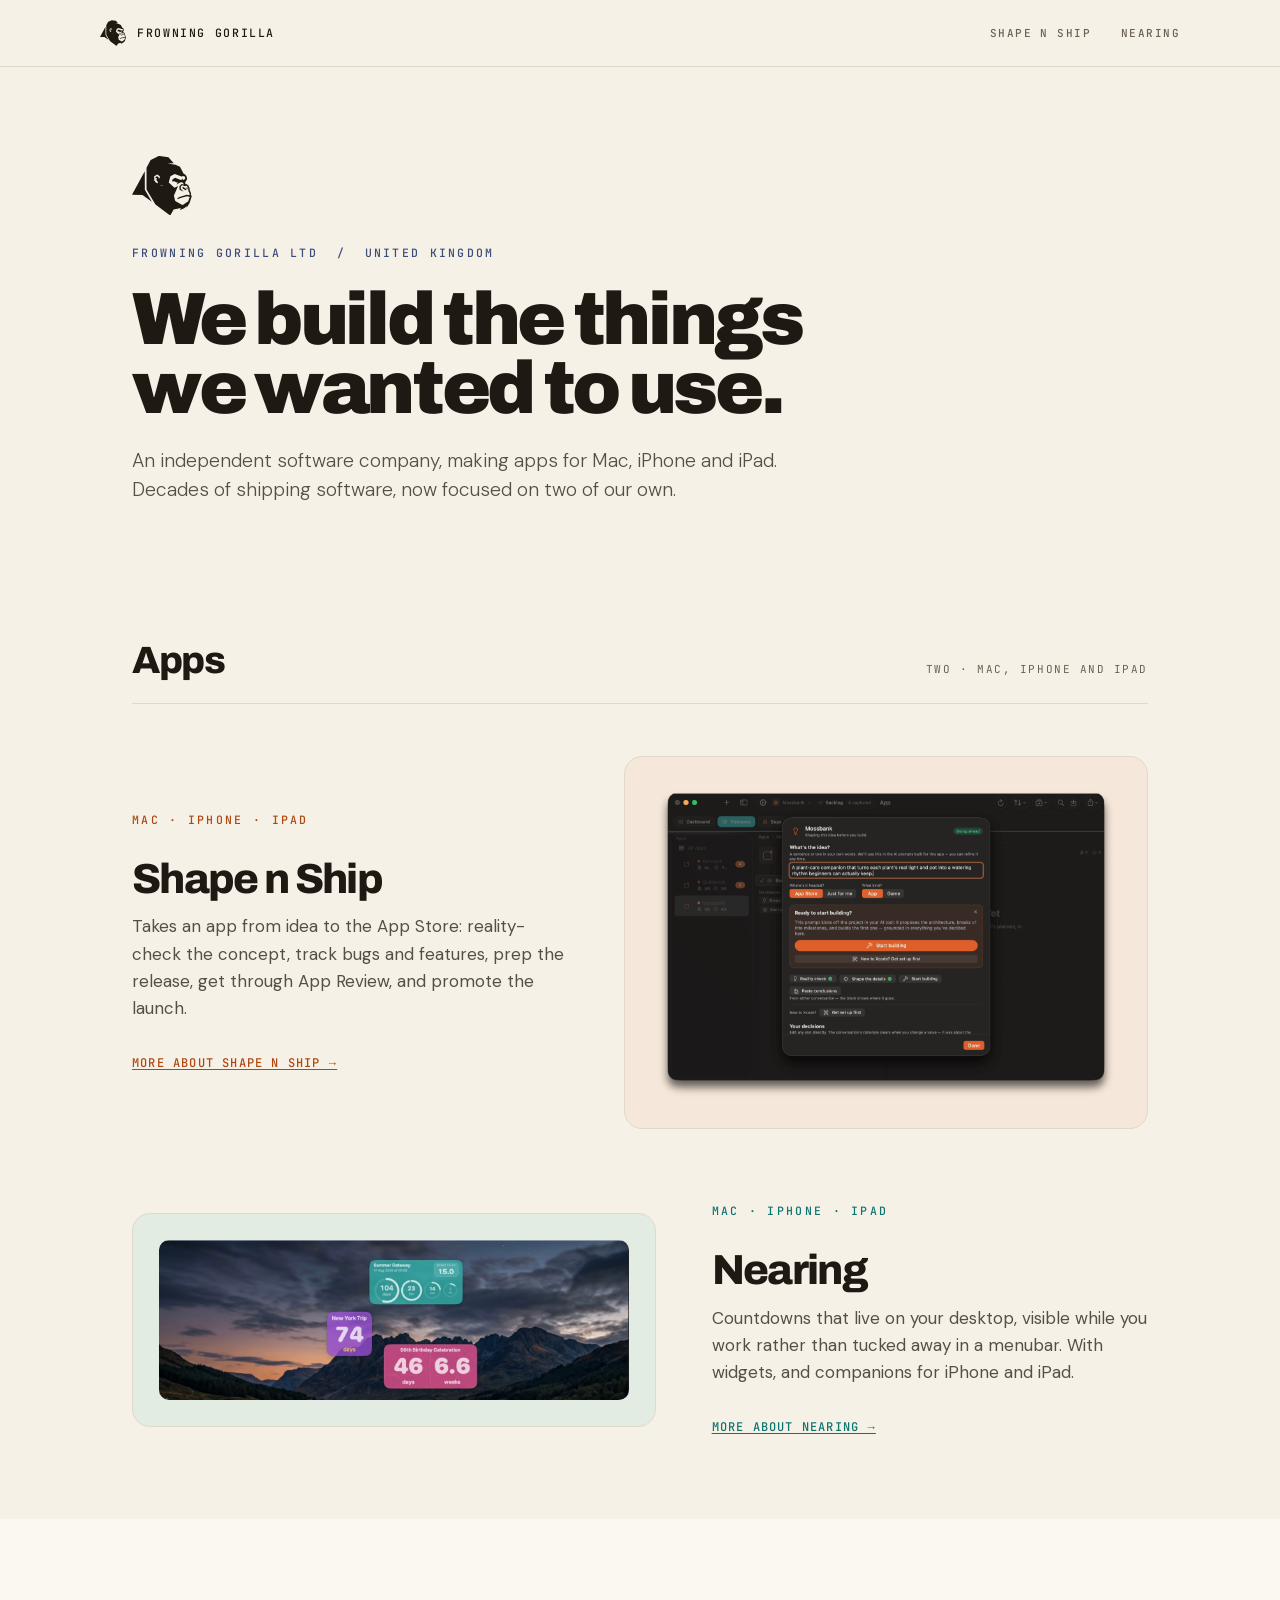
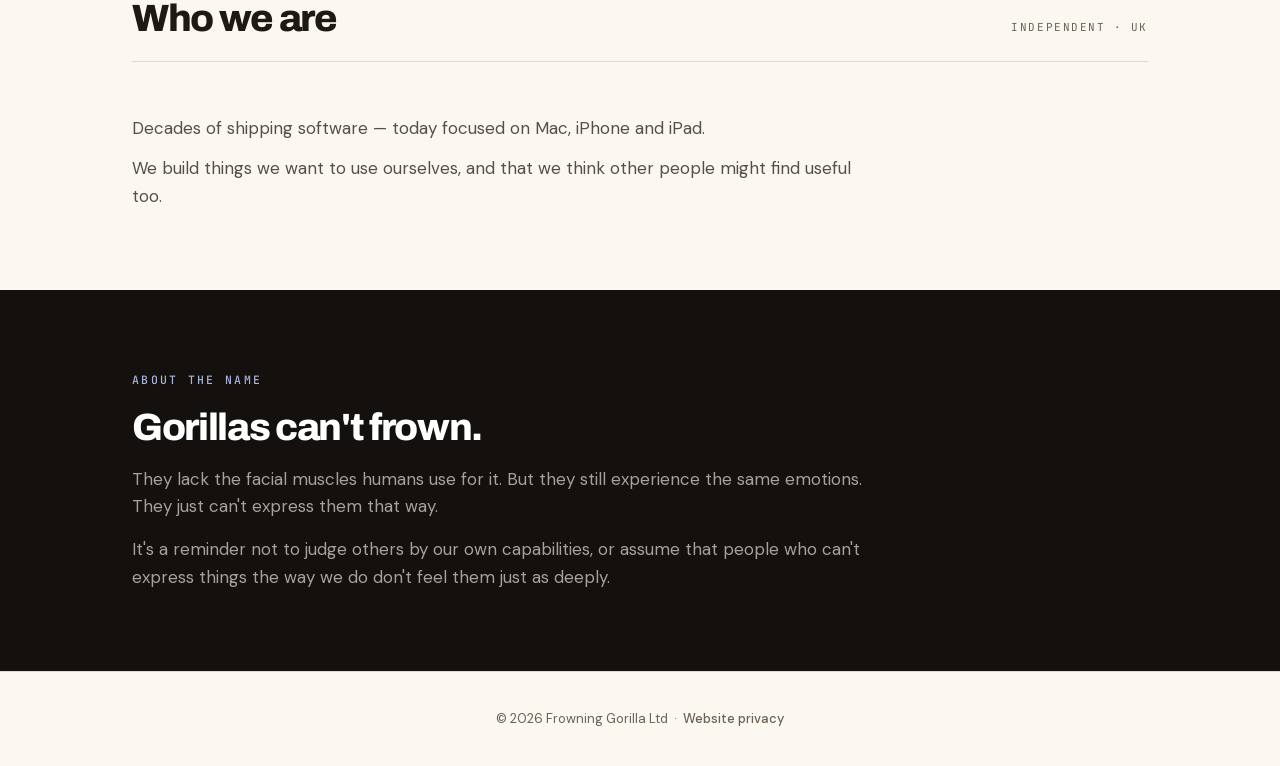
<file: index.html>
<!DOCTYPE html>
<html lang="en-GB">
<head>
  <meta charset="UTF-8">
  <meta name="viewport" content="width=device-width, initial-scale=1.0">
  <title>Frowning Gorilla Ltd — apps for Mac, iPhone and iPad</title>
  <meta name="description" content="Frowning Gorilla Ltd is an independent software company based in the UK, making apps for Mac, iPhone and iPad.">
  <link rel="stylesheet" href="styles.css">
</head>
<!--
  The company front, on the same Dark Studio system as the two landing pages.

  NO <style> BLOCK. This page used to carry one for the logo lockup and the app
  cards; both are now in styles.css under "COMPANY FRONT", because the layout is
  no longer unique to this page — it reuses the .lp-* block that shape-n-ship.html
  and nearing.html share. If a rule is needed here and nowhere else, put it in
  that block and say so; don't restart a local stylesheet.

  NO THEME CLASS on <body> — this is a company page, so it runs on company indigo
  (#3E4C7A). Each app row carries its OWN theme class, which is how the two brand
  accents both appear on one page without either owning it.

  `auto-theme` opts the page into the dark block in styles.css, matching both
  landing pages. The masked logo mark is part of that: the SVG is a navy
  illustration and was invisible on a dark page, so it takes --text now.

  APP STATUS — neither app is on the App Store yet. Availability is expressed
  ONLY by a store badge, never in prose, so publishing is a one-line change.
  When a store link exists, add the badge in the slot marked below and nowhere
  else. If you find yourself editing sentences to announce that an app is
  available, stop — avoiding that is the whole point of this shape.

  Deliberately NOT here: the "Launching soon" status pill the two landing pages
  carry. It would be a third place to edit on launch day, against the one-line
  rule above. The landing pages are where a visitor looking to buy ends up.
-->
<body class="fg auto-theme">

<nav class="site-nav" aria-label="Frowning Gorilla">
  <div class="site-nav-inner">
    <a class="site-nav-home" href="index.html" aria-current="page"><span class="mark" aria-hidden="true"></span>Frowning Gorilla</a>
    <ul>
      <li><a href="shape-n-ship.html">Shape n Ship</a></li>
      <li><a href="nearing.html">Nearing</a></li>
    </ul>
  </div>
</nav>

<header class="lp-hero">
  <div class="lp-wrap">
    <div class="lp-mark" role="img" aria-label="Frowning Gorilla"></div>
    <p class="lp-eyebrow">Frowning Gorilla Ltd &nbsp;/&nbsp; United Kingdom</p>
    <h1>We build the things we wanted to use.</h1>
    <p class="lp-lede">An independent software company, making apps for Mac, iPhone and iPad. Decades of shipping software, now focused on two of our own.</p>
  </div>
</header>

<main class="lp-main">

  <section class="lp-section">
    <div class="lp-wrap">
      <div class="lp-head">
        <h2>Apps</h2>
        <span class="note">Two &middot; Mac, iPhone and iPad</span>
      </div>

      <!--
        Each row carries its own theme class, so its eyebrow, link and the tint
        behind its screenshot come from that app's accent. See FIX 2 in
        styles.css for why a nested theme class needs the descendant selectors.

        The screenshots are the two apps' signature views, and each is framed by
        the stage rather than by itself — one is a transparent window capture,
        the other an opaque JPEG, and on their own pages they use different
        rules. See .lp-app-stage.
      -->
      <article class="lp-app theme-shape-n-ship">
        <div class="lp-app-copy">
          <p class="lp-eyebrow">Mac &middot; iPhone &middot; iPad</p>
          <h3>Shape n Ship</h3>
          <p>Takes an app from idea to the App Store: reality-check the concept, track bugs and features, prep the release, get through App Review, and promote the launch.</p>
          <p class="lp-app-link"><a href="shape-n-ship.html">More about Shape n Ship &rarr;</a></p>
          <!-- STORE BADGE SLOT — add here when a link exists. Nothing else changes. -->
        </div>
        <div class="lp-app-stage">
          <img src="shape-n-ship-concept-wizard.png" width="1474" height="1004" loading="lazy"
               alt="Shape n Ship's concept wizard, scoring an app idea against demand, competition and effort before any code is written">
        </div>
      </article>

      <article class="lp-app flip theme-nearing">
        <div class="lp-app-copy">
          <p class="lp-eyebrow">Mac &middot; iPhone &middot; iPad</p>
          <h3>Nearing</h3>
          <p>Countdowns that live on your desktop, visible while you work rather than tucked away in a menubar. With widgets, and companions for iPhone and iPad.</p>
          <p class="lp-app-link"><a href="nearing.html">More about Nearing &rarr;</a></p>
          <!-- STORE BADGE SLOT — add here when a link exists. Nothing else changes. -->
        </div>
        <div class="lp-app-stage">
          <img src="nearing-countdowns.jpg" width="1320" height="450" loading="lazy"
               alt="Three Nearing countdowns floating on a Mac desktop, in teal, purple and pink, each with rings for days, hours and minutes">
        </div>
      </article>

    </div>
  </section>

  <section class="lp-section alt">
    <div class="lp-wrap">
      <div class="lp-head">
        <h2>Who we are</h2>
        <span class="note">Independent &middot; UK</span>
      </div>
      <div class="lp-prose">
        <p>Decades of shipping software — today focused on Mac, iPhone and iPad.</p>
        <p>We build things we want to use ourselves, and that we think other people might find useful too.</p>
      </div>
    </div>
  </section>

  <!-- The one piece of storytelling on the site, so it gets the band rather
       than a third plain section. One column, no image — see .lp-band-solo. -->
  <section class="lp-band">
    <div class="lp-wrap">
      <div class="lp-band-solo">
        <p class="lp-eyebrow">About the name</p>
        <h2>Gorillas can't frown.</h2>
        <p>They lack the facial muscles humans use for it. But they still experience the same emotions. They just can't express them that way.</p>
        <p>It's a reminder not to judge others by our own capabilities, or assume that people who can't express things the way we do don't feel them just as deeply.</p>
      </div>
    </div>
  </section>

</main>

<footer class="lp-footer">
  <div class="lp-wrap">
    <p>© 2026 Frowning Gorilla Ltd &nbsp;·&nbsp; <a href="site-privacy.html">Website privacy</a></p>
  </div>
</footer>

</body>
</html>
</file>
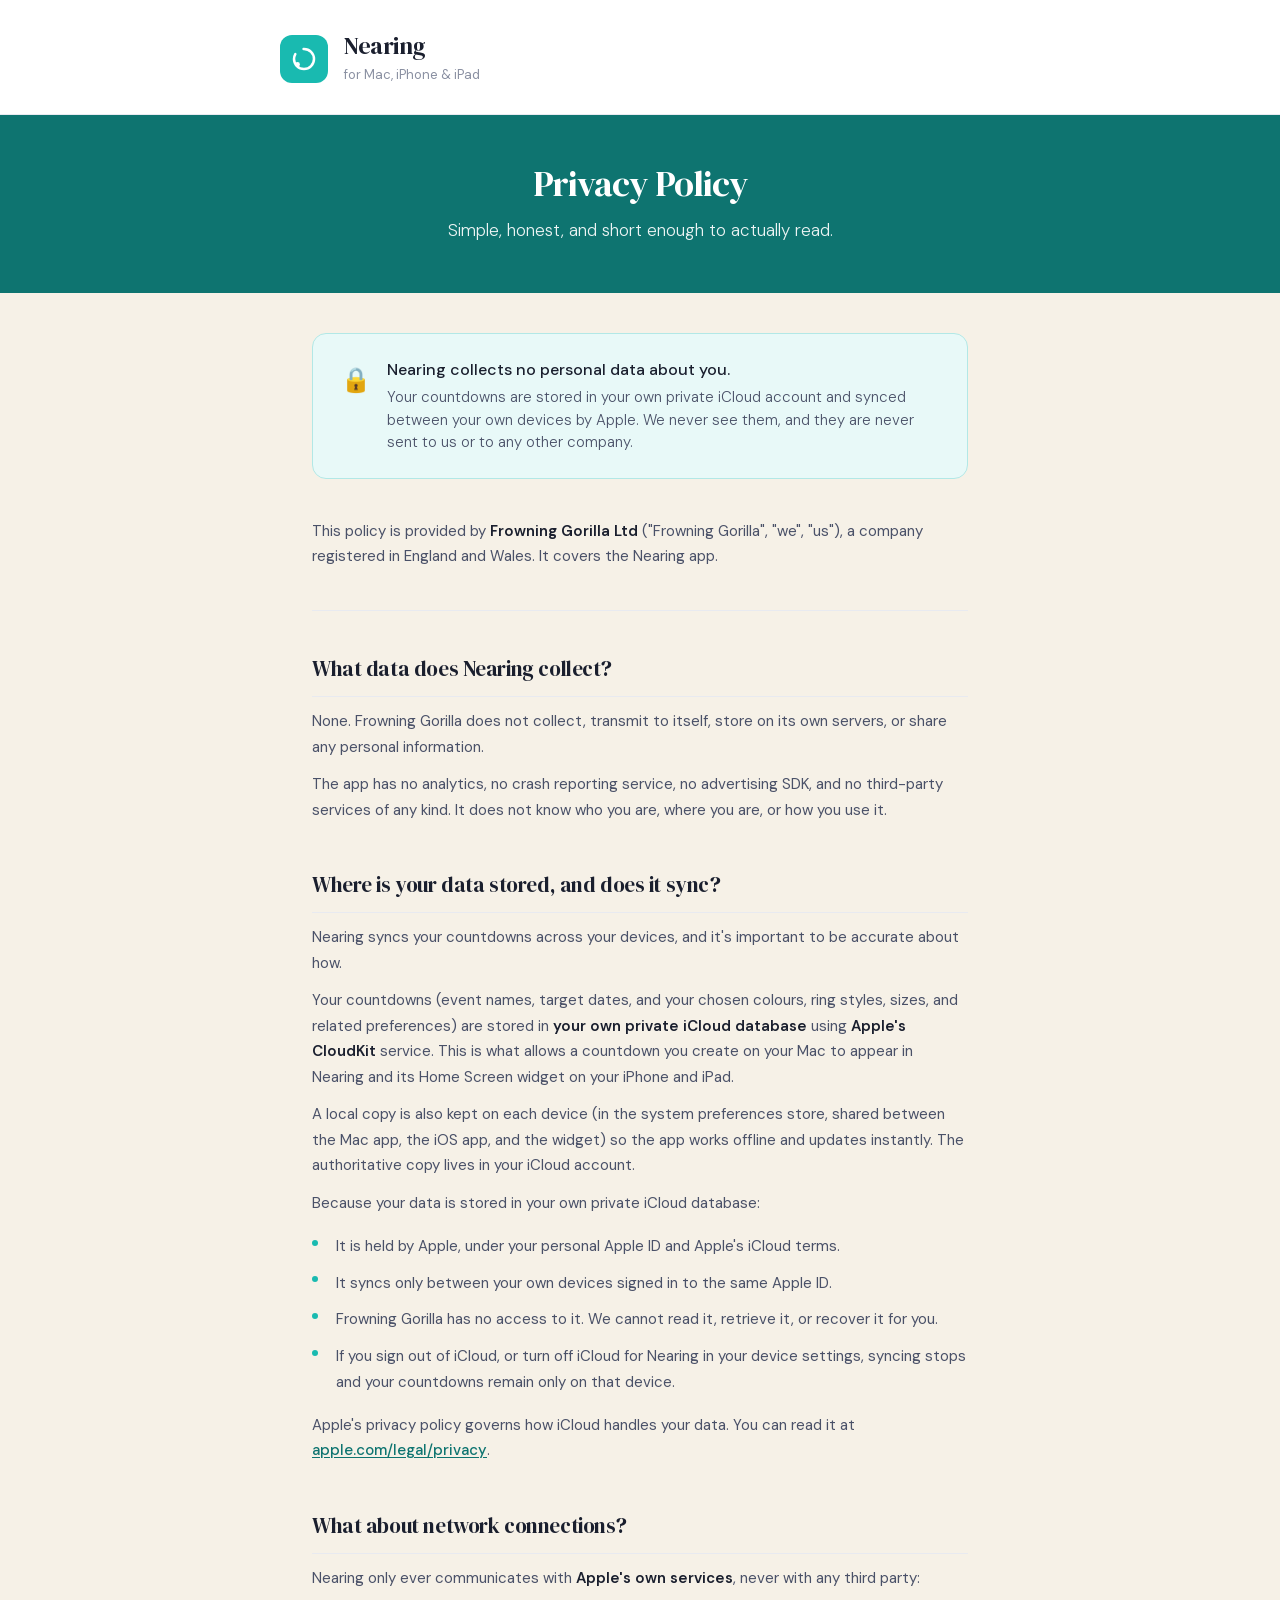
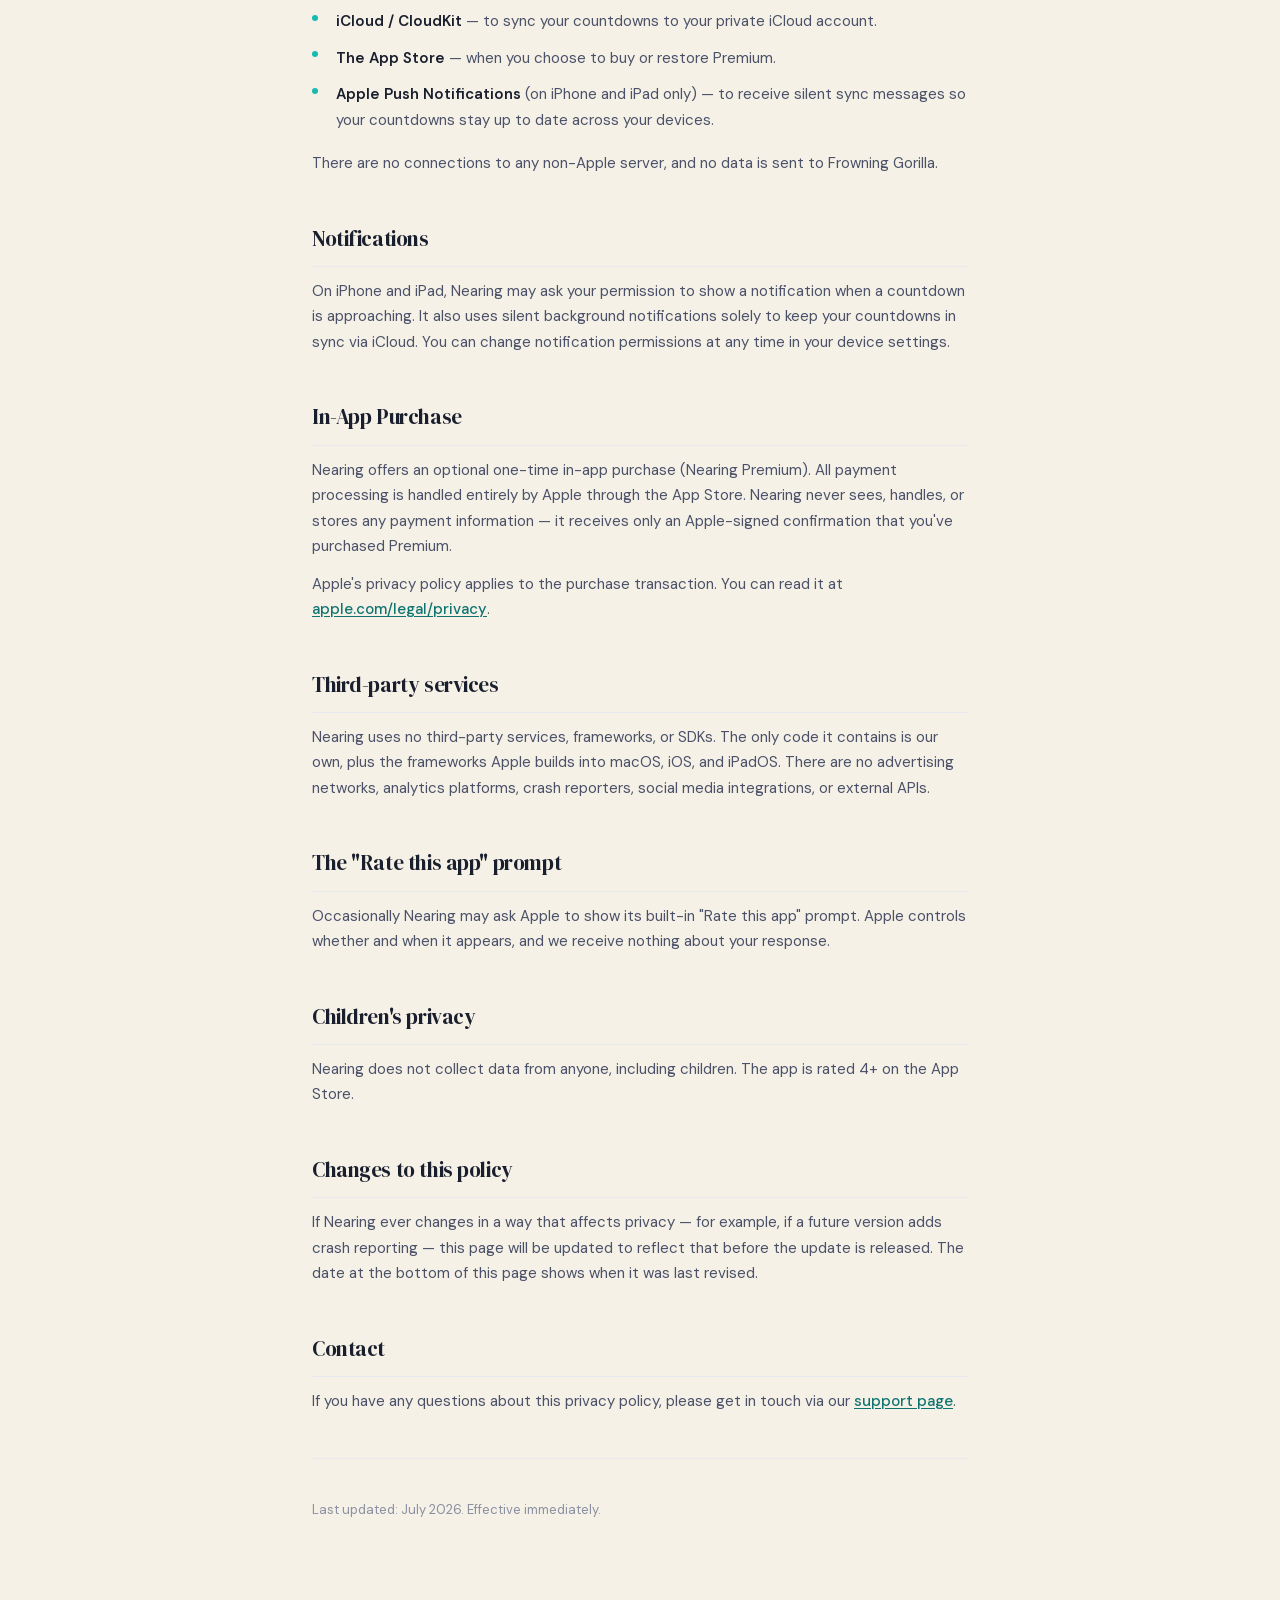
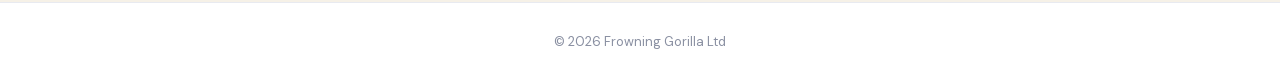
<file: nearing-privacy.html>
<!DOCTYPE html>
<html lang="en">
<head>
  <meta charset="UTF-8">
  <meta name="viewport" content="width=device-width, initial-scale=1.0">
  <title>Privacy Policy — Nearing</title>
  <link rel="stylesheet" href="styles.css">
</head>
<body class="fg theme-nearing">

<header>
  <div class="header-inner">
    <div class="app-icon">
      <!-- Countdown ring mark in SVG -->
      <svg viewBox="0 0 28 28" fill="none" xmlns="http://www.w3.org/2000/svg">
        <circle cx="14" cy="14" r="10" stroke="white" stroke-width="2.5"
                stroke-linecap="round" stroke-dasharray="52 10"
                transform="rotate(-90 14 14)"/>
        <circle cx="7.5" cy="19.5" r="2.4" fill="white"/>
      </svg>
    </div>
    <div class="header-text">
      <h1><a href="nearing.html">Nearing</a></h1>
      <p>for Mac, iPhone &amp; iPad</p>
    </div>
  </div>
</header>

<div class="hero">
  <h2>Privacy Policy</h2>
  <p>Simple, honest, and short enough to actually read.</p>
</div>

<div class="callout">
  <div class="callout-card">
    <div class="icon">🔒</div>
    <p>
      Nearing collects no personal data about you.
      <span>Your countdowns are stored in your own private iCloud account and synced between your own devices by Apple. We never see them, and they are never sent to us or to any other company.</span>
    </p>
  </div>
</div>

<main>

  <div class="intro">
    <p>This policy is provided by <strong>Frowning Gorilla Ltd</strong> ("Frowning Gorilla", "we", "us"), a company registered in England and Wales. It covers the Nearing app.</p>
  </div>

  <hr class="rule">

  <section>
    <h3>What data does Nearing collect?</h3>
    <p>None. Frowning Gorilla does not collect, transmit to itself, store on its own servers, or share any personal information.</p>
    <p>The app has no analytics, no crash reporting service, no advertising SDK, and no third-party services of any kind. It does not know who you are, where you are, or how you use it.</p>
  </section>

  <section>
    <h3>Where is your data stored, and does it sync?</h3>
    <p>Nearing syncs your countdowns across your devices, and it's important to be accurate about how.</p>
    <p>Your countdowns (event names, target dates, and your chosen colours, ring styles, sizes, and related preferences) are stored in <strong>your own private iCloud database</strong> using <strong>Apple's CloudKit</strong> service. This is what allows a countdown you create on your Mac to appear in Nearing and its Home Screen widget on your iPhone and iPad.</p>
    <p>A local copy is also kept on each device (in the system preferences store, shared between the Mac app, the iOS app, and the widget) so the app works offline and updates instantly. The authoritative copy lives in your iCloud account.</p>
    <p>Because your data is stored in your own private iCloud database:</p>
    <ul>
      <li>It is held by Apple, under your personal Apple ID and Apple's iCloud terms.</li>
      <li>It syncs only between your own devices signed in to the same Apple ID.</li>
      <li>Frowning Gorilla has no access to it. We cannot read it, retrieve it, or recover it for you.</li>
      <li>If you sign out of iCloud, or turn off iCloud for Nearing in your device settings, syncing stops and your countdowns remain only on that device.</li>
    </ul>
    <p>Apple's privacy policy governs how iCloud handles your data. You can read it at <a href="https://www.apple.com/legal/privacy/" target="_blank" rel="noopener">apple.com/legal/privacy</a>.</p>
  </section>

  <section>
    <h3>What about network connections?</h3>
    <p>Nearing only ever communicates with <strong>Apple's own services</strong>, never with any third party:</p>
    <ul>
      <li><strong>iCloud / CloudKit</strong> — to sync your countdowns to your private iCloud account.</li>
      <li><strong>The App Store</strong> — when you choose to buy or restore Premium.</li>
      <li><strong>Apple Push Notifications</strong> (on iPhone and iPad only) — to receive silent sync messages so your countdowns stay up to date across your devices.</li>
    </ul>
    <p>There are no connections to any non-Apple server, and no data is sent to Frowning Gorilla.</p>
  </section>

  <section>
    <h3>Notifications</h3>
    <p>On iPhone and iPad, Nearing may ask your permission to show a notification when a countdown is approaching. It also uses silent background notifications solely to keep your countdowns in sync via iCloud. You can change notification permissions at any time in your device settings.</p>
  </section>

  <section>
    <h3>In-App Purchase</h3>
    <p>Nearing offers an optional one-time in-app purchase (Nearing Premium). All payment processing is handled entirely by Apple through the App Store. Nearing never sees, handles, or stores any payment information — it receives only an Apple-signed confirmation that you've purchased Premium.</p>
    <p>Apple's privacy policy applies to the purchase transaction. You can read it at <a href="https://www.apple.com/legal/privacy/" target="_blank" rel="noopener">apple.com/legal/privacy</a>.</p>
  </section>

  <section>
    <h3>Third-party services</h3>
    <p>Nearing uses no third-party services, frameworks, or SDKs. The only code it contains is our own, plus the frameworks Apple builds into macOS, iOS, and iPadOS. There are no advertising networks, analytics platforms, crash reporters, social media integrations, or external APIs.</p>
  </section>

  <section>
    <h3>The "Rate this app" prompt</h3>
    <p>Occasionally Nearing may ask Apple to show its built-in "Rate this app" prompt. Apple controls whether and when it appears, and we receive nothing about your response.</p>
  </section>

  <section>
    <h3>Children's privacy</h3>
    <p>Nearing does not collect data from anyone, including children. The app is rated 4+ on the App Store.</p>
  </section>

  <section>
    <h3>Changes to this policy</h3>
    <p>If Nearing ever changes in a way that affects privacy — for example, if a future version adds crash reporting — this page will be updated to reflect that before the update is released. The date at the bottom of this page shows when it was last revised.</p>
  </section>

  <section>
    <h3>Contact</h3>
    <p>If you have any questions about this privacy policy, please get in touch via our <a href="nearing-support.html">support page</a>.</p>
  </section>

  <hr class="rule">

  <p style="font-size:0.8125rem; color: var(--ink-soft);">
    Last updated: July 2026. Effective immediately.
  </p>

</main>

<footer>
  <p>© 2026 Frowning Gorilla Ltd</p>
</footer>

</body>
</html>
</file>
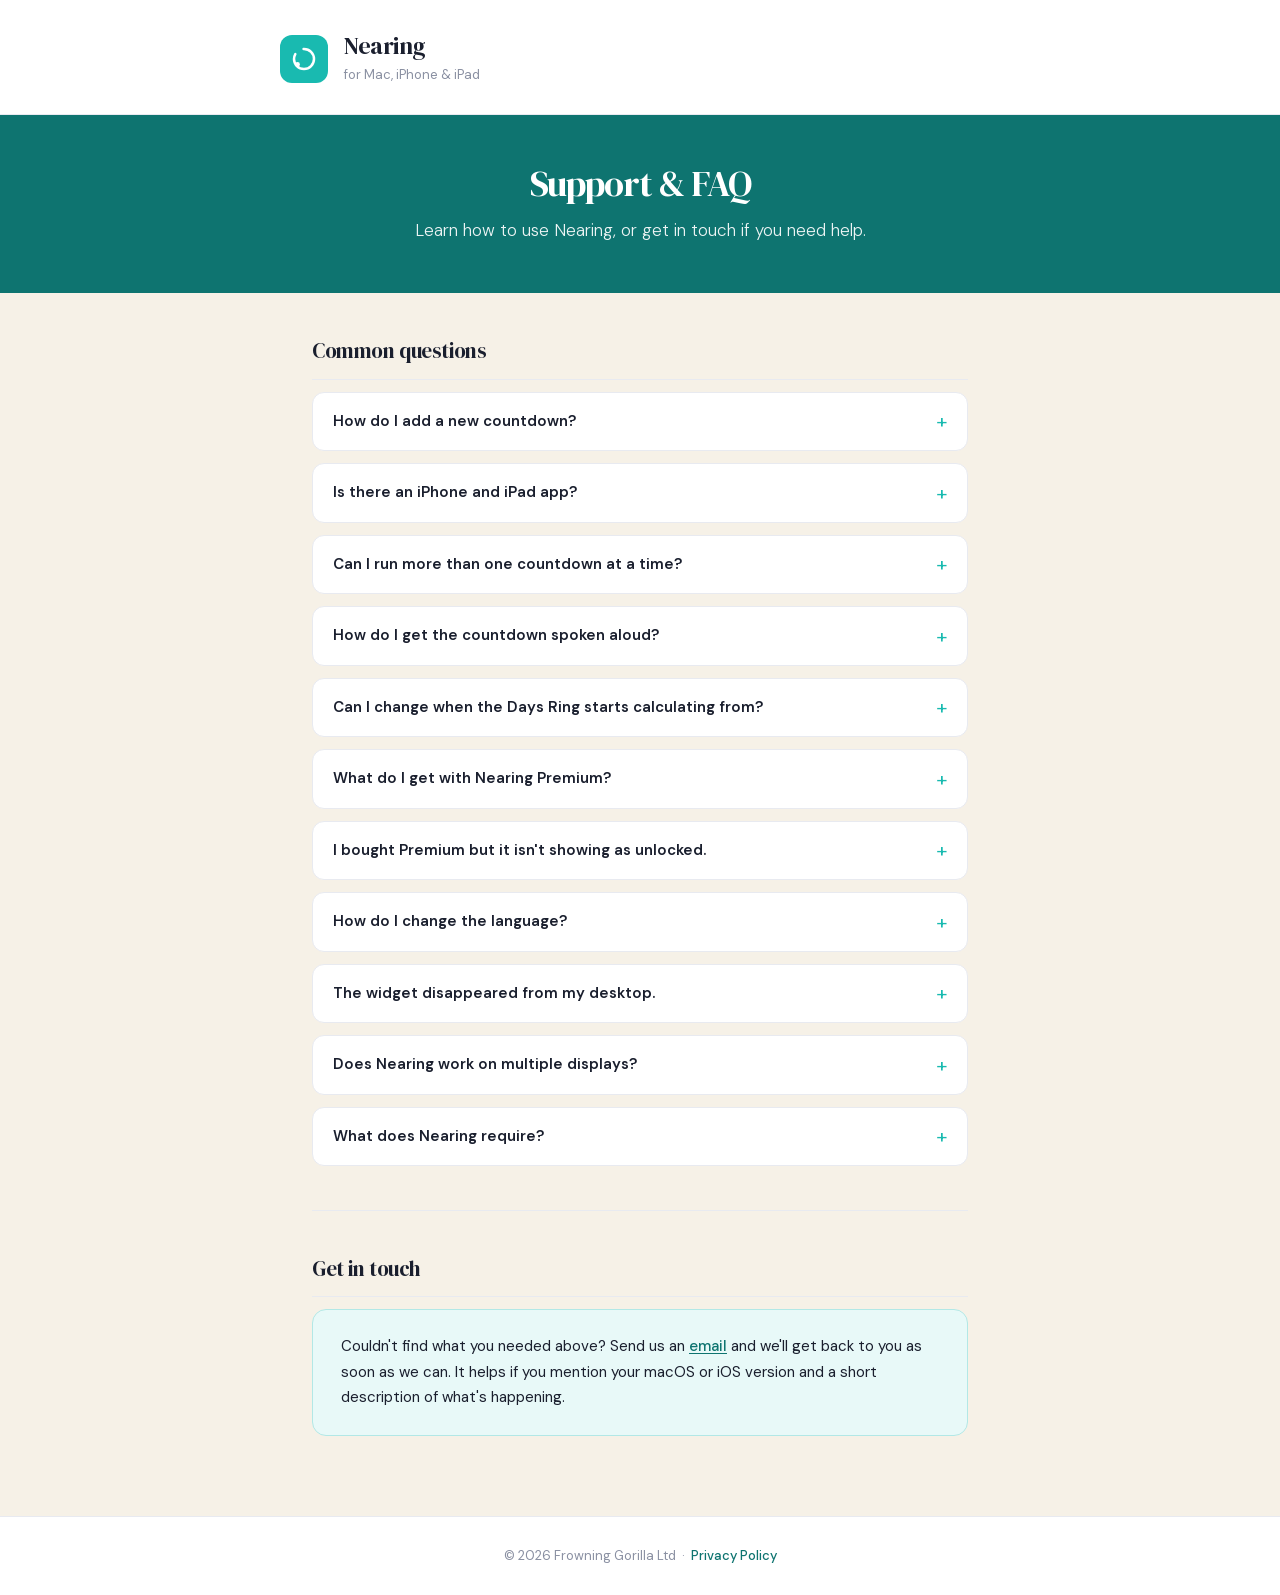
<file: nearing-support.html>
<!DOCTYPE html>
<html lang="en">
<head>
  <meta charset="UTF-8">
  <meta name="viewport" content="width=device-width, initial-scale=1.0">
  <title>Support &amp; FAQ — Nearing</title>
  <link rel="stylesheet" href="styles.css">
</head>
<body class="fg theme-nearing">

<header>
  <div class="header-inner">
    <div class="app-icon">
      <!-- Countdown ring mark in SVG -->
      <svg viewBox="0 0 28 28" fill="none" xmlns="http://www.w3.org/2000/svg">
        <circle cx="14" cy="14" r="10" stroke="white" stroke-width="2.5"
                stroke-linecap="round" stroke-dasharray="52 10"
                transform="rotate(-90 14 14)"/>
        <circle cx="7.5" cy="19.5" r="2.4" fill="white"/>
      </svg>
    </div>
    <div class="header-text">
      <h1><a href="nearing.html">Nearing</a></h1>
      <p>for Mac, iPhone &amp; iPad</p>
    </div>
  </div>
</header>

<div class="hero">
  <h2>Support &amp; FAQ</h2>
  <p>Learn how to use Nearing, or get in touch if you need help.</p>
</div>

<main>

  <section>
    <h3>Common questions</h3>

    <details>
      <summary>How do I add a new countdown?</summary>
      <div class="answer">
        <p>On your Mac, click the gear icon on any floating widget, or use the menu bar (⌘,) to open the Manage Countdowns panel. Click the + button to add a new countdown.</p>
      </div>
    </details>

    <details>
      <summary>Is there an iPhone and iPad app?</summary>
      <div class="answer">
        <p>Yes — Nearing is a single app for Mac, iPhone, and iPad. Install it on your iPhone or iPad, sign in to the same iCloud account as your Mac, and your countdowns appear automatically. You can view them in the app and pin them to your Home Screen as widgets.</p>
        <p>Countdowns are created and edited on your Mac — the iPhone and iPad app is for keeping them in view wherever you are.</p>
      </div>
    </details>

    <details>
      <summary>Can I run more than one countdown at a time?</summary>
      <div class="answer">
        <p>Yes — free users can run up to three simultaneous countdowns. Nearing Premium removes that limit entirely.</p>
      </div>
    </details>

    <details>
      <summary>How do I get the countdown spoken aloud?</summary>
      <div class="answer">
        <p>Nearing can read your remaining time aloud using text-to-speech, adapting what it says based on the time left: reading weeks and days when the event is far off, down to hours, minutes, and seconds on the final day.</p>
        <img src="nearing-announce-countdown.png" alt="Announce countdown settings">
        <p>In the countdown settings, you have two scheduling modes:</p>
        <ul>
          <li><strong>Auto Mode (Default):</strong> Announcements intelligently become more frequent as your event approaches (shifting from weekly, to daily, to hourly, right down to every minute in the final stretch). It also guarantees announcements on major milestones (1 week, 1 day, 1 hour to go).</li>
          <li><strong>Manual Mode:</strong> Turn off "Auto" to set a fixed interval (e.g. Every day, Every hour). If you select "Every day", you can pick the exact time of day you want the announcement.</li>
        </ul>
        <p><strong>Quiet Hours:</strong> When using Manual Mode, you can enable Quiet Hours to prevent announcements during the night or while you are working.</p>
      </div>
    </details>

    <details>
      <summary>Can I change when the Days Ring starts calculating from?</summary>
      <div class="answer">
        <p>Yes. The large outer "Days" ring visually tracks the entire duration of your wait, depleting as your event gets closer. By default, this ring begins calculating from the moment you create the countdown.</p>
        <img src="nearing-days-ring-start-date.png" alt="Days ring custom start date setting">
        <p class="caption">Set any past date to anchor the start of your countdown.</p>
        <img src="nearing-days-ring-in-use.png" alt="Days ring in use on the widget">
        <p class="caption">The days ring depletes based on the total time between the start date and the event date.</p>
        <p>If you've already been waiting a while before adding the event to Nearing, you can set a <strong>custom start date in the past</strong>. This ensures the visual progress of the Days Ring accurately reflects the true length of your wait. To do this, open your countdown settings and adjust the date under the "Days Ring" section.</p>
      </div>
    </details>

    <details>
      <summary>What do I get with Nearing Premium?</summary>
      <div class="answer">
        <p>Nearing Premium is a one-time, lifetime purchase that unlocks the full set of customisation options and removes the free-tier limits. Here is what is included:</p>
        <ul>
          <li><strong>Unlimited countdowns:</strong> Free users can create up to 3 countdowns. Premium removes the limit, so you can track as many events as you like — birthdays, holidays, deadlines, launches, anniversaries — side by side.</li>
          <li><strong>Every background colour:</strong> The free version comes in teal. Premium unlocks the full palette of 11 background colours, so you can match each countdown to the mood of the event — warm yellow for a holiday, deep indigo for a launch, classic black for a formal occasion.</li>
          <li><strong>Rainbow and single-colour rings:</strong> By default, ring colours adjust automatically to suit the background. Premium adds two extra ring styles: a vibrant rainbow palette and a single-colour override, letting you fine-tune the look of each widget.</li>
          <li><strong>Compact widget size:</strong> The standard widget shows four rings side by side. Premium adds a compact size — a smaller, square widget that highlights the headline number, ideal for tucking into the corner of your screen.</li>
          <li><strong>Adjustable opacity:</strong> Free widgets are fully opaque. With Premium you can dial each widget's transparency up or down, so it blends gently into your desktop instead of dominating it.</li>
          <li><strong>A cleaner interface:</strong> Upgrade prompts and reminders disappear once you're on Premium, leaving a tidier Manage Countdowns window.</li>
        </ul>
        <p><strong>A few other things worth knowing:</strong></p>
        <ul>
          <li>It's a one-time purchase. No subscription, no renewals — buy it once and it's yours for good.</li>
          <li>One purchase covers everything. Nearing is a single app across Mac, iPhone, and iPad — buy Premium once and it applies everywhere.</li>
          <li>Family Sharing is supported. Anyone in your Family Sharing group gets Premium too.</li>
          <li>Restore on any device. Signed in with the same Apple Account? Just open the upgrade screen and tap Restore to bring your purchase across.</li>
        </ul>
        <p><em>Note: Spoken countdown announcements, large-text mode, always-on-top, and the celebration animation when a countdown completes remain free and unchanged for everyone.</em></p>
      </div>
    </details>

    <details>
      <summary>I bought Premium but it isn't showing as unlocked.</summary>
      <div class="answer">
        <p>Open the Manage Countdowns panel and tap <strong>Restore Purchase</strong> at the bottom of the window. This syncs your purchase with the App Store and should unlock Premium immediately. If the problem persists, please get in touch below.</p>
      </div>
    </details>

    <details>
      <summary>How do I change the language?</summary>
      <div class="answer">
        <p>Open the Manage Countdowns panel (⌘,). At the bottom of the window there's a language picker. Changing the language requires a relaunch — Nearing will prompt you to restart automatically.</p>
      </div>
    </details>

    <details>
      <summary>The widget disappeared from my desktop.</summary>
      <div class="answer">
        <p>Nearing's Mac widgets are floating windows — they can sometimes end up off-screen if your display configuration changes. Open the Manage Countdowns panel, delete the affected countdown, and add it again. Your settings will need to be re-entered but the countdown will reappear.</p>
      </div>
    </details>

    <details>
      <summary>Does Nearing work on multiple displays?</summary>
      <div class="answer">
        <p>Yes — you can drag Nearing's widgets to any connected display. Their position is saved per-display when possible.</p>
      </div>
    </details>

    <details>
      <summary>What does Nearing require?</summary>
      <div class="answer">
        <p>Nearing requires macOS 13 Ventura or later on the Mac, and iOS 17 or later on iPhone and iPad.</p>
      </div>
    </details>

  </section>

  <hr class="rule">

  <section>
    <h3>Get in touch</h3>
    <div class="contact-card">
      <p>Couldn't find what you needed above? Send us an <a id="contact-email" href="#">email</a> and we'll get back to you as soon as we can. It helps if you mention your macOS or iOS version and a short description of what's happening.</p>
    </div>
    <!-- Contact is an email link, obfuscated by the script at the foot of the page.
         The site has no forms and no form service — see site-privacy.html. -->
  </section>

</main>

<footer>
  <p>© 2026 Frowning Gorilla Ltd &nbsp;·&nbsp; <a href="nearing-privacy.html">Privacy Policy</a></p>
</footer>

<script>
  (function () {
    var user = 'support';
    var domain = 'frowning-gorilla.com';
    var link = document.getElementById('contact-email');
    if (link) {
      link.href = 'mailto:' + user + '@' + domain;
    }
  })();
</script>

</body>
</html>
</file>
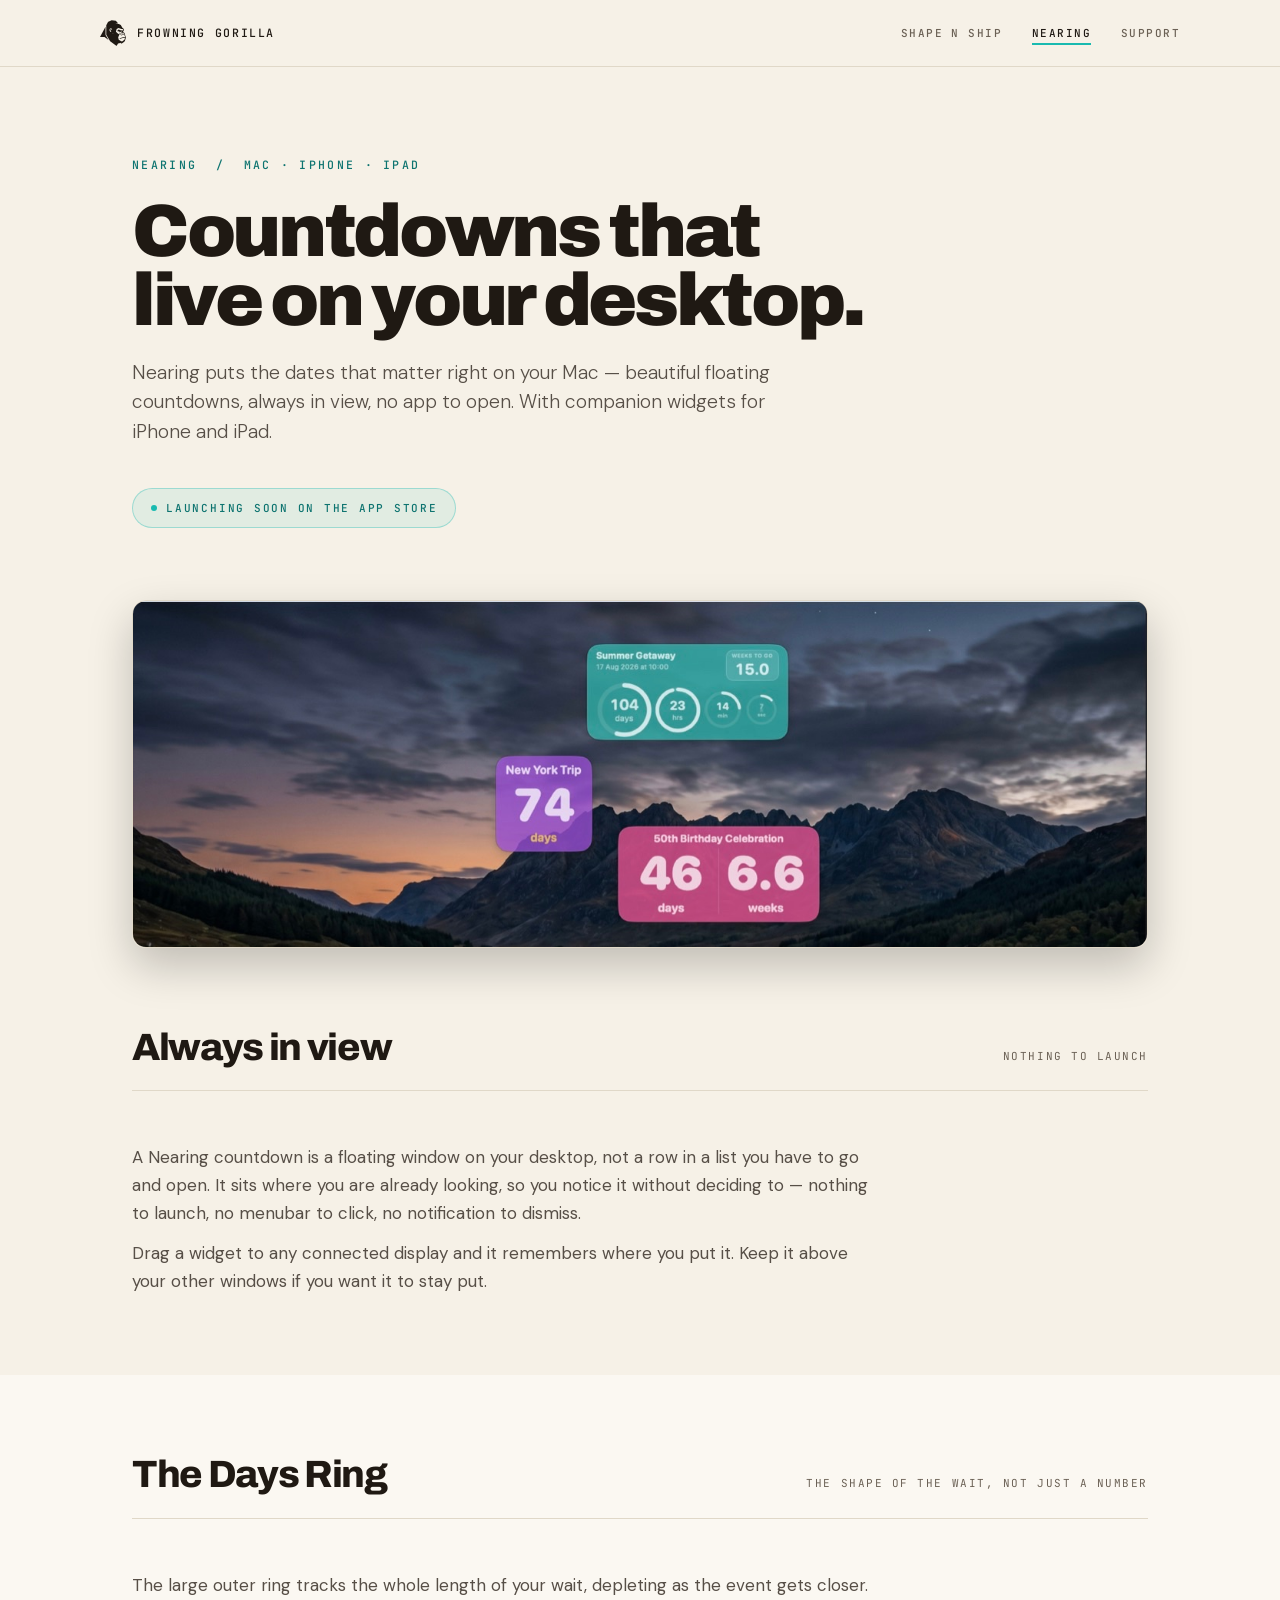
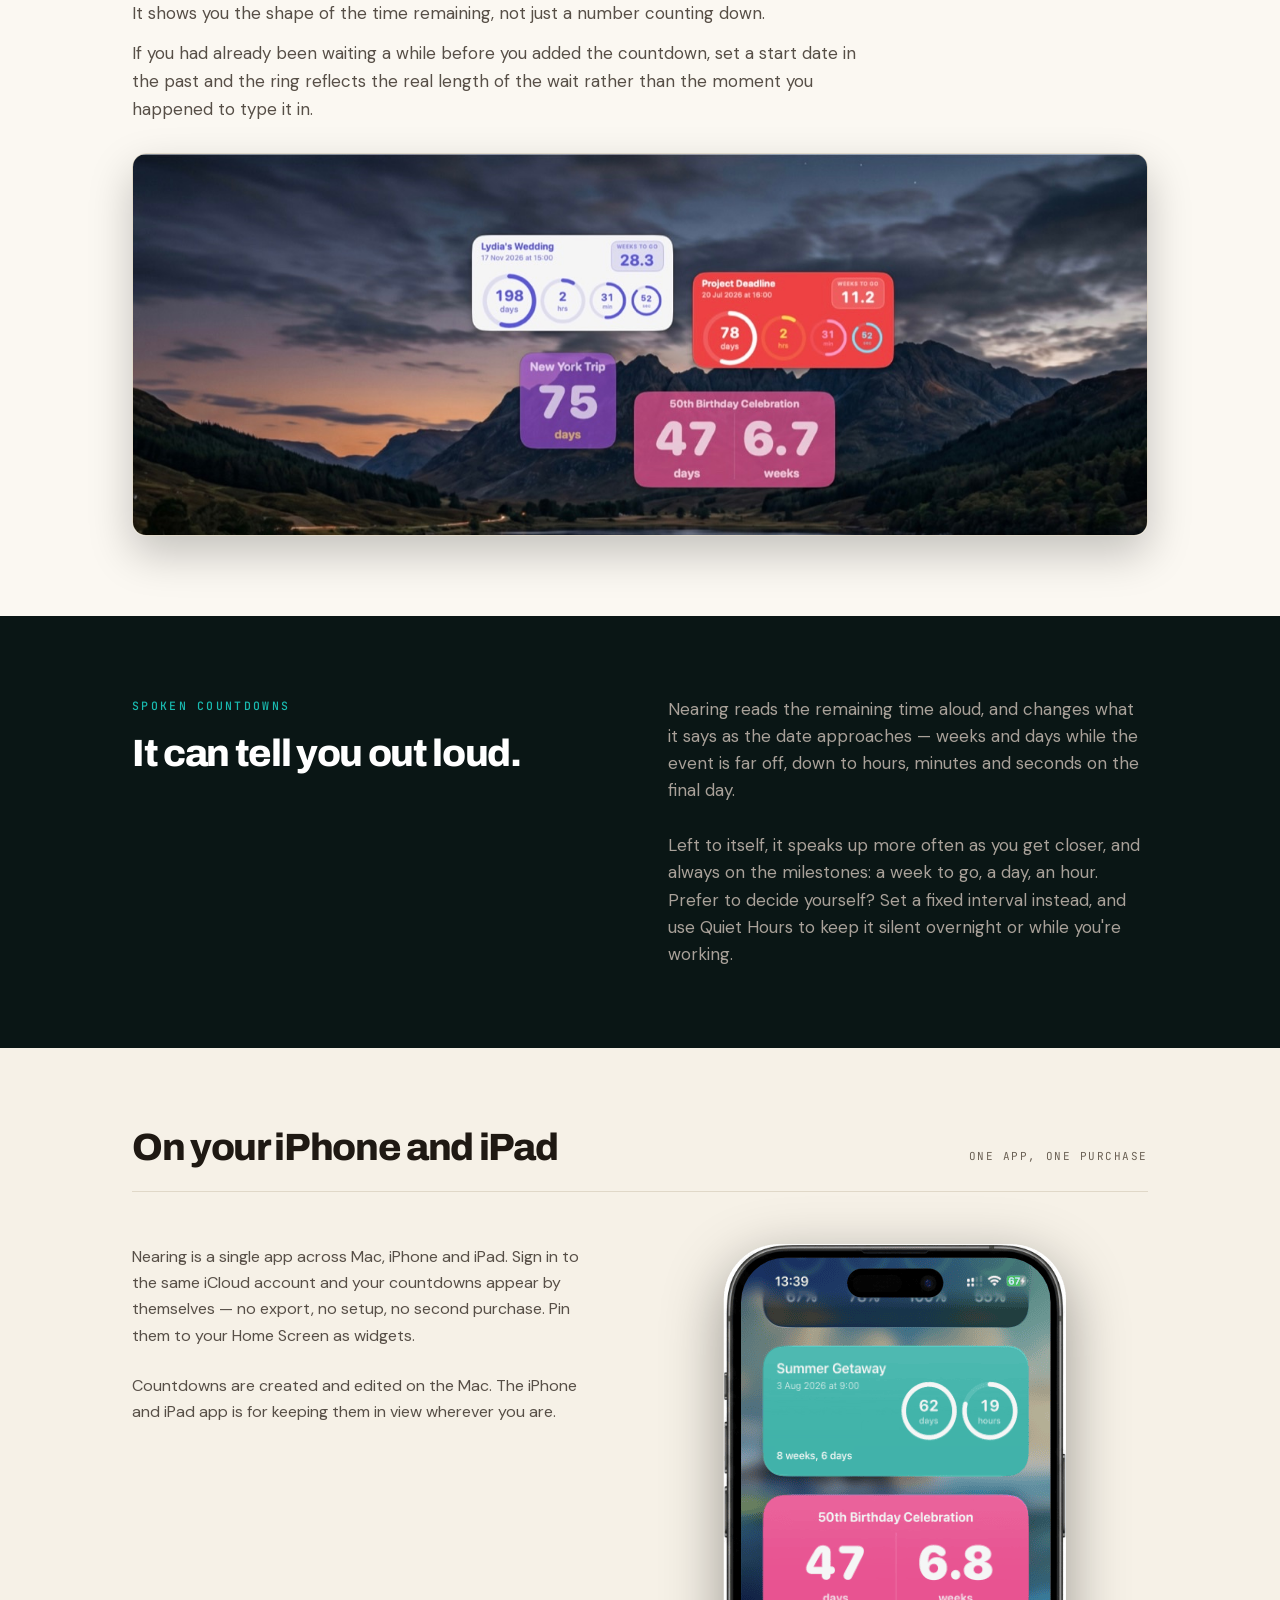
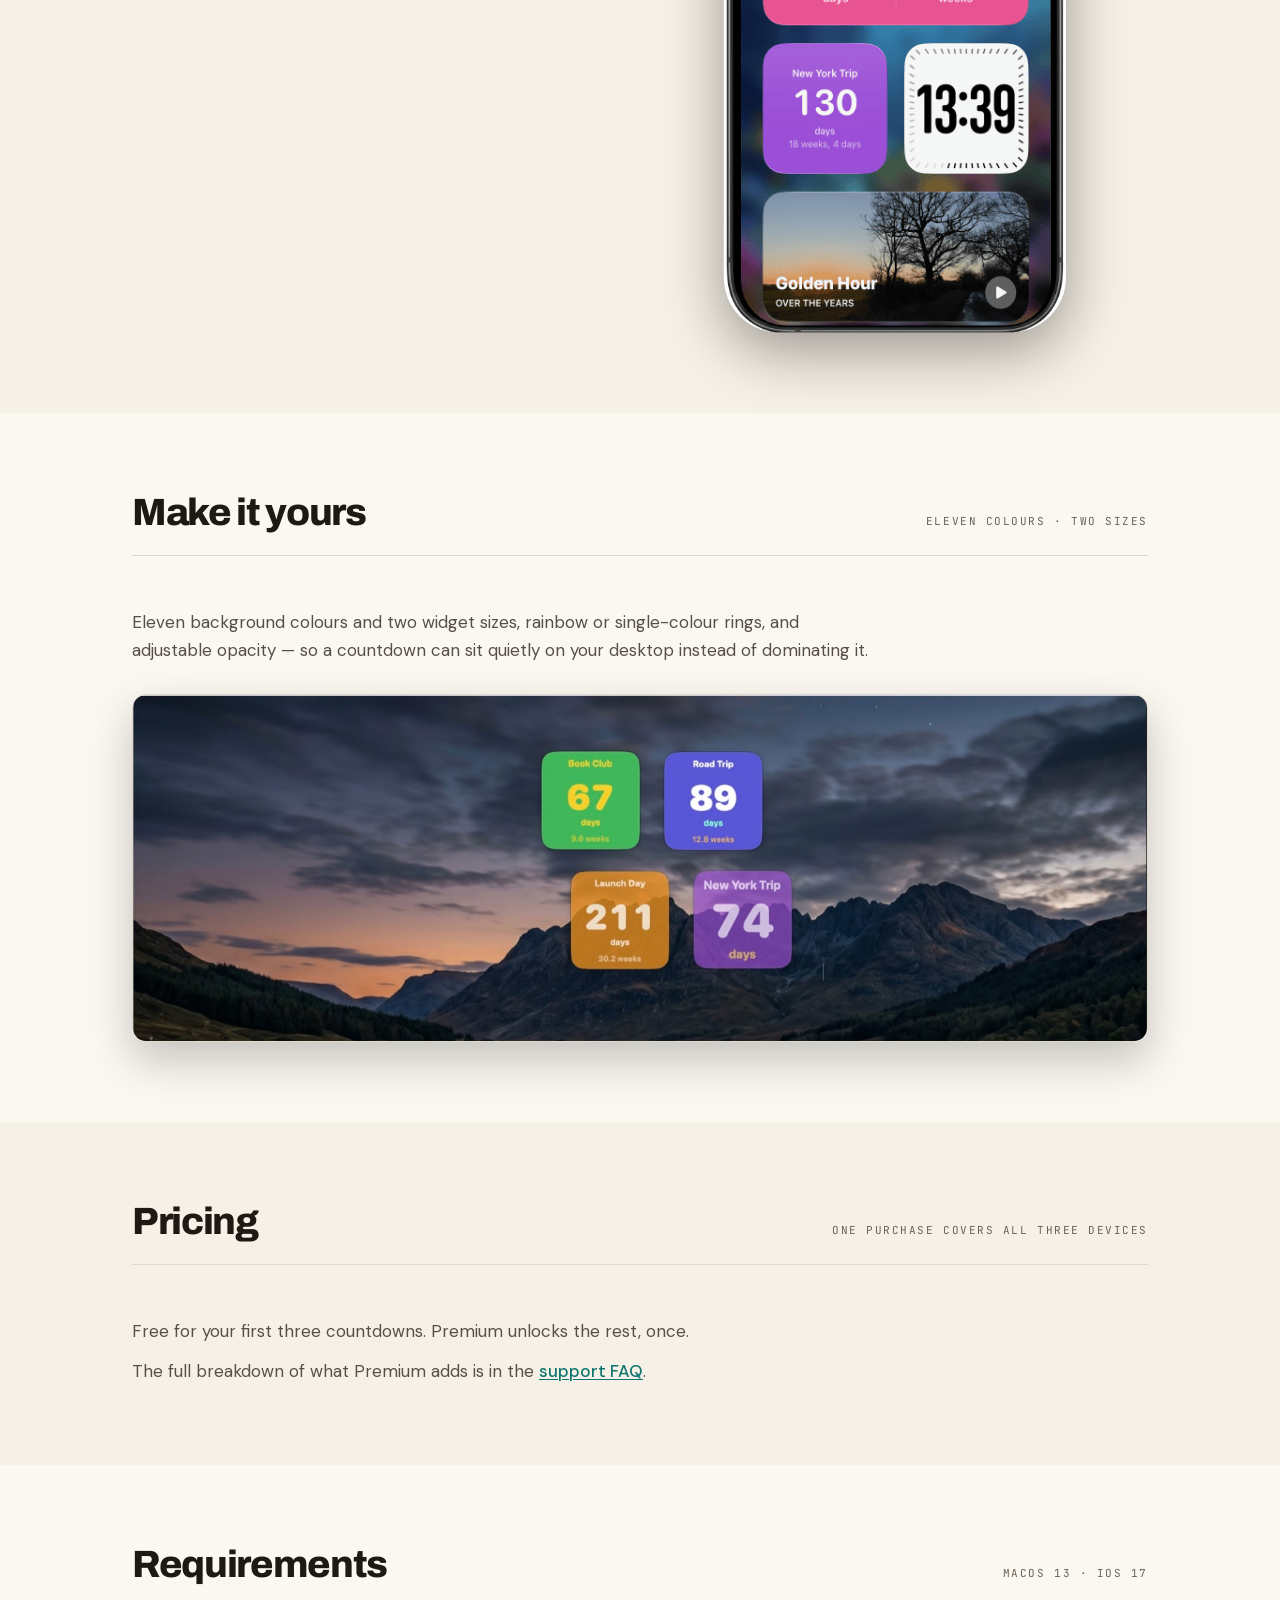
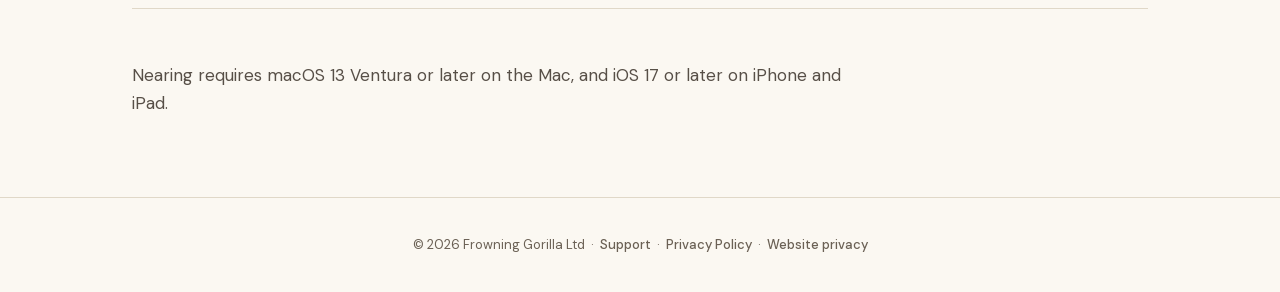
<file: nearing.html>
<!DOCTYPE html>
<html lang="en-GB">
<head>
  <meta charset="UTF-8">
  <meta name="viewport" content="width=device-width, initial-scale=1.0">
  <title>Nearing — countdowns that live on your desktop</title>
  <meta name="description" content="Nearing puts the dates that matter right on your Mac — floating countdowns, always in view, no app to open. With companion widgets for iPhone and iPad.">
  <link rel="stylesheet" href="styles.css">
</head>
<!--
  Every claim below is grounded in nearing-support.html or nearing-privacy.html.
  Nothing is carried over from the predecessor's old marketing — its stated
  requirements differed (macOS 14 vs Nearing's macOS 13), which is exactly the
  trap. If you add a feature claim here, it must be true of Nearing specifically.

  The page leads on persistent desktop presence throughout. That is the product's
  actual differentiator and it is the line the site should hold consistently.

  Pricing here is a deliberate SUBSET of the canonical formula, which lives in
  the support FAQ. A subset cannot contradict its source; a parallel copy can.
  Don't expand it into a full free/Premium breakdown. See CLAUDE.md.

  LAYOUT — this page carries no <style> block of its own. The .lp-* rules are in
  styles.css under "LANDING PAGES", shared with shape-n-ship.html. If a rule is
  needed here and nowhere else, prove that before adding it locally: the two
  landing pages drifting apart is the thing that shared block exists to prevent.

  `auto-theme` opts the page into the prefers-color-scheme block in styles.css.
  Both apps support light and dark, so the site follows the visitor's setting
  rather than picking for them. Remove the word and the page is light-only.

  SCREENSHOTS — three of them are JPEGs and use .lp-figure, which frames them.
  The iPhone shot is a transparent device cutout and uses .lp-device, which must
  NOT be framed — a border would trace a rectangle the device doesn't have. A
  third rule, .shot, is for the self-framed window captures on shape-n-ship.html.
  Which one applies depends on how the file was exported, not on which page it
  sits on. See the notes in styles.css.

  The three JPEGs were cropped from the App Store screenshots to remove the
  marketing headline baked into each one — on the store that headline is the
  whole point, but on a page it competes with the h2 directly above it. If you
  re-export from the store versions, crop them again.

  nearing-iphone.jpg is now unused and can be deleted from the repo.
-->
<body class="fg theme-nearing auto-theme">

<nav class="site-nav" aria-label="Frowning Gorilla">
  <div class="site-nav-inner">
    <a class="site-nav-home" href="index.html"><span class="mark" aria-hidden="true"></span>Frowning Gorilla</a>
    <ul>
      <li><a href="shape-n-ship.html">Shape n Ship</a></li>
      <li><a href="nearing.html" aria-current="page">Nearing</a></li>
      <li><a href="nearing-support.html">Support</a></li>
    </ul>
  </div>
</nav>

<header class="lp-hero">
  <div class="lp-wrap">
    <p class="lp-eyebrow">Nearing &nbsp;/&nbsp; Mac &middot; iPhone &middot; iPad</p>
    <h1>Countdowns that live on your desktop.</h1>
    <p class="lp-lede">Nearing puts the dates that matter right on your Mac — beautiful floating countdowns, always in view, no app to open. With companion widgets for iPhone and iPad.</p>

    <!-- STORE BADGE SLOT — add the App Store badge here when a link exists.
         PRE-LAUNCH ONLY: delete the "Launching soon" line below in the SAME
         commit that adds the badge. Those two must never both be present, and the
         page must never claim availability in prose. See CLAUDE.md. -->
    <p class="lp-status"><span class="dot"></span>Launching soon on the App Store</p>
  </div>
</header>

<div class="lp-wrap">
  <img class="lp-figure lead" src="nearing-countdowns.jpg" width="1320" height="450"
       alt="Three Nearing countdowns floating on a Mac desktop — a teal 'Summer Getaway' with rings for days, hours and minutes, a purple 'New York Trip' showing 74 days, and a pink '50th Birthday Celebration' showing 46 days">
</div>

<main class="lp-main">

  <section class="lp-section">
    <div class="lp-wrap">
      <div class="lp-head">
        <h2>Always in view</h2>
        <span class="note">Nothing to launch</span>
      </div>
      <div class="lp-prose">
        <p>A Nearing countdown is a floating window on your desktop, not a row in a list you have to go and open. It sits where you are already looking, so you notice it without deciding to — nothing to launch, no menubar to click, no notification to dismiss.</p>
        <p>Drag a widget to any connected display and it remembers where you put it. Keep it above your other windows if you want it to stay put.</p>
      </div>
    </div>
  </section>

  <section class="lp-section alt">
    <div class="lp-wrap">
      <div class="lp-head">
        <h2>The Days Ring</h2>
        <span class="note">The shape of the wait, not just a number</span>
      </div>
      <div class="lp-prose">
        <p>The large outer ring tracks the whole length of your wait, depleting as the event gets closer. It shows you the shape of the time remaining, not just a number counting down.</p>
        <p>If you had already been waiting a while before you added the countdown, set a start date in the past and the ring reflects the real length of the wait rather than the moment you happened to type it in.</p>
      </div>
      <img class="lp-figure" src="nearing-progress-rings.jpg" width="1320" height="495" loading="lazy"
           alt="Five Nearing countdowns open at once on the desktop, in white, red, purple and pink, each with rings for days, hours, minutes and seconds">
    </div>
  </section>

  <section class="lp-band">
    <div class="lp-wrap">
      <div class="lp-quote-grid">
        <div>
          <p class="lp-eyebrow">Spoken countdowns</p>
          <h2>It can tell you out loud.</h2>
        </div>
        <div class="lp-band-copy">
          <p>Nearing reads the remaining time aloud, and changes what it says as the date approaches — weeks and days while the event is far off, down to hours, minutes and seconds on the final day.</p>
          <p>Left to itself, it speaks up more often as you get closer, and always on the milestones: a week to go, a day, an hour. Prefer to decide yourself? Set a fixed interval instead, and use Quiet Hours to keep it silent overnight or while you're working.</p>
        </div>
      </div>
    </div>
  </section>

  <section class="lp-section">
    <div class="lp-wrap">
      <div class="lp-head">
        <h2>On your iPhone and iPad</h2>
        <span class="note">One app, one purchase</span>
      </div>
      <div class="lp-split">
        <div class="lp-split-copy">
          <p>Nearing is a single app across Mac, iPhone and iPad. Sign in to the same iCloud account and your countdowns appear by themselves — no export, no setup, no second purchase. Pin them to your Home Screen as widgets.</p>
          <p>Countdowns are created and edited on the Mac. The iPhone and iPad app is for keeping them in view wherever you are.</p>
        </div>
        <img class="lp-device" src="nearing-iphone-2.png" width="343" height="689" loading="lazy"
             alt="An iPhone Home Screen carrying Nearing widgets — a teal 'Summer Getaway' counting 62 days, a pink '50th Birthday Celebration' at 47 days, and a small purple 'New York Trip' beside a clock widget">
      </div>
    </div>
  </section>

  <section class="lp-section alt">
    <div class="lp-wrap">
      <div class="lp-head">
        <h2>Make it yours</h2>
        <span class="note">Eleven colours &middot; two sizes</span>
      </div>
      <div class="lp-prose">
        <p>Eleven background colours and two widget sizes, rainbow or single-colour rings, and adjustable opacity — so a countdown can sit quietly on your desktop instead of dominating it.</p>
      </div>
      <img class="lp-figure" src="nearing-colours.jpg" width="1320" height="450" loading="lazy"
           alt="Four Nearing countdowns in green, blue, amber and purple, shown in both the standard and the compact widget size">
    </div>
  </section>

  <section class="lp-section">
    <div class="lp-wrap">
      <div class="lp-head">
        <h2>Pricing</h2>
        <span class="note">One purchase covers all three devices</span>
      </div>
      <!--
        SUBSET of the canonical formula in nearing-support.html. Two sentences, no
        figures — Nearing names no price anywhere on the site, and adding one here
        would make this the first place to keep in sync with App Store Connect.
        Don't expand this into a free/Premium feature breakdown; link instead.
      -->
      <div class="lp-prose">
        <p>Free for your first three countdowns. Premium unlocks the rest, once.</p>
        <p>The full breakdown of what Premium adds is in the <a href="nearing-support.html">support FAQ</a>.</p>
      </div>
    </div>
  </section>

  <section class="lp-section alt">
    <div class="lp-wrap">
      <div class="lp-head">
        <h2>Requirements</h2>
        <span class="note">macOS 13 &middot; iOS 17</span>
      </div>
      <div class="lp-prose">
        <p>Nearing requires macOS 13 Ventura or later on the Mac, and iOS 17 or later on iPhone and iPad.</p>
      </div>
    </div>
  </section>

</main>

<footer class="lp-footer">
  <div class="lp-wrap">
    <p>© 2026 Frowning Gorilla Ltd &nbsp;·&nbsp; <a href="nearing-support.html">Support</a> &nbsp;·&nbsp; <a href="nearing-privacy.html">Privacy Policy</a> &nbsp;·&nbsp; <a href="site-privacy.html">Website privacy</a></p>
  </div>
</footer>

</body>
</html>
</file>
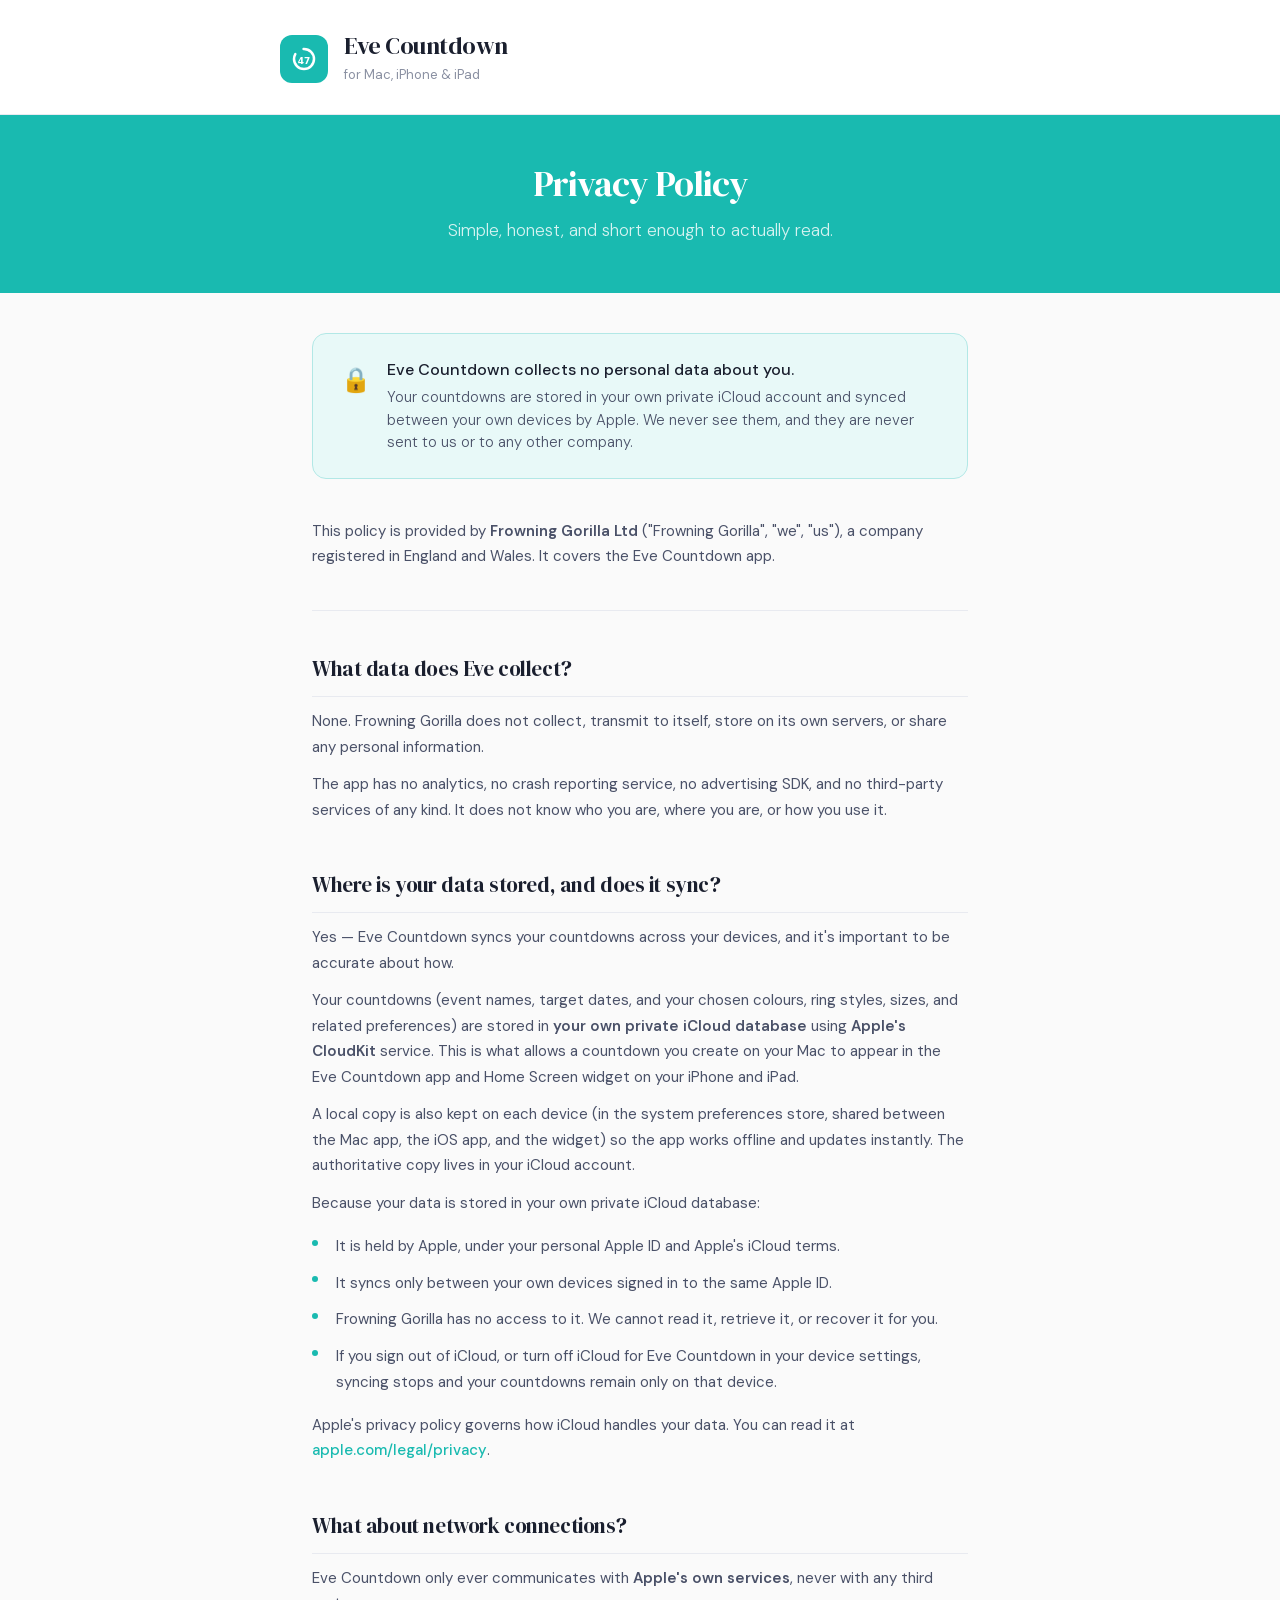
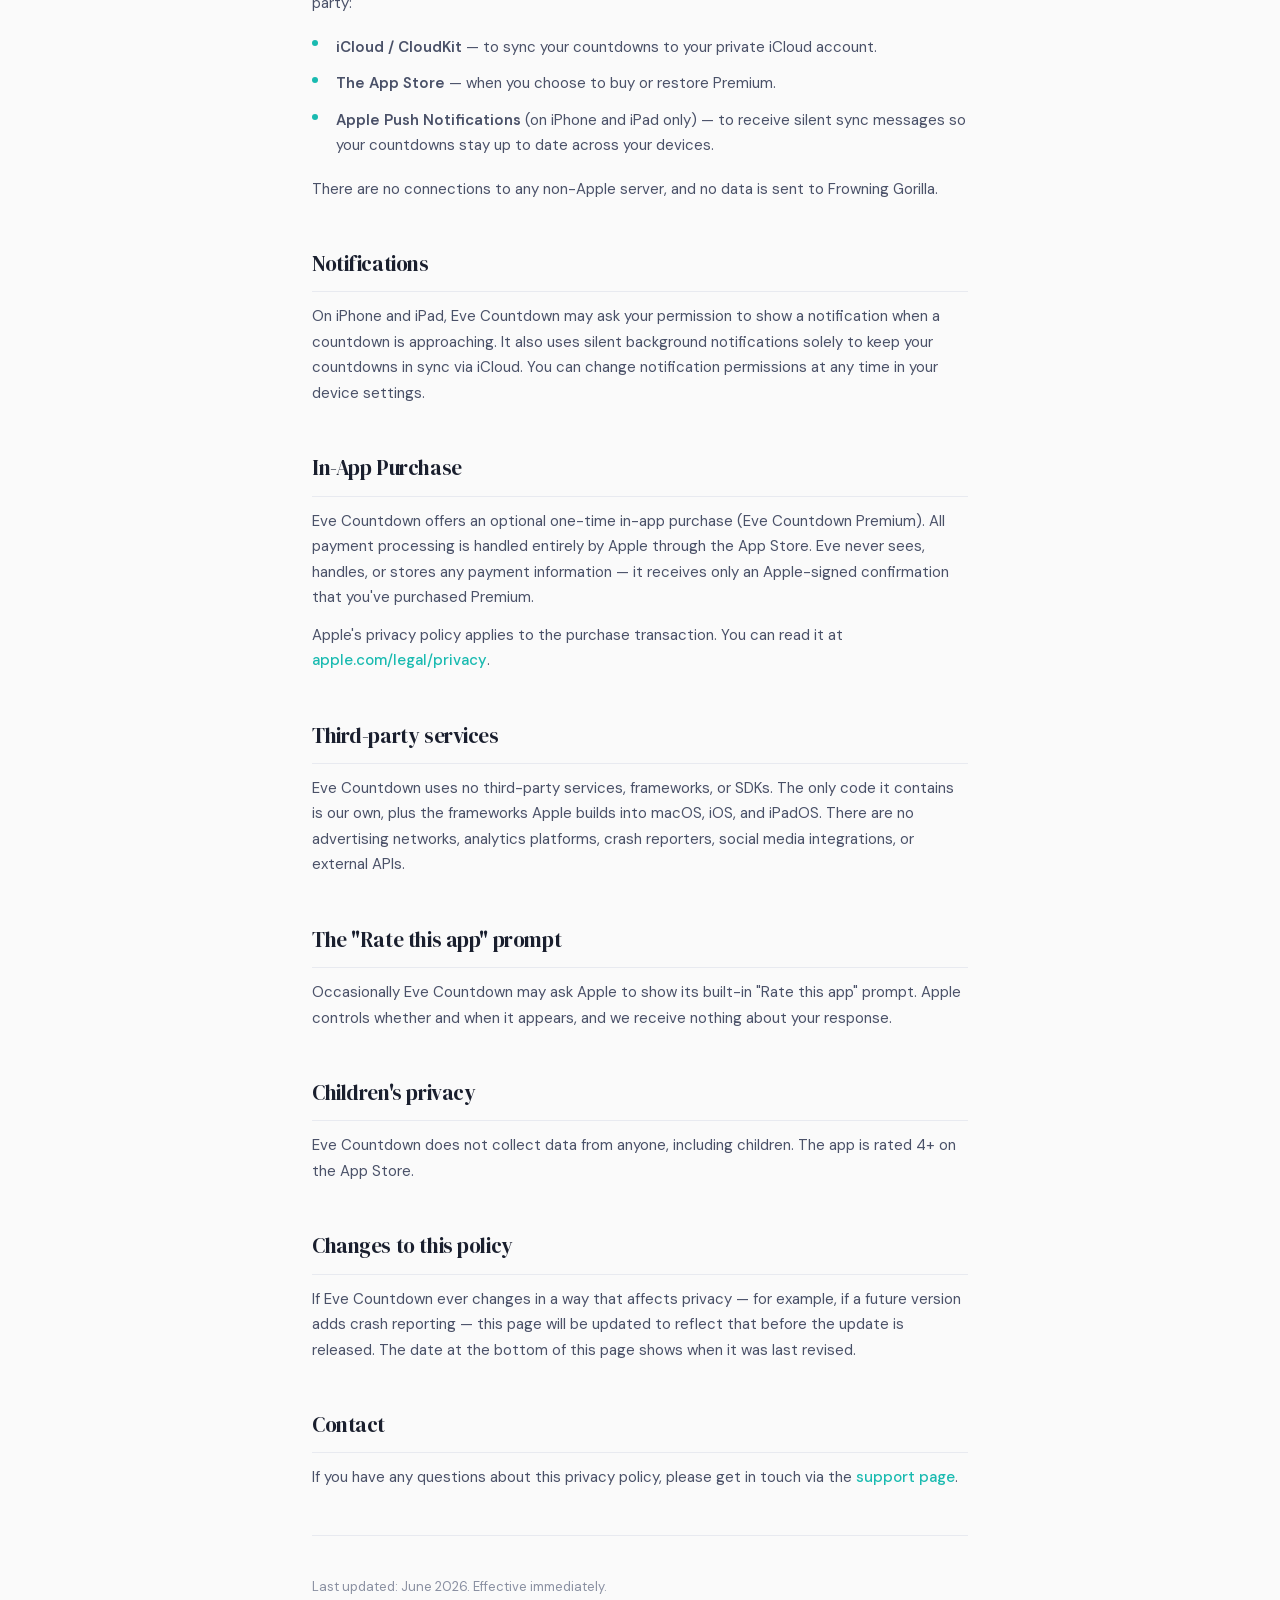
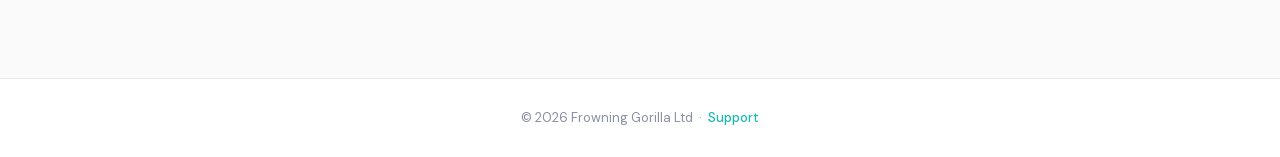
<file: privacy-policy.html>
<!DOCTYPE html>
<html lang="en">
<head>
  <meta charset="UTF-8">
  <meta name="viewport" content="width=device-width, initial-scale=1.0">
  <title>Privacy Policy — Eve Countdown</title>
  <link rel="stylesheet" href="styles.css">
  <style>
    *, *::before, *::after { box-sizing: border-box; margin: 0; padding: 0; }

    :root {
      --teal:       #19BAB0;
      --teal-light: #e8f9f8;
      --teal-mid:   #b2e8e6;
      --ink:        #1a1f2e;
      --ink-mid:    #4a5168;
      --ink-soft:   #8a90a2;
      --rule:       #e8eaf0;
      --bg:         #fafafa;
      --white:      #ffffff;
    }

    html { font-size: 16px; }

    body {
      font-family: 'DM Sans', system-ui, sans-serif;
      background: var(--bg);
      color: var(--ink);
      line-height: 1.7;
      -webkit-font-smoothing: antialiased;
    }

    /* ── Header ── */
    header {
      background: var(--white);
      border-bottom: 1px solid var(--rule);
      padding: 0 2rem;
    }

    .header-inner {
      max-width: 720px;
      margin: 0 auto;
      padding: 2rem 0 1.75rem;
      display: flex;
      align-items: center;
      gap: 1rem;
    }

    .app-icon {
      width: 48px;
      height: 48px;
      background: var(--teal);
      border-radius: 12px;
      display: flex;
      align-items: center;
      justify-content: center;
      flex-shrink: 0;
    }

    .app-icon svg {
      width: 28px;
      height: 28px;
    }

    .header-text h1 {
      font-family: 'DM Serif Display', Georgia, serif;
      font-size: 1.5rem;
      font-weight: 400;
      color: var(--ink);
      letter-spacing: -0.02em;
      line-height: 1.2;
    }

    .header-text p {
      font-size: 0.8125rem;
      color: var(--ink-soft);
      margin-top: 0.2rem;
      font-weight: 400;
    }

    /* ── Hero band ── */
    .hero {
      background: var(--teal);
      padding: 3rem 2rem;
      text-align: center;
    }

    .hero h2 {
      font-family: 'DM Serif Display', Georgia, serif;
      font-size: 2.25rem;
      font-weight: 400;
      color: var(--white);
      letter-spacing: -0.03em;
      line-height: 1.15;
    }

    .hero p {
      color: rgba(255,255,255,0.82);
      font-size: 1.0625rem;
      margin-top: 0.75rem;
      font-weight: 300;
    }

    /* ── Callout card ── */
    .callout {
      max-width: 720px;
      margin: 2.5rem auto 0;
      padding: 0 2rem;
    }

    .callout-card {
      background: var(--teal-light);
      border: 1.5px solid var(--teal-mid);
      border-radius: 14px;
      padding: 1.5rem 1.75rem;
      display: flex;
      gap: 1rem;
      align-items: flex-start;
    }

    .callout-card .icon {
      font-size: 1.5rem;
      flex-shrink: 0;
      margin-top: 0.1rem;
    }

    .callout-card p {
      font-size: 1rem;
      color: var(--ink);
      font-weight: 500;
      line-height: 1.5;
    }

    .callout-card p span {
      font-weight: 300;
      color: var(--ink-mid);
      display: block;
      margin-top: 0.25rem;
      font-size: 0.9375rem;
    }

    /* ── Main content ── */
    main {
      max-width: 720px;
      margin: 0 auto;
      padding: 2.5rem 2rem 5rem;
    }

    section {
      margin-bottom: 2.75rem;
    }

    section:last-child {
      margin-bottom: 0;
    }

    h3 {
      font-family: 'DM Serif Display', Georgia, serif;
      font-size: 1.3125rem;
      font-weight: 400;
      color: var(--ink);
      letter-spacing: -0.02em;
      margin-bottom: 0.75rem;
      padding-bottom: 0.6rem;
      border-bottom: 1px solid var(--rule);
    }

    p {
      font-size: 0.9375rem;
      color: var(--ink-mid);
      margin-bottom: 0.75rem;
      font-weight: 400;
    }

    p:last-child { margin-bottom: 0; }

    ul {
      list-style: none;
      margin: 0.5rem 0 0.75rem;
      padding: 0;
    }

    ul li {
      font-size: 0.9375rem;
      color: var(--ink-mid);
      padding: 0.35rem 0 0.35rem 1.5rem;
      position: relative;
    }

    ul li::before {
      content: '';
      position: absolute;
      left: 0;
      top: 0.7rem;
      width: 6px;
      height: 6px;
      border-radius: 50%;
      background: var(--teal);
    }

    a {
      color: var(--teal);
      text-decoration: none;
      font-weight: 500;
    }

    a:hover { text-decoration: underline; }

    .rule { border: none; border-top: 1px solid var(--rule); margin: 2.5rem 0; }

    /* ── Footer ── */
    footer {
      background: var(--white);
      border-top: 1px solid var(--rule);
      padding: 1.75rem 2rem;
      text-align: center;
    }

    footer p {
      font-size: 0.8125rem;
      color: var(--ink-soft);
      margin: 0;
    }

    footer a { font-size: 0.8125rem; }

    @media (max-width: 600px) {
      .hero h2 { font-size: 1.75rem; }
      .callout-card { flex-direction: column; gap: 0.5rem; }
    }
  </style>
</head>
<body>

<header>
  <div class="header-inner">
    <div class="app-icon">
      <!-- Simple ring + number icon in SVG -->
      <svg viewBox="0 0 28 28" fill="none" xmlns="http://www.w3.org/2000/svg">
        <circle cx="14" cy="14" r="10" stroke="white" stroke-width="2.5"
                stroke-linecap="round" stroke-dasharray="52 10"
                transform="rotate(-90 14 14)"/>
        <text x="14" y="18.5" text-anchor="middle"
              font-family="system-ui" font-size="9" font-weight="700"
              fill="white">47</text>
      </svg>
    </div>
    <div class="header-text">
      <h1>Eve Countdown</h1>
      <p>for Mac, iPhone &amp; iPad</p>
    </div>
  </div>
</header>

<div class="hero">
  <h2>Privacy Policy</h2>
  <p>Simple, honest, and short enough to actually read.</p>
</div>

<div class="callout">
  <div class="callout-card">
    <div class="icon">🔒</div>
    <p>
      Eve Countdown collects no personal data about you.
      <span>Your countdowns are stored in your own private iCloud account and synced between your own devices by Apple. We never see them, and they are never sent to us or to any other company.</span>
    </p>
  </div>
</div>

<main>

  <p>This policy is provided by <strong>Frowning Gorilla Ltd</strong> ("Frowning Gorilla", "we", "us"), a company registered in England and Wales. It covers the Eve Countdown app.</p>

  <hr class="rule">

  <section>
    <h3>What data does Eve collect?</h3>
    <p>None. Frowning Gorilla does not collect, transmit to itself, store on its own servers, or share any personal information.</p>
    <p>The app has no analytics, no crash reporting service, no advertising SDK, and no third-party services of any kind. It does not know who you are, where you are, or how you use it.</p>
  </section>

  <section>
    <h3>Where is your data stored, and does it sync?</h3>
    <p>Yes — Eve Countdown syncs your countdowns across your devices, and it's important to be accurate about how.</p>
    <p>Your countdowns (event names, target dates, and your chosen colours, ring styles, sizes, and related preferences) are stored in <strong>your own private iCloud database</strong> using <strong>Apple's CloudKit</strong> service. This is what allows a countdown you create on your Mac to appear in the Eve Countdown app and Home Screen widget on your iPhone and iPad.</p>
    <p>A local copy is also kept on each device (in the system preferences store, shared between the Mac app, the iOS app, and the widget) so the app works offline and updates instantly. The authoritative copy lives in your iCloud account.</p>
    <p>Because your data is stored in your own private iCloud database:</p>
    <ul>
      <li>It is held by Apple, under your personal Apple ID and Apple's iCloud terms.</li>
      <li>It syncs only between your own devices signed in to the same Apple ID.</li>
      <li>Frowning Gorilla has no access to it. We cannot read it, retrieve it, or recover it for you.</li>
      <li>If you sign out of iCloud, or turn off iCloud for Eve Countdown in your device settings, syncing stops and your countdowns remain only on that device.</li>
    </ul>
    <p>Apple's privacy policy governs how iCloud handles your data. You can read it at <a href="https://www.apple.com/legal/privacy/" target="_blank" rel="noopener">apple.com/legal/privacy</a>.</p>
  </section>

  <section>
    <h3>What about network connections?</h3>
    <p>Eve Countdown only ever communicates with <strong>Apple's own services</strong>, never with any third party:</p>
    <ul>
      <li><strong>iCloud / CloudKit</strong> — to sync your countdowns to your private iCloud account.</li>
      <li><strong>The App Store</strong> — when you choose to buy or restore Premium.</li>
      <li><strong>Apple Push Notifications</strong> (on iPhone and iPad only) — to receive silent sync messages so your countdowns stay up to date across your devices.</li>
    </ul>
    <p>There are no connections to any non-Apple server, and no data is sent to Frowning Gorilla.</p>
  </section>

  <section>
    <h3>Notifications</h3>
    <p>On iPhone and iPad, Eve Countdown may ask your permission to show a notification when a countdown is approaching. It also uses silent background notifications solely to keep your countdowns in sync via iCloud. You can change notification permissions at any time in your device settings.</p>
  </section>

  <section>
    <h3>In-App Purchase</h3>
    <p>Eve Countdown offers an optional one-time in-app purchase (Eve Countdown Premium). All payment processing is handled entirely by Apple through the App Store. Eve never sees, handles, or stores any payment information — it receives only an Apple-signed confirmation that you've purchased Premium.</p>
    <p>Apple's privacy policy applies to the purchase transaction. You can read it at <a href="https://www.apple.com/legal/privacy/" target="_blank" rel="noopener">apple.com/legal/privacy</a>.</p>
  </section>

  <section>
    <h3>Third-party services</h3>
    <p>Eve Countdown uses no third-party services, frameworks, or SDKs. The only code it contains is our own, plus the frameworks Apple builds into macOS, iOS, and iPadOS. There are no advertising networks, analytics platforms, crash reporters, social media integrations, or external APIs.</p>
  </section>

  <section>
    <h3>The "Rate this app" prompt</h3>
    <p>Occasionally Eve Countdown may ask Apple to show its built-in "Rate this app" prompt. Apple controls whether and when it appears, and we receive nothing about your response.</p>
  </section>

  <section>
    <h3>Children's privacy</h3>
    <p>Eve Countdown does not collect data from anyone, including children. The app is rated 4+ on the App Store.</p>
  </section>

  <section>
    <h3>Changes to this policy</h3>
    <p>If Eve Countdown ever changes in a way that affects privacy — for example, if a future version adds crash reporting — this page will be updated to reflect that before the update is released. The date at the bottom of this page shows when it was last revised.</p>
  </section>

  <section>
    <h3>Contact</h3>
    <p>If you have any questions about this privacy policy, please get in touch via the <a href="support.html">support page</a>.</p>
  </section>

  <hr class="rule">

  <p style="font-size:0.8125rem; color: var(--ink-soft);">
    Last updated: June 2026. Effective immediately.
  </p>

</main>

<footer>
  <p>© 2026 Frowning Gorilla Ltd &nbsp;·&nbsp; <a href="support.html">Support</a></p>
</footer>

</body>
</html>
</file>
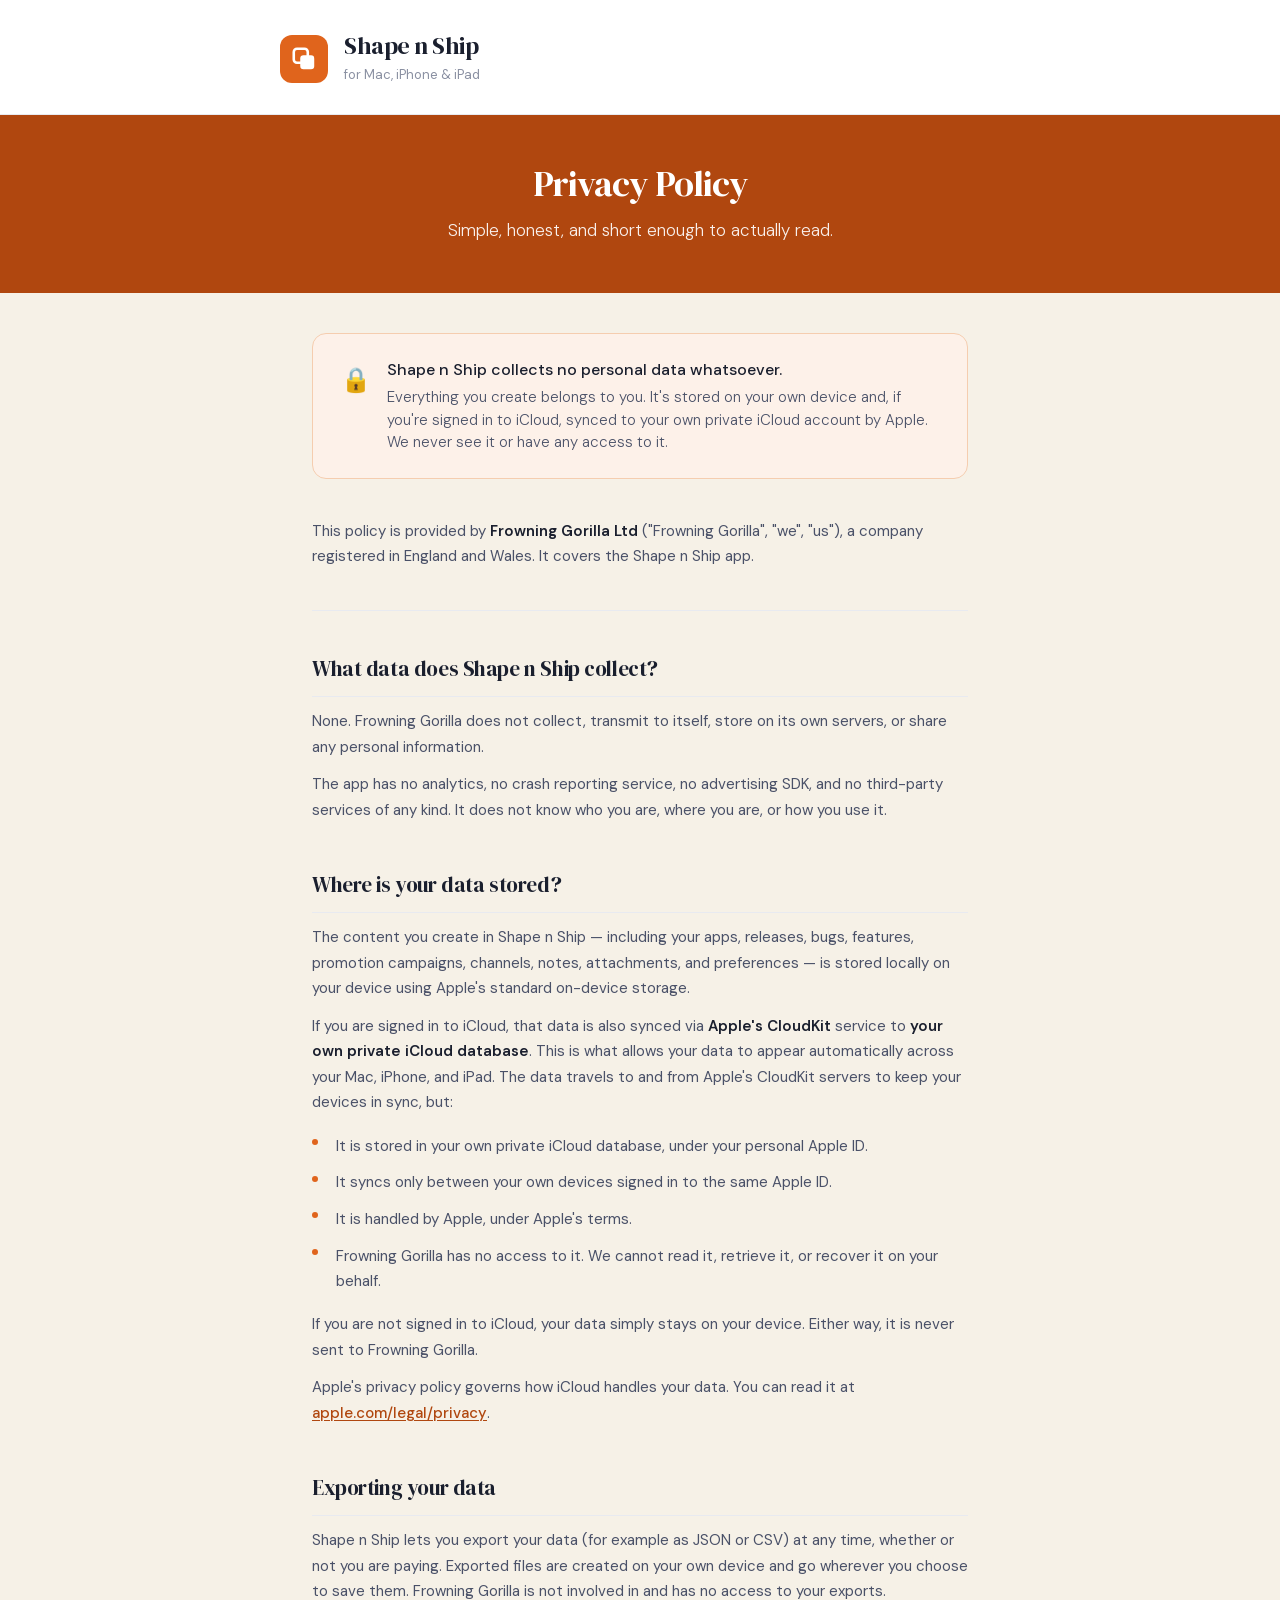
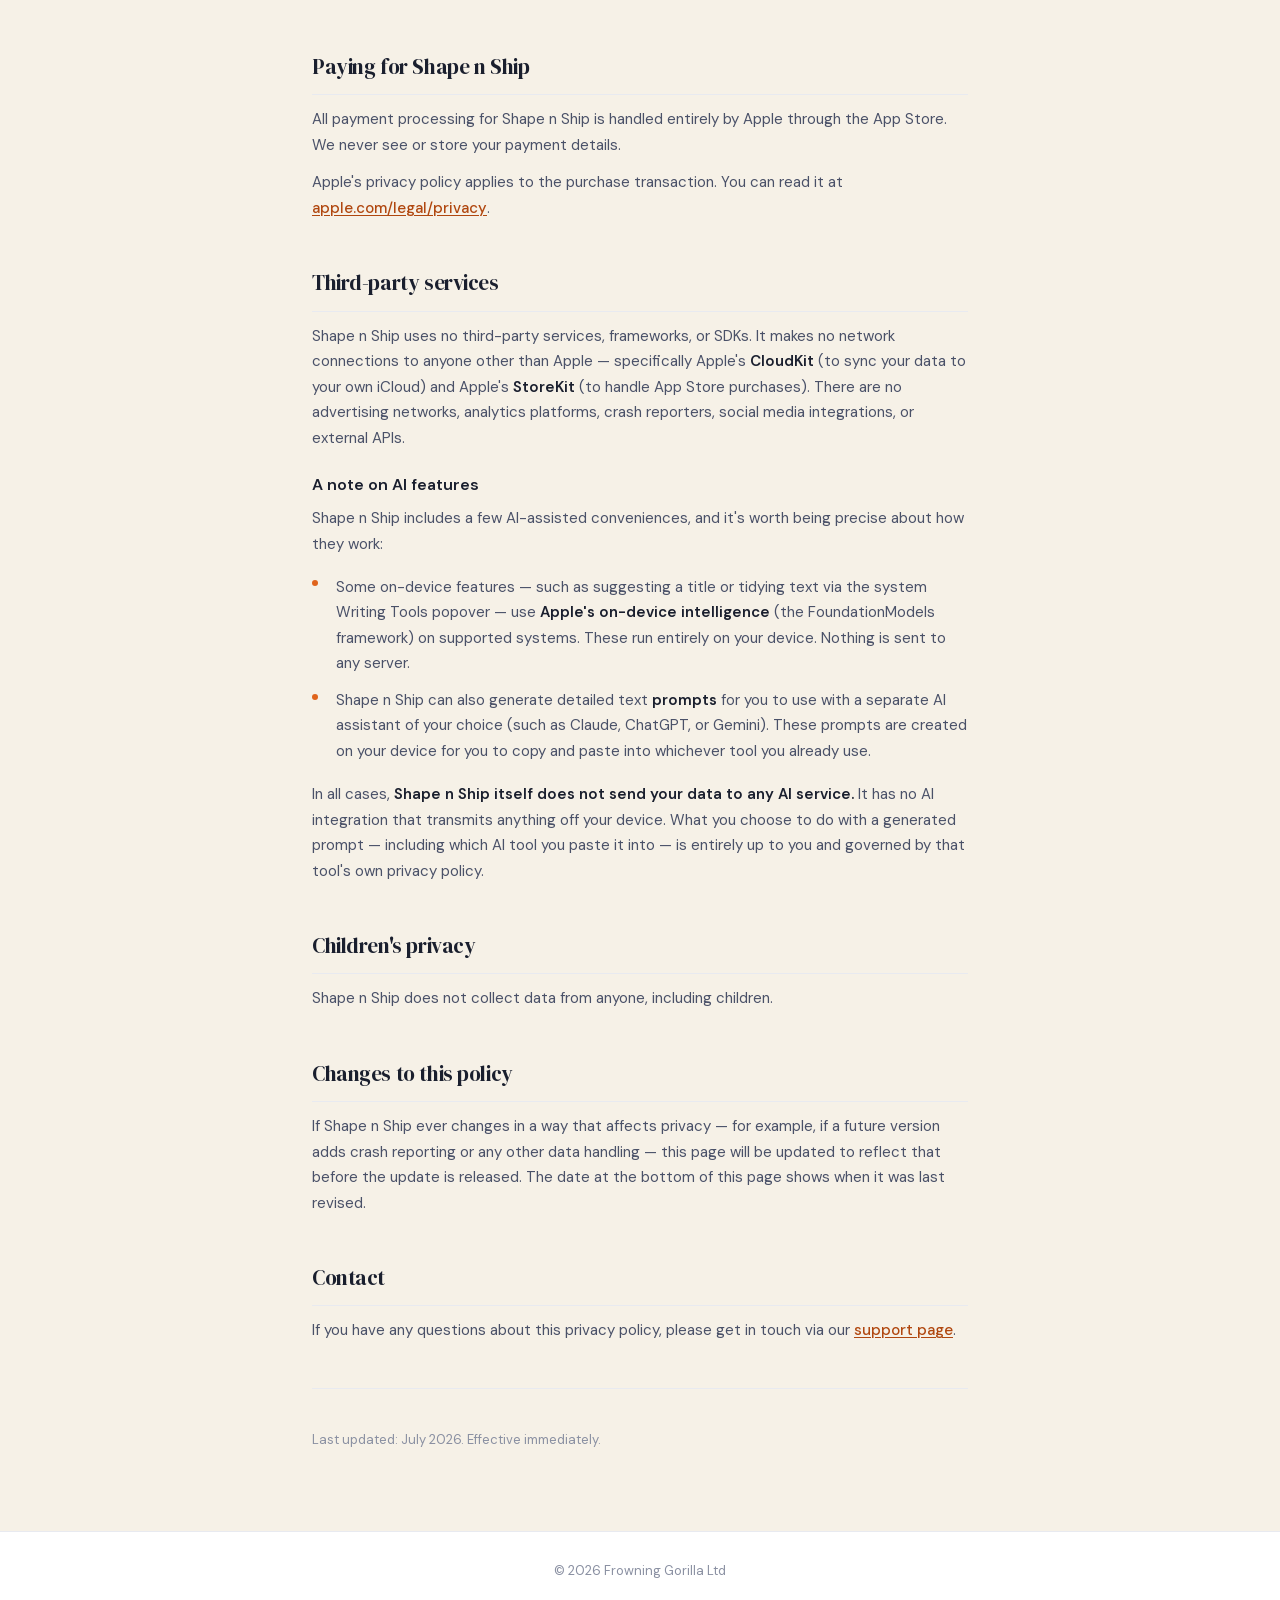
<file: shape-n-ship-privacy.html>
<!DOCTYPE html>
<html lang="en">
<head>
  <meta charset="UTF-8">
  <meta name="viewport" content="width=device-width, initial-scale=1.0">
  <title>Privacy Policy — Shape n Ship</title>
  <link rel="stylesheet" href="styles.css">
</head>
<body class="fg theme-shape-n-ship">

<header>
  <div class="header-inner">
    <div class="app-icon">
      <!-- Simple offset-squares mark in SVG -->
      <svg viewBox="0 0 26 26" fill="none" xmlns="http://www.w3.org/2000/svg">
        <rect x="3.5" y="3.5" width="13" height="13" rx="3" stroke="white" stroke-width="2.4"/>
        <rect x="9.5" y="9.5" width="13" height="13" rx="3" fill="white"/>
      </svg>
    </div>
    <div class="header-text">
      <h1><a href="shape-n-ship.html">Shape n Ship</a></h1>
      <p>for Mac, iPhone &amp; iPad</p>
    </div>
  </div>
</header>

<div class="hero">
  <h2>Privacy Policy</h2>
  <p>Simple, honest, and short enough to actually read.</p>
</div>

<div class="callout">
  <div class="callout-card">
    <div class="icon">🔒</div>
    <p>
      Shape n Ship collects no personal data whatsoever.
      <span>Everything you create belongs to you. It's stored on your own device and, if you're signed in to iCloud, synced to your own private iCloud account by Apple. We never see it or have any access to it.</span>
    </p>
  </div>
</div>

<main>

  <div class="intro">
    <p>This policy is provided by <strong>Frowning Gorilla Ltd</strong> ("Frowning Gorilla", "we", "us"), a company registered in England and Wales. It covers the Shape n Ship app.</p>
  </div>

  <hr class="rule">

  <section>
    <h3>What data does Shape n Ship collect?</h3>
    <p>None. Frowning Gorilla does not collect, transmit to itself, store on its own servers, or share any personal information.</p>
    <p>The app has no analytics, no crash reporting service, no advertising SDK, and no third-party services of any kind. It does not know who you are, where you are, or how you use it.</p>
  </section>

  <section>
    <h3>Where is your data stored?</h3>
    <p>The content you create in Shape n Ship — including your apps, releases, bugs, features, promotion campaigns, channels, notes, attachments, and preferences — is stored locally on your device using Apple's standard on-device storage.</p>
    <p>If you are signed in to iCloud, that data is also synced via <strong>Apple's CloudKit</strong> service to <strong>your own private iCloud database</strong>. This is what allows your data to appear automatically across your Mac, iPhone, and iPad. The data travels to and from Apple's CloudKit servers to keep your devices in sync, but:</p>
    <ul>
      <li>It is stored in your own private iCloud database, under your personal Apple ID.</li>
      <li>It syncs only between your own devices signed in to the same Apple ID.</li>
      <li>It is handled by Apple, under Apple's terms.</li>
      <li>Frowning Gorilla has no access to it. We cannot read it, retrieve it, or recover it on your behalf.</li>
    </ul>
    <p>If you are not signed in to iCloud, your data simply stays on your device. Either way, it is never sent to Frowning Gorilla.</p>
    <p>Apple's privacy policy governs how iCloud handles your data. You can read it at <a href="https://www.apple.com/legal/privacy/" target="_blank" rel="noopener">apple.com/legal/privacy</a>.</p>
  </section>

  <section>
    <h3>Exporting your data</h3>
    <p>Shape n Ship lets you export your data (for example as JSON or CSV) at any time, whether or not you are paying. Exported files are created on your own device and go wherever you choose to save them. Frowning Gorilla is not involved in and has no access to your exports.</p>
  </section>

  <section>
    <h3>Paying for Shape n Ship</h3>
    <!--
      Payment HANDLING only — never tiers, prices, or trials. The commercial
      model is enumerated in exactly three places (landing page, terms, support
      FAQ) so it can't drift. This page must not join that list. See CLAUDE.md.
    -->
    <p>All payment processing for Shape n Ship is handled entirely by Apple through the App Store. We never see or store your payment details.</p>
    <p>Apple's privacy policy applies to the purchase transaction. You can read it at <a href="https://www.apple.com/legal/privacy/" target="_blank" rel="noopener">apple.com/legal/privacy</a>.</p>
  </section>

  <section>
    <h3>Third-party services</h3>
    <p>Shape n Ship uses no third-party services, frameworks, or SDKs. It makes no network connections to anyone other than Apple — specifically Apple's <strong>CloudKit</strong> (to sync your data to your own iCloud) and Apple's <strong>StoreKit</strong> (to handle App Store purchases). There are no advertising networks, analytics platforms, crash reporters, social media integrations, or external APIs.</p>

    <h4>A note on AI features</h4>
    <p>Shape n Ship includes a few AI-assisted conveniences, and it's worth being precise about how they work:</p>
    <ul>
      <li>Some on-device features — such as suggesting a title or tidying text via the system Writing Tools popover — use <strong>Apple's on-device intelligence</strong> (the FoundationModels framework) on supported systems. These run entirely on your device. Nothing is sent to any server.</li>
      <li>Shape n Ship can also generate detailed text <strong>prompts</strong> for you to use with a separate AI assistant of your choice (such as Claude, ChatGPT, or Gemini). These prompts are created on your device for you to copy and paste into whichever tool you already use.</li>
    </ul>
    <p>In all cases, <strong>Shape n Ship itself does not send your data to any AI service.</strong> It has no AI integration that transmits anything off your device. What you choose to do with a generated prompt — including which AI tool you paste it into — is entirely up to you and governed by that tool's own privacy policy.</p>
  </section>

  <section>
    <h3>Children's privacy</h3>
    <p>Shape n Ship does not collect data from anyone, including children.</p>
  </section>

  <section>
    <h3>Changes to this policy</h3>
    <p>If Shape n Ship ever changes in a way that affects privacy — for example, if a future version adds crash reporting or any other data handling — this page will be updated to reflect that before the update is released. The date at the bottom of this page shows when it was last revised.</p>
  </section>

  <section>
    <h3>Contact</h3>
    <p>If you have any questions about this privacy policy, please get in touch via our <a href="shape-n-ship-support.html">support page</a>.</p>
  </section>

  <hr class="rule">

  <p style="font-size:0.8125rem; color: var(--ink-soft);">
    Last updated: July 2026. Effective immediately.
  </p>

</main>

<footer>
  <p>© 2026 Frowning Gorilla Ltd</p>
</footer>

</body>
</html>
</file>
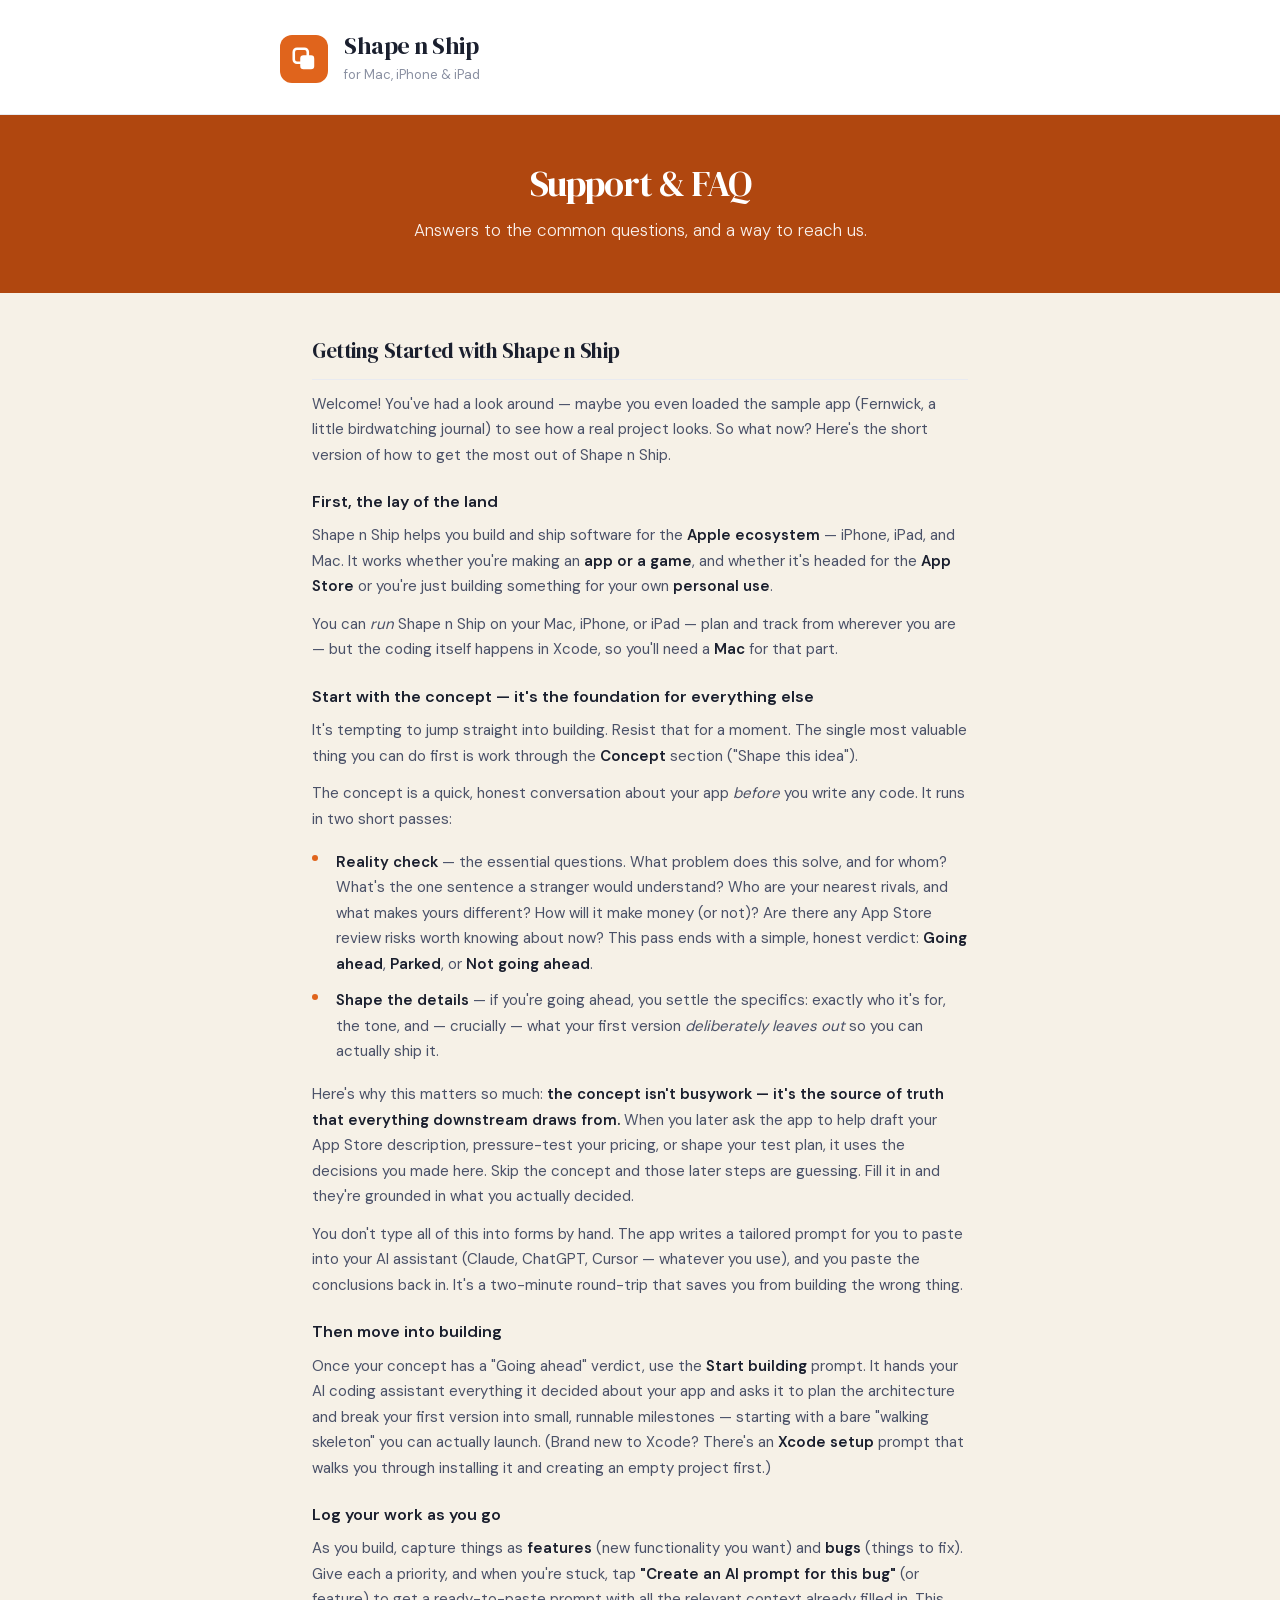
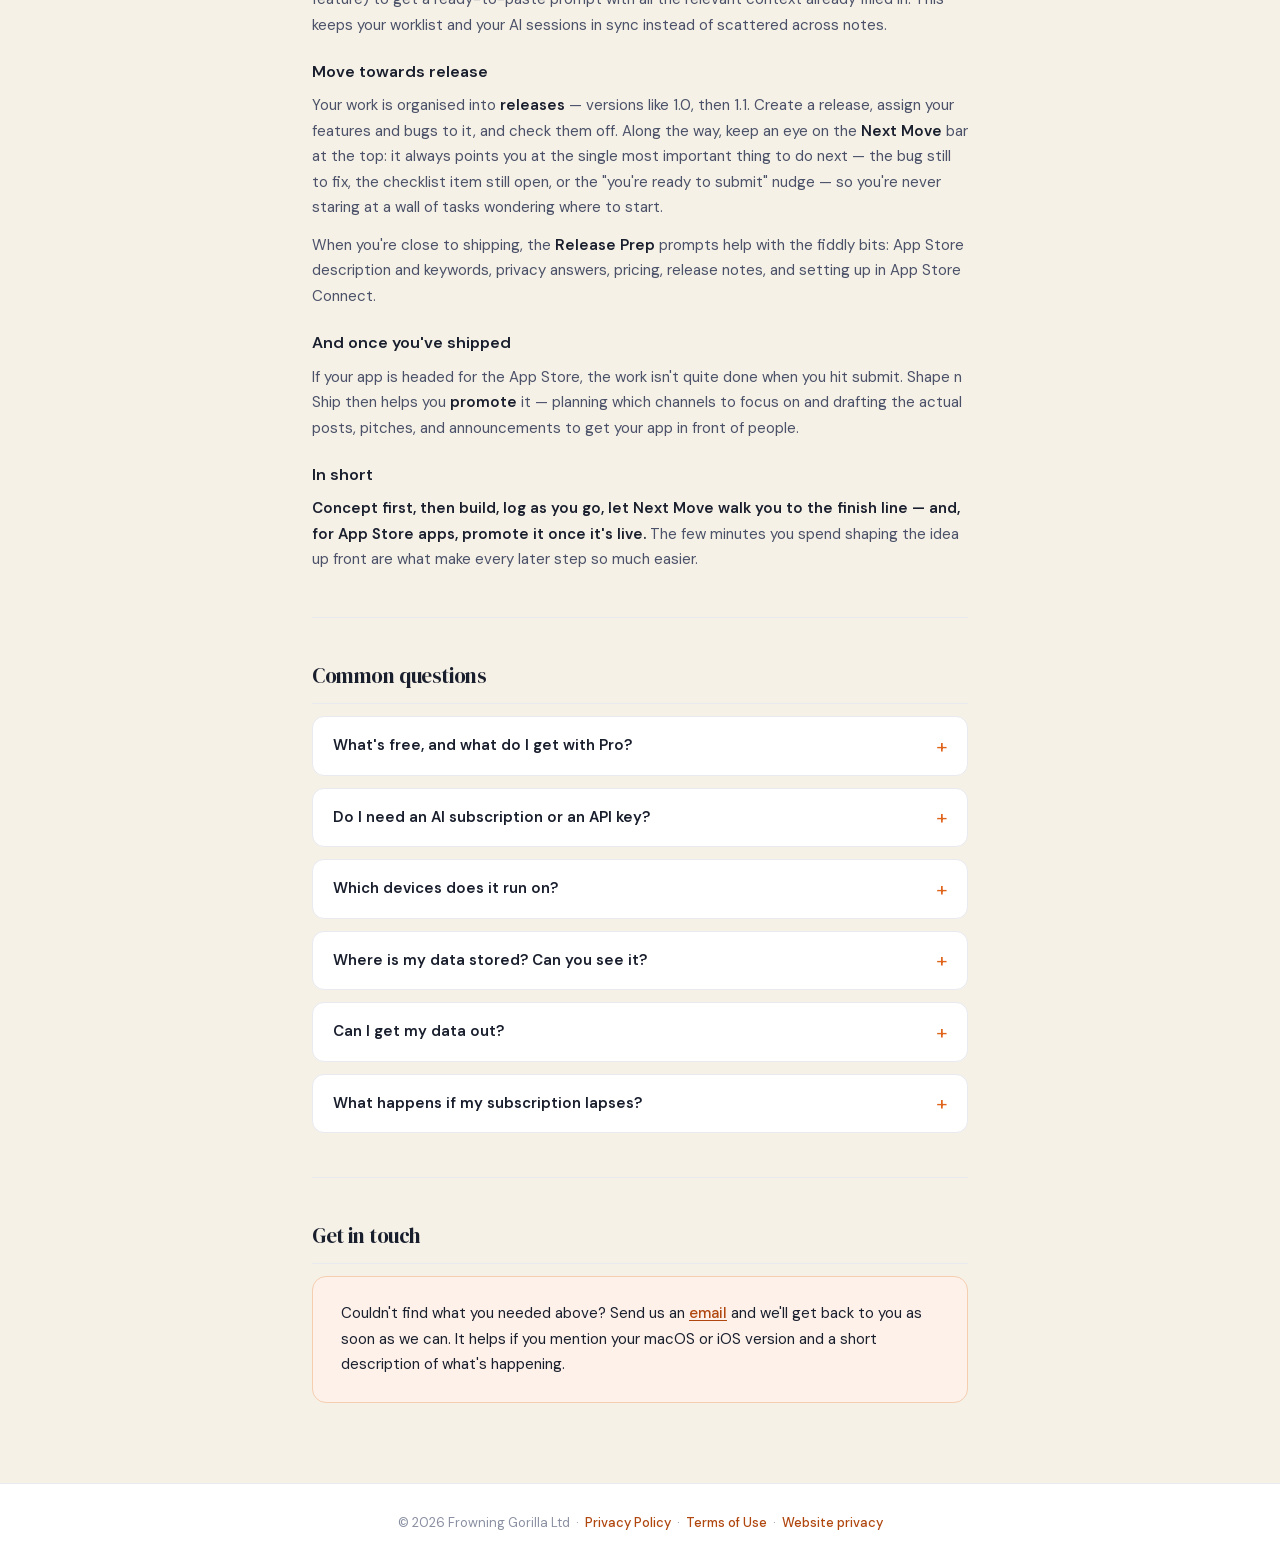
<file: shape-n-ship-support.html>
<!DOCTYPE html>
<html lang="en-GB">
<head>
  <meta charset="UTF-8">
  <meta name="viewport" content="width=device-width, initial-scale=1.0">
  <title>Support &amp; FAQ — Shape n Ship</title>
  <meta name="description" content="Support and frequently asked questions for Shape n Ship, from Frowning Gorilla Ltd.">
  <link rel="stylesheet" href="styles.css">
</head>
<body class="fg theme-shape-n-ship">

<!--
  FAQ SKELETON — awaiting real content.

  Every answer below is grounded in a fact already stated on shape-n-ship-terms
  .html or shape-n-ship-privacy.html. Nothing here is invented. What's missing is
  the how-to material only you can write — where things live in the UI, what
  people actually get stuck on. Add those as further <details> blocks.

  This page is one of exactly THREE places allowed to enumerate the commercial
  model (with the landing page and the terms). Its answer states the same
  substance in a support register. If you change the model, this page is on the
  list. See CLAUDE.md.
-->

<header>
  <div class="header-inner">
    <div class="app-icon">
      <svg viewBox="0 0 26 26" fill="none" xmlns="http://www.w3.org/2000/svg">
        <rect x="3.5" y="3.5" width="13" height="13" rx="3" stroke="white" stroke-width="2.4"/>
        <rect x="9.5" y="9.5" width="13" height="13" rx="3" fill="white"/>
      </svg>
    </div>
    <div class="header-text">
      <h1><a href="shape-n-ship.html">Shape n Ship</a></h1>
      <p>for Mac, iPhone &amp; iPad</p>
    </div>
  </div>
</header>

<div class="hero">
  <h2>Support &amp; FAQ</h2>
  <p>Answers to the common questions, and a way to reach us.</p>
</div>

<main>

  <section>
    <h3>Getting Started with Shape n Ship</h3>
    <p>Welcome! You've had a look around — maybe you even loaded the sample app (Fernwick, a little birdwatching journal) to see how a real project looks. So what now? Here's the short version of how to get the most out of Shape n Ship.</p>

    <h4>First, the lay of the land</h4>
    <p>Shape n Ship helps you build and ship software for the <strong>Apple ecosystem</strong> — iPhone, iPad, and Mac. It works whether you're making an <strong>app or a game</strong>, and whether it's headed for the <strong>App Store</strong> or you're just building something for your own <strong>personal use</strong>.</p>
    <p>You can <em>run</em> Shape n Ship on your Mac, iPhone, or iPad — plan and track from wherever you are — but the coding itself happens in Xcode, so you'll need a <strong>Mac</strong> for that part.</p>

    <h4>Start with the concept — it's the foundation for everything else</h4>
    <p>It's tempting to jump straight into building. Resist that for a moment. The single most valuable thing you can do first is work through the <strong>Concept</strong> section ("Shape this idea").</p>
    <p>The concept is a quick, honest conversation about your app <em>before</em> you write any code. It runs in two short passes:</p>
    <ul>
      <li><strong>Reality check</strong> — the essential questions. What problem does this solve, and for whom? What's the one sentence a stranger would understand? Who are your nearest rivals, and what makes yours different? How will it make money (or not)? Are there any App Store review risks worth knowing about now? This pass ends with a simple, honest verdict: <strong>Going ahead</strong>, <strong>Parked</strong>, or <strong>Not going ahead</strong>.</li>
      <li><strong>Shape the details</strong> — if you're going ahead, you settle the specifics: exactly who it's for, the tone, and — crucially — what your first version <em>deliberately leaves out</em> so you can actually ship it.</li>
    </ul>
    <p>Here's why this matters so much: <strong>the concept isn't busywork — it's the source of truth that everything downstream draws from.</strong> When you later ask the app to help draft your App Store description, pressure-test your pricing, or shape your test plan, it uses the decisions you made here. Skip the concept and those later steps are guessing. Fill it in and they're grounded in what you actually decided.</p>
    <p>You don't type all of this into forms by hand. The app writes a tailored prompt for you to paste into your AI assistant (Claude, ChatGPT, Cursor — whatever you use), and you paste the conclusions back in. It's a two-minute round-trip that saves you from building the wrong thing.</p>

    <h4>Then move into building</h4>
    <p>Once your concept has a "Going ahead" verdict, use the <strong>Start building</strong> prompt. It hands your AI coding assistant everything it decided about your app and asks it to plan the architecture and break your first version into small, runnable milestones — starting with a bare "walking skeleton" you can actually launch. (Brand new to Xcode? There's an <strong>Xcode setup</strong> prompt that walks you through installing it and creating an empty project first.)</p>

    <h4>Log your work as you go</h4>
    <p>As you build, capture things as <strong>features</strong> (new functionality you want) and <strong>bugs</strong> (things to fix). Give each a priority, and when you're stuck, tap <strong>"Create an AI prompt for this bug"</strong> (or feature) to get a ready-to-paste prompt with all the relevant context already filled in. This keeps your worklist and your AI sessions in sync instead of scattered across notes.</p>

    <h4>Move towards release</h4>
    <p>Your work is organised into <strong>releases</strong> — versions like 1.0, then 1.1. Create a release, assign your features and bugs to it, and check them off. Along the way, keep an eye on the <strong>Next Move</strong> bar at the top: it always points you at the single most important thing to do next — the bug still to fix, the checklist item still open, or the "you're ready to submit" nudge — so you're never staring at a wall of tasks wondering where to start.</p>
    <p>When you're close to shipping, the <strong>Release Prep</strong> prompts help with the fiddly bits: App Store description and keywords, privacy answers, pricing, release notes, and setting up in App Store Connect.</p>

    <h4>And once you've shipped</h4>
    <p>If your app is headed for the App Store, the work isn't quite done when you hit submit. Shape n Ship then helps you <strong>promote</strong> it — planning which channels to focus on and drafting the actual posts, pitches, and announcements to get your app in front of people.</p>

    <h4>In short</h4>
    <p><strong>Concept first, then build, log as you go, let Next Move walk you to the finish line — and, for App Store apps, promote it once it's live.</strong> The few minutes you spend shaping the idea up front are what make every later step so much easier.</p>
  </section>

  <hr class="rule">

  <section>
    <h3>Common questions</h3>

    <details>
      <summary>What's free, and what do I get with Pro?</summary>
      <div class="answer">
        <p>Shape n Ship is free for your first three projects. Each one covers idea through building and testing — up to 15 tracked items (bugs and features combined) and one release per project — with no trial and no time limit, and the free tier never turns itself into a paid plan.</p>
        <p>Pro removes those limits — unlimited projects, bugs, features and releases — and unlocks shipping and promotion. You can buy it once and keep it, or subscribe yearly; both give you exactly the same thing.</p>
      </div>
    </details>

    <details>
      <summary>Do I need an AI subscription or an API key?</summary>
      <div class="answer">
        <p>No. Shape n Ship writes the prompts; you run them wherever you already work — Claude, ChatGPT, Gemini, or anything else. There are no API keys to paste in and no AI fees on top of the app.</p>
        <p>The app doesn't send anything to an AI service itself. Prompts are built on your device for you to copy and paste, so what you do with one is entirely your choice, governed by that tool's own terms.</p>
      </div>
    </details>

    <details>
      <summary>Which devices does it run on?</summary>
      <div class="answer">
        <p>Mac, iPhone and iPad.</p>
      </div>
    </details>

    <details>
      <summary>Where is my data stored? Can you see it?</summary>
      <div class="answer">
        <p>On your own device, and — if you're signed in to iCloud — synced to your own private iCloud database by Apple, which is what makes it appear across your Mac, iPhone and iPad. If you're not signed in, it simply stays on your device.</p>
        <p>We can't see it. Not "we don't look" — we have no access to it at all, and we can't retrieve or recover it on your behalf. The <a href="shape-n-ship-privacy.html">Privacy Policy</a> spells this out.</p>
      </div>
    </details>

    <details>
      <summary>Can I get my data out?</summary>
      <div class="answer">
        <p>Yes, at any time, whether or not you're paying. Shape n Ship exports your data as JSON or CSV. The files are written on your device and go wherever you choose to put them.</p>
      </div>
    </details>

    <details>
      <summary>What happens if my subscription lapses?</summary>
      <div class="answer">
        <p>Nothing becomes read-only. Every project stays fully visible and editable, and nothing is deleted. What comes back are the free-tier limits on anything <em>new</em> — more than three projects, more than 15 tracked items (bugs and features combined) in a project, or a second release — and shipping and promotion lock until you restore Pro.</p>
        <p>So you keep working on everything you already have; you just can't ship or promote, or grow past the free limits, until you're back on Pro. The <a href="shape-n-ship-terms.html">Terms of Use</a> set this out in full.</p>
      </div>
    </details>

    <!-- ADD HOW-TO QUESTIONS HERE — the UI-specific things people get stuck on. -->

  </section>

  <hr class="rule">

  <section>
    <h3>Get in touch</h3>
    <div class="contact-card">
      <p>Couldn't find what you needed above? Send us an <a id="contact-email" href="#">email</a> and we'll get back to you as soon as we can. It helps if you mention your macOS or iOS version and a short description of what's happening.</p>
    </div>
    <!-- Contact is an email link, obfuscated by the script at the foot of the page.
         The site has no forms and no form service — see site-privacy.html. -->
  </section>

</main>

<footer>
  <p>© 2026 Frowning Gorilla Ltd &nbsp;·&nbsp; <a href="shape-n-ship-privacy.html">Privacy Policy</a> &nbsp;·&nbsp; <a href="shape-n-ship-terms.html">Terms of Use</a> &nbsp;·&nbsp; <a href="site-privacy.html">Website privacy</a></p>
</footer>

<script>
  // Keeps the address out of the page source. Same pattern as the other pages.
  (function () {
    var user = 'support';
    var domain = 'frowning-gorilla.com';
    var link = document.getElementById('contact-email');
    if (link) {
      link.href = 'mailto:' + user + '@' + domain;
    }
  })();
</script>

</body>
</html>
</file>
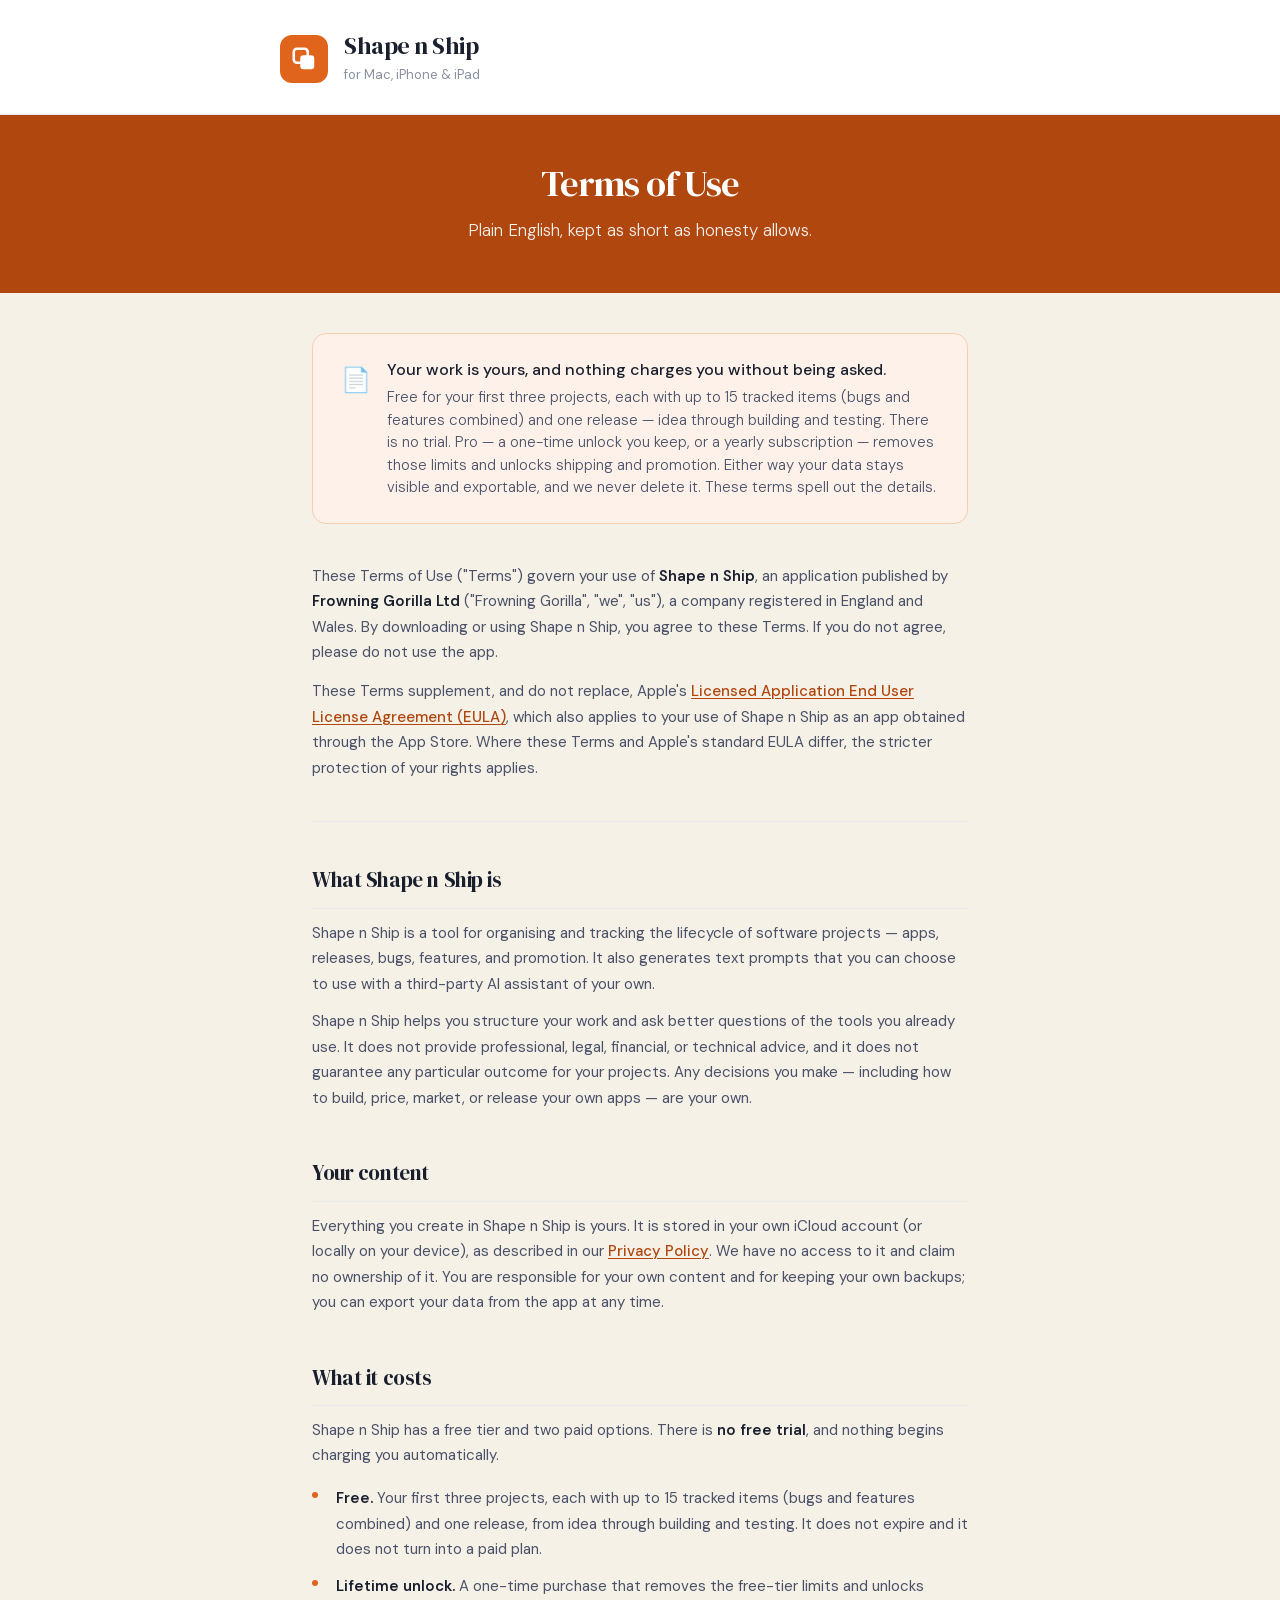
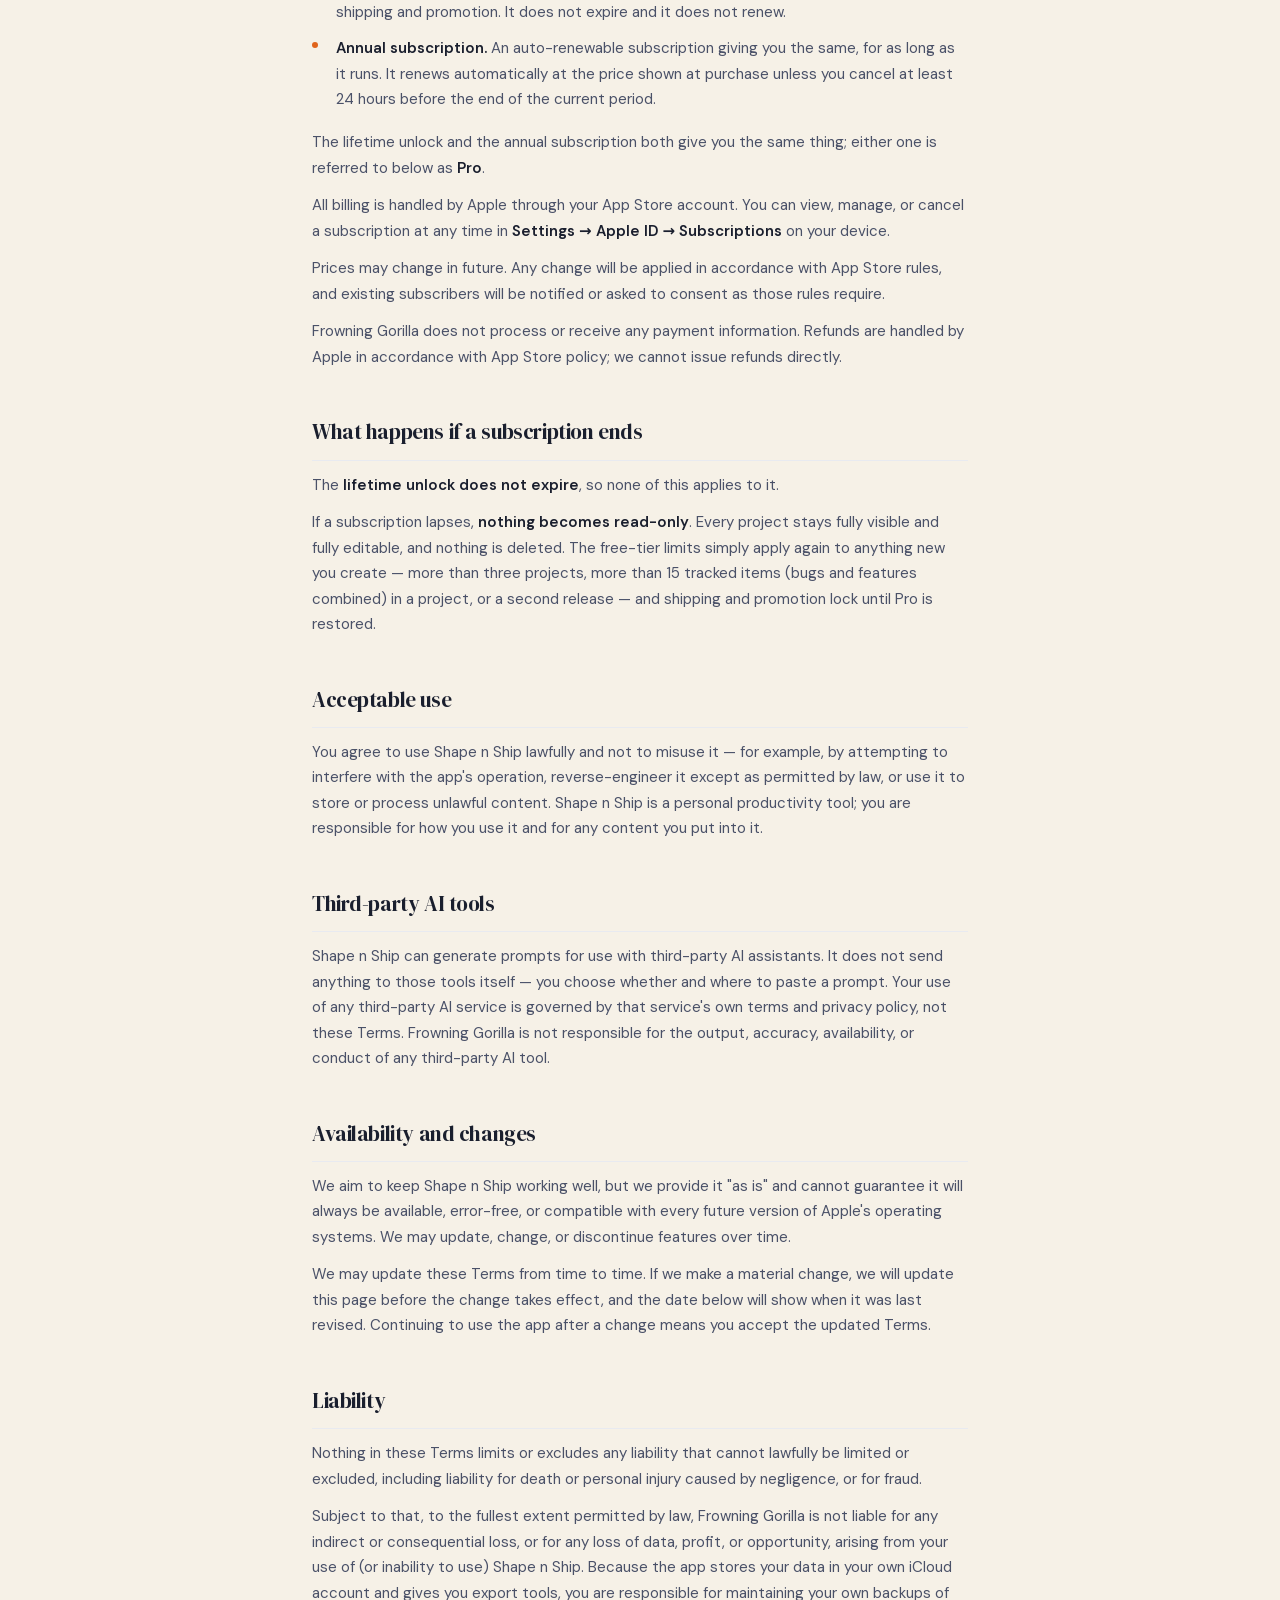
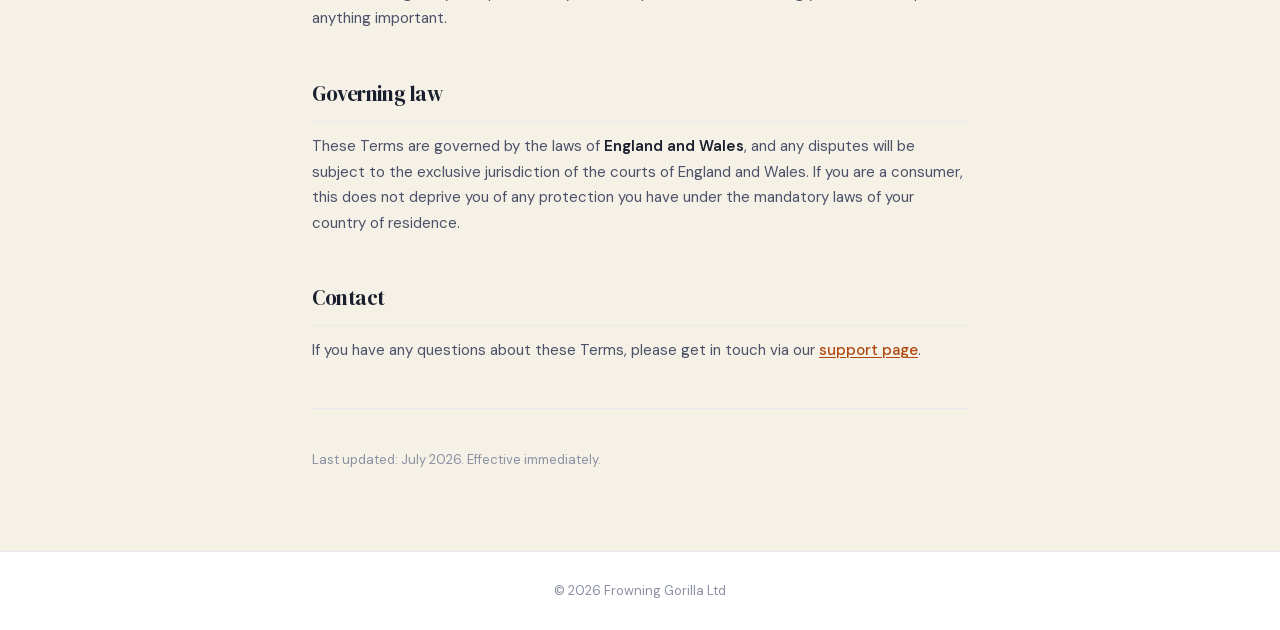
<file: shape-n-ship-terms.html>
<!DOCTYPE html>
<html lang="en">
<head>
  <meta charset="UTF-8">
  <meta name="viewport" content="width=device-width, initial-scale=1.0">
  <title>Terms of Use — Shape n Ship</title>
  <link rel="stylesheet" href="styles.css">
</head>
<body class="fg theme-shape-n-ship">

<header>
  <div class="header-inner">
    <div class="app-icon">
      <svg viewBox="0 0 26 26" fill="none" xmlns="http://www.w3.org/2000/svg">
        <rect x="3.5" y="3.5" width="13" height="13" rx="3" stroke="white" stroke-width="2.4"/>
        <rect x="9.5" y="9.5" width="13" height="13" rx="3" fill="white"/>
      </svg>
    </div>
    <div class="header-text">
      <h1><a href="shape-n-ship.html">Shape n Ship</a></h1>
      <p>for Mac, iPhone &amp; iPad</p>
    </div>
  </div>
</header>

<div class="hero">
  <h2>Terms of Use</h2>
  <p>Plain English, kept as short as honesty allows.</p>
</div>

<div class="callout">
  <div class="callout-card">
    <div class="icon">📄</div>
    <p>
      Your work is yours, and nothing charges you without being asked.
      <span>Free for your first three projects, each with up to 15 tracked items (bugs and features combined) and one release — idea through building and testing. There is no trial. Pro — a one-time unlock you keep, or a yearly subscription — removes those limits and unlocks shipping and promotion. Either way your data stays visible and exportable, and we never delete it. These terms spell out the details.</span>
    </p>
  </div>
</div>

<main>

  <div class="intro">
    <p>These Terms of Use ("Terms") govern your use of <strong>Shape n Ship</strong>, an application published by <strong>Frowning Gorilla Ltd</strong> ("Frowning Gorilla", "we", "us"), a company registered in England and Wales. By downloading or using Shape n Ship, you agree to these Terms. If you do not agree, please do not use the app.</p>
    <p>These Terms supplement, and do not replace, Apple's <a href="https://www.apple.com/legal/internet-services/itunes/dev/stdeula/" target="_blank" rel="noopener">Licensed Application End User License Agreement (EULA)</a>, which also applies to your use of Shape n Ship as an app obtained through the App Store. Where these Terms and Apple's standard EULA differ, the stricter protection of your rights applies.</p>
  </div>

  <hr class="rule">

  <section>
    <h3>What Shape n Ship is</h3>
    <p>Shape n Ship is a tool for organising and tracking the lifecycle of software projects — apps, releases, bugs, features, and promotion. It also generates text prompts that you can choose to use with a third-party AI assistant of your own.</p>
    <p>Shape n Ship helps you structure your work and ask better questions of the tools you already use. It does not provide professional, legal, financial, or technical advice, and it does not guarantee any particular outcome for your projects. Any decisions you make — including how to build, price, market, or release your own apps — are your own.</p>
  </section>

  <section>
    <h3>Your content</h3>
    <p>Everything you create in Shape n Ship is yours. It is stored in your own iCloud account (or locally on your device), as described in our <a href="shape-n-ship-privacy.html">Privacy Policy</a>. We have no access to it and claim no ownership of it. You are responsible for your own content and for keeping your own backups; you can export your data from the app at any time.</p>
  </section>

  <section>
    <h3>What it costs</h3>
    <!--
      Deliberately no figures here. Prices live on shape-n-ship.html and in App
      Store Connect only; naming them here would add a third place to keep in
      sync. Describe the model, not the numbers. See CLAUDE.md.
    -->
    <p>Shape n Ship has a free tier and two paid options. There is <strong>no free trial</strong>, and nothing begins charging you automatically.</p>
    <ul>
      <li><strong>Free.</strong> Your first three projects, each with up to 15 tracked items (bugs and features combined) and one release, from idea through building and testing. It does not expire and it does not turn into a paid plan.</li>
      <li><strong>Lifetime unlock.</strong> A one-time purchase that removes the free-tier limits and unlocks shipping and promotion. It does not expire and it does not renew.</li>
      <li><strong>Annual subscription.</strong> An auto-renewable subscription giving you the same, for as long as it runs. It renews automatically at the price shown at purchase unless you cancel at least 24 hours before the end of the current period.</li>
    </ul>
    <!--
      "Pro" is defined here because the lapse clause below relies on it. Without
      this line it is an undefined term in operative text. If the app doesn't
      actually call the paid state Pro, fix this and the lapse clause together.
    -->
    <p>The lifetime unlock and the annual subscription both give you the same thing; either one is referred to below as <strong>Pro</strong>.</p>
    <p>All billing is handled by Apple through your App Store account. You can view, manage, or cancel a subscription at any time in <strong>Settings → Apple ID → Subscriptions</strong> on your device.</p>
    <p>Prices may change in future. Any change will be applied in accordance with App Store rules, and existing subscribers will be notified or asked to consent as those rules require.</p>
    <p>Frowning Gorilla does not process or receive any payment information. Refunds are handled by Apple in accordance with App Store policy; we cannot issue refunds directly.</p>
  </section>

  <section>
    <h3>What happens if a subscription ends</h3>
    <p>The <strong>lifetime unlock does not expire</strong>, so none of this applies to it.</p>
    <p>If a subscription lapses, <strong>nothing becomes read-only</strong>. Every project stays fully visible and fully editable, and nothing is deleted. The free-tier limits simply apply again to anything new you create — more than three projects, more than 15 tracked items (bugs and features combined) in a project, or a second release — and shipping and promotion lock until Pro is restored.</p>
  </section>

  <section>
    <h3>Acceptable use</h3>
    <p>You agree to use Shape n Ship lawfully and not to misuse it — for example, by attempting to interfere with the app's operation, reverse-engineer it except as permitted by law, or use it to store or process unlawful content. Shape n Ship is a personal productivity tool; you are responsible for how you use it and for any content you put into it.</p>
  </section>

  <section>
    <h3>Third-party AI tools</h3>
    <p>Shape n Ship can generate prompts for use with third-party AI assistants. It does not send anything to those tools itself — you choose whether and where to paste a prompt. Your use of any third-party AI service is governed by that service's own terms and privacy policy, not these Terms. Frowning Gorilla is not responsible for the output, accuracy, availability, or conduct of any third-party AI tool.</p>
  </section>

  <section>
    <h3>Availability and changes</h3>
    <p>We aim to keep Shape n Ship working well, but we provide it "as is" and cannot guarantee it will always be available, error-free, or compatible with every future version of Apple's operating systems. We may update, change, or discontinue features over time.</p>
    <p>We may update these Terms from time to time. If we make a material change, we will update this page before the change takes effect, and the date below will show when it was last revised. Continuing to use the app after a change means you accept the updated Terms.</p>
  </section>

  <section>
    <h3>Liability</h3>
    <p>Nothing in these Terms limits or excludes any liability that cannot lawfully be limited or excluded, including liability for death or personal injury caused by negligence, or for fraud.</p>
    <p>Subject to that, to the fullest extent permitted by law, Frowning Gorilla is not liable for any indirect or consequential loss, or for any loss of data, profit, or opportunity, arising from your use of (or inability to use) Shape n Ship. Because the app stores your data in your own iCloud account and gives you export tools, you are responsible for maintaining your own backups of anything important.</p>
  </section>

  <section>
    <h3>Governing law</h3>
    <p>These Terms are governed by the laws of <strong>England and Wales</strong>, and any disputes will be subject to the exclusive jurisdiction of the courts of England and Wales. If you are a consumer, this does not deprive you of any protection you have under the mandatory laws of your country of residence.</p>
  </section>

  <section>
    <h3>Contact</h3>
    <p>If you have any questions about these Terms, please get in touch via our <a href="shape-n-ship-support.html">support page</a>.</p>
  </section>

  <hr class="rule">

  <p style="font-size:0.8125rem; color: var(--ink-soft);">
    Last updated: July 2026. Effective immediately.
  </p>

</main>

<footer>
  <p>© 2026 Frowning Gorilla Ltd</p>
</footer>

</body>
</html>
</file>
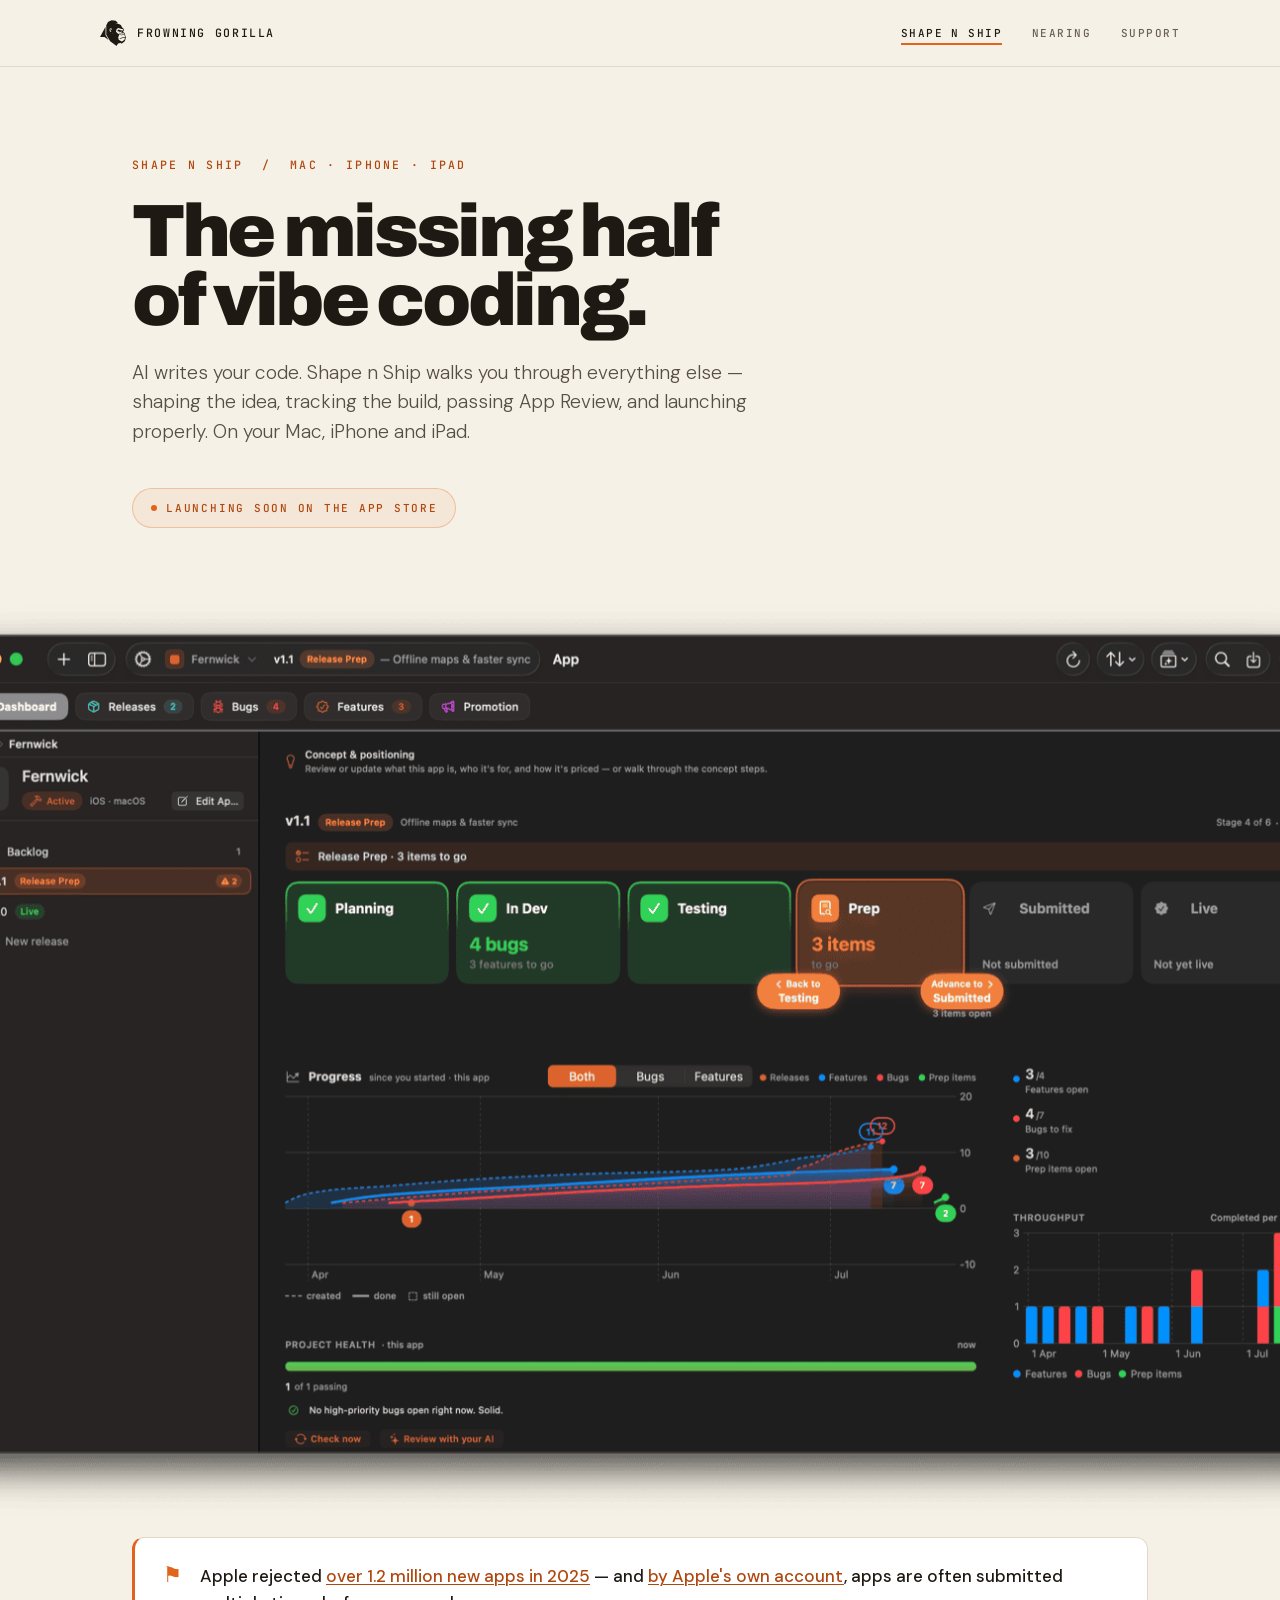
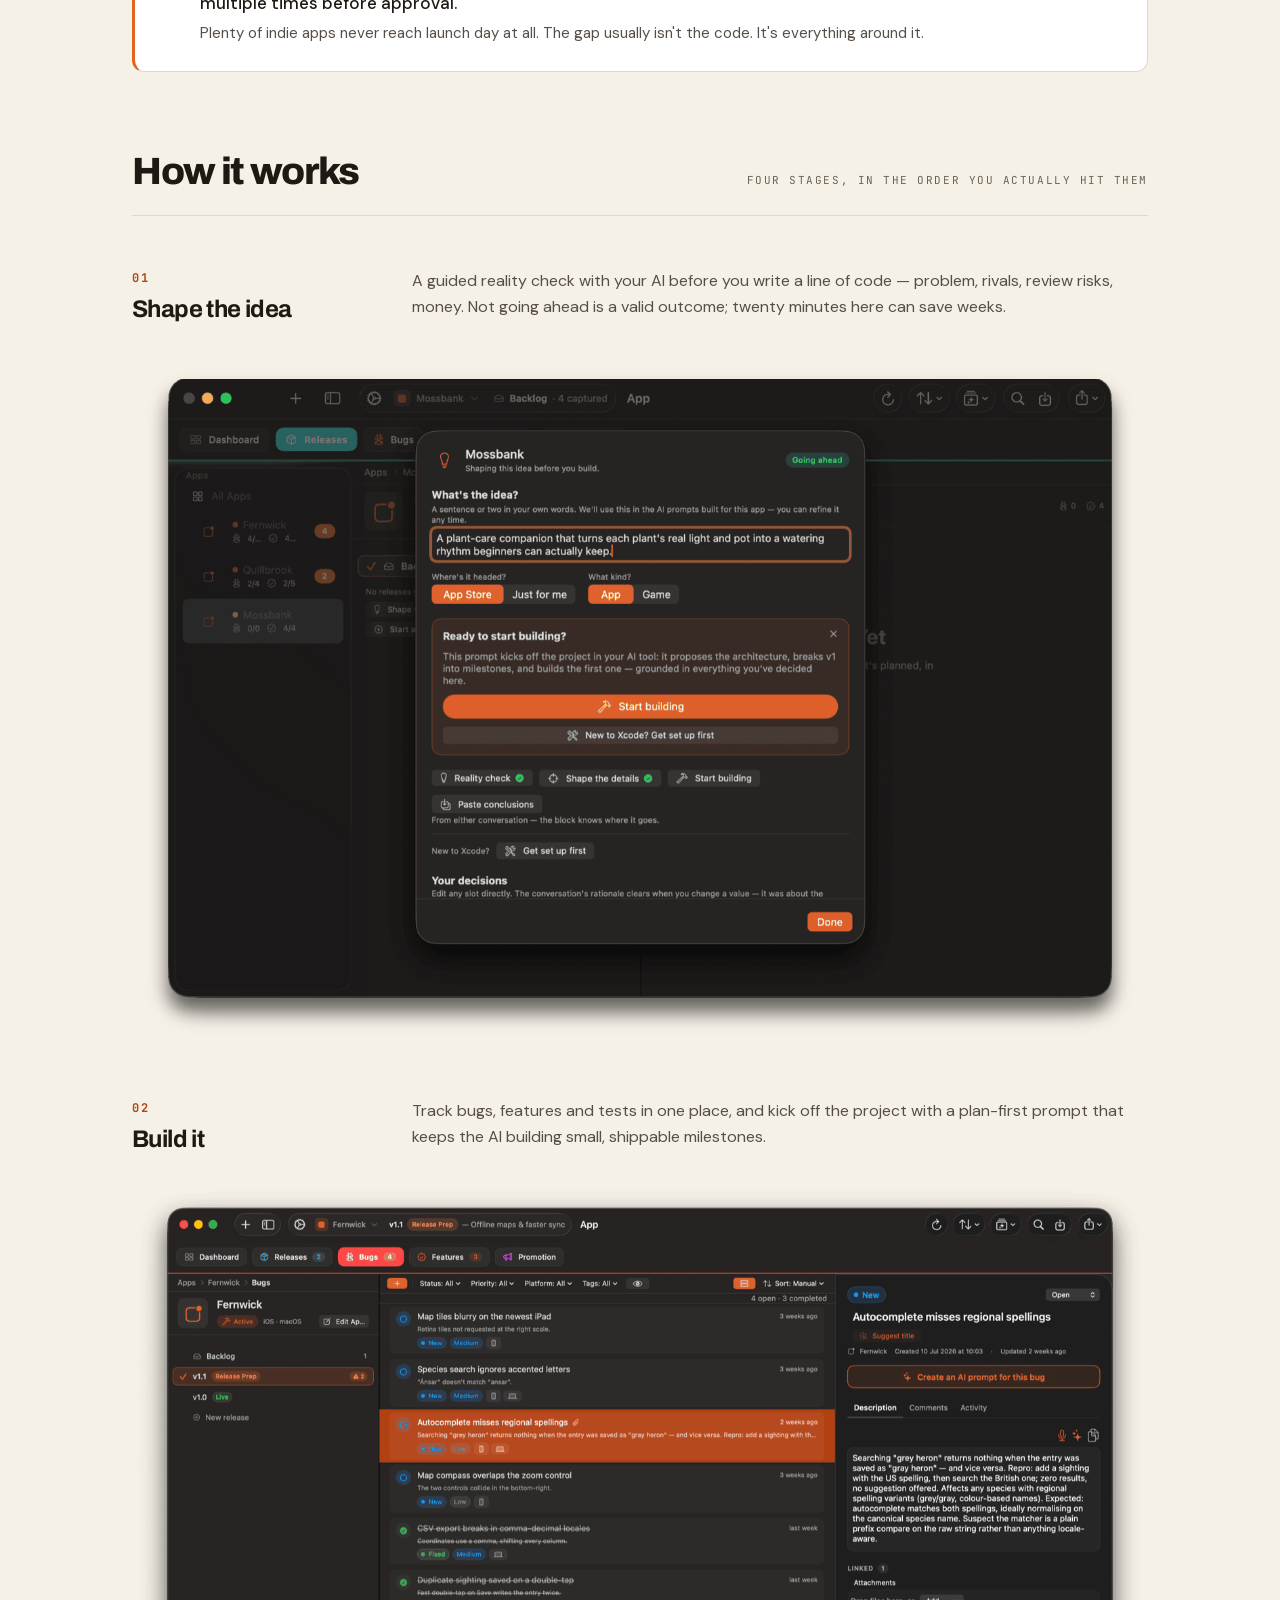
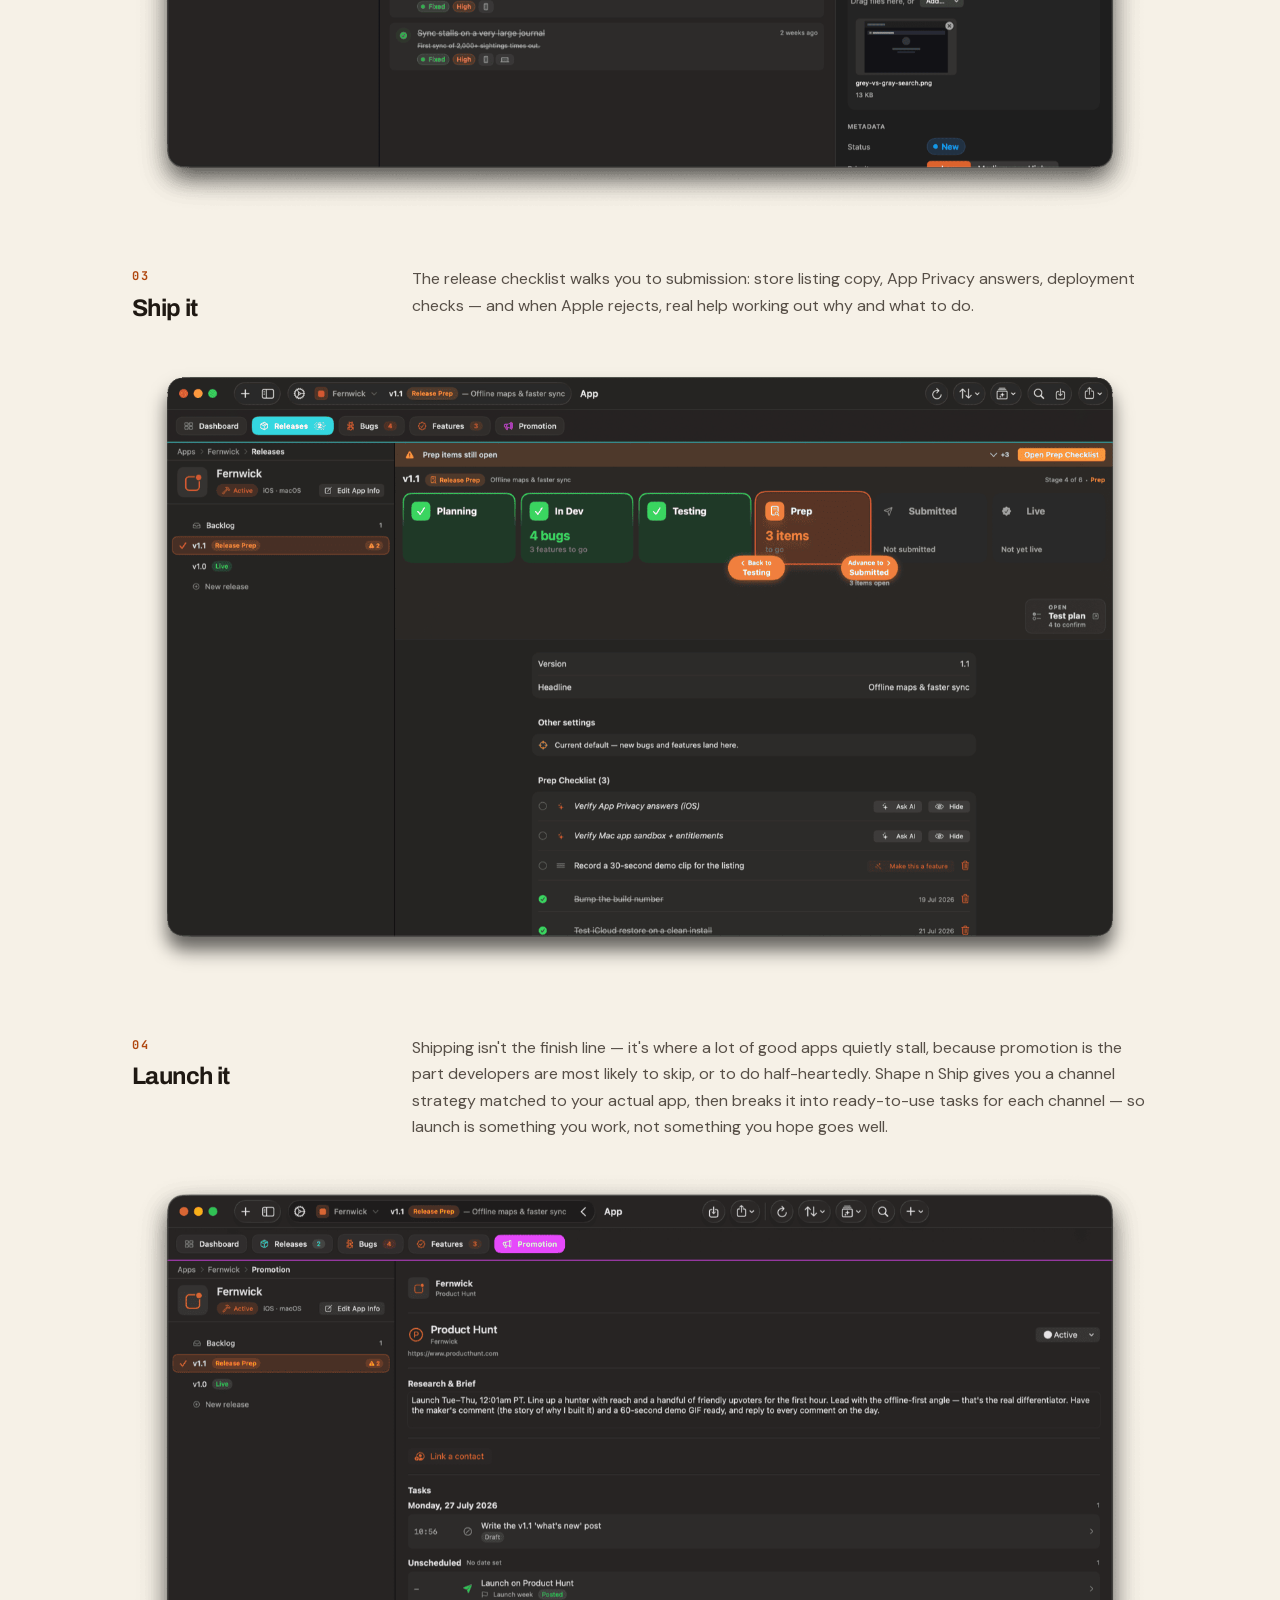
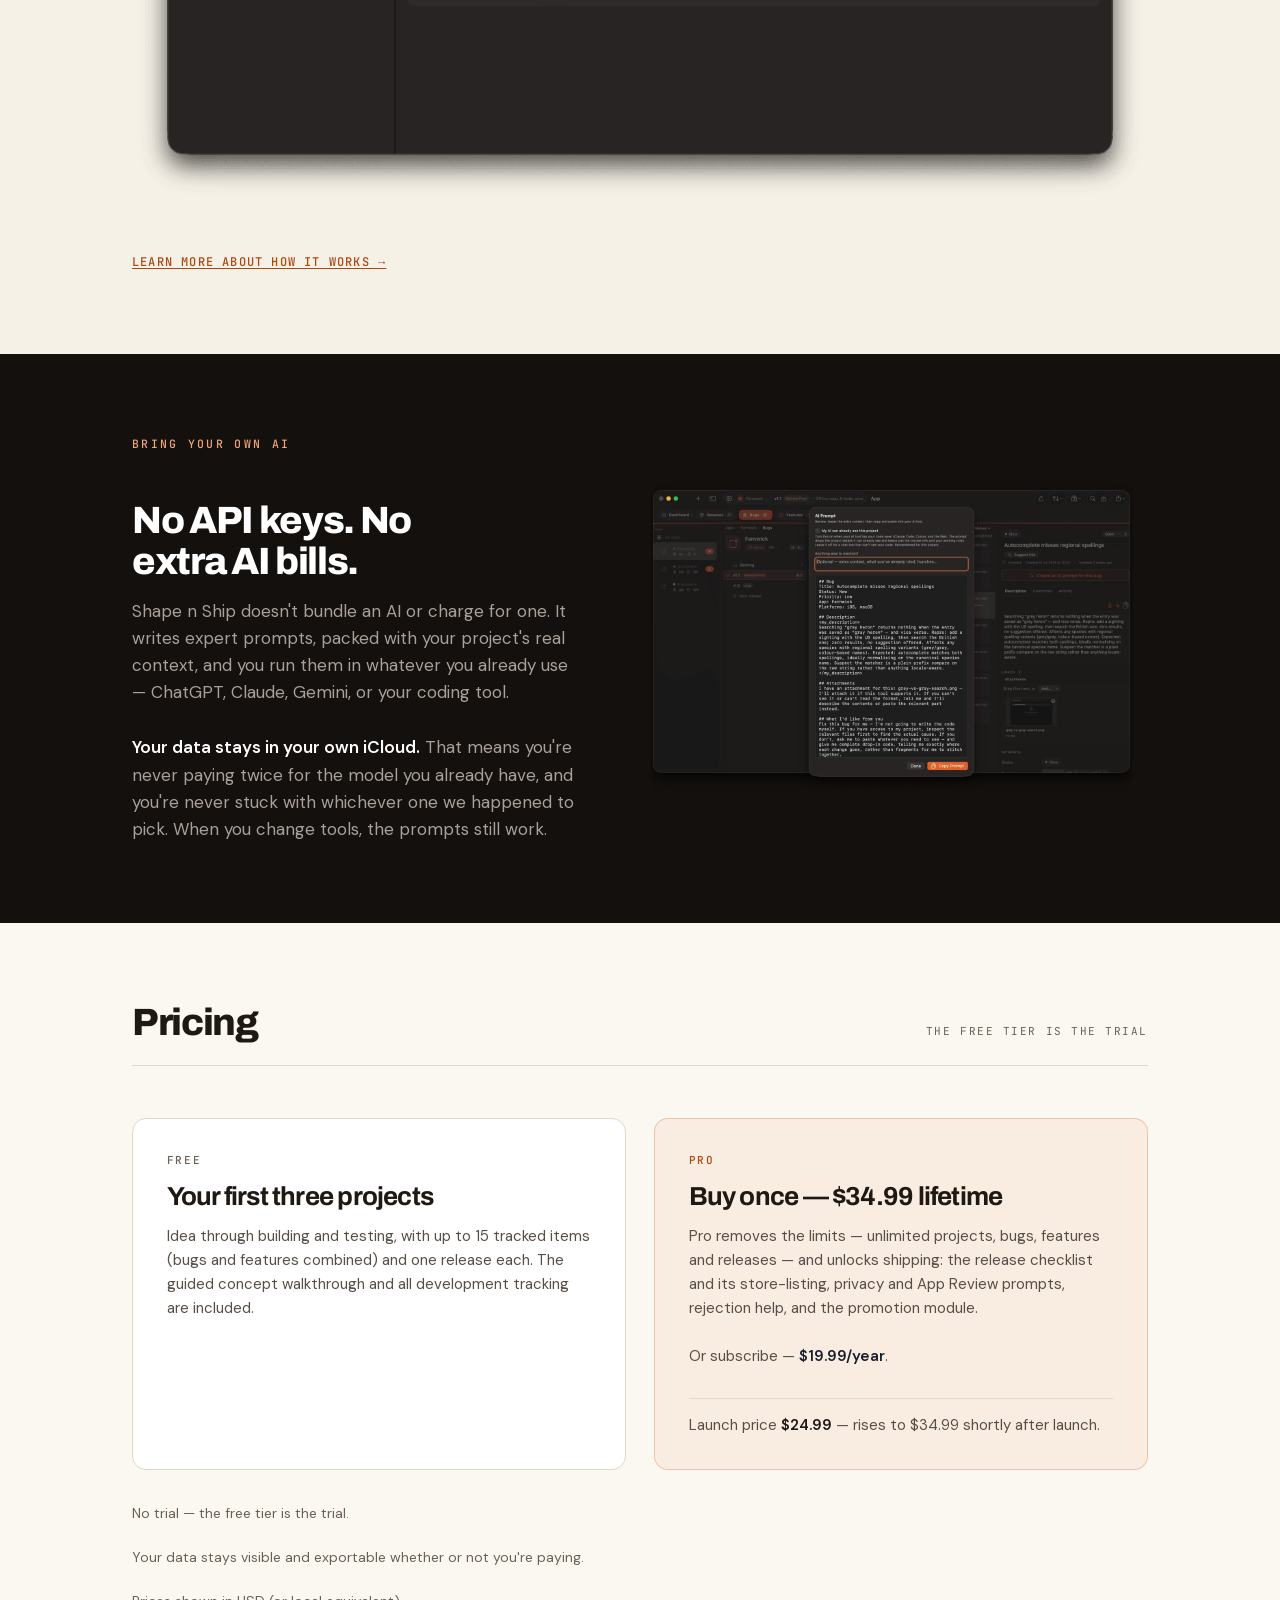
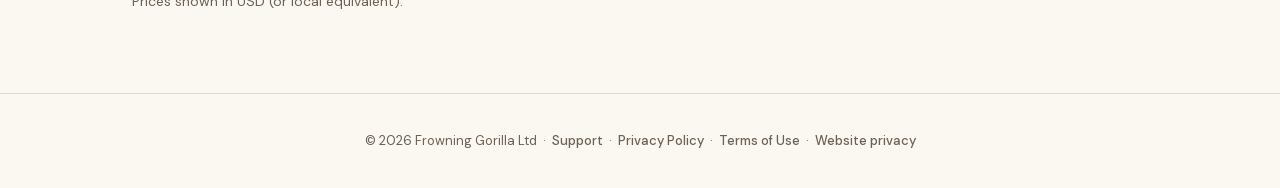
<file: shape-n-ship.html>
<!DOCTYPE html>
<html lang="en-GB">
<head>
  <meta charset="UTF-8">
  <meta name="viewport" content="width=device-width, initial-scale=1.0">
  <title>Shape n Ship — the missing half of vibe coding</title>
  <meta name="description" content="AI writes your code. Shape n Ship walks you through everything else — shaping the idea, tracking the build, passing App Review, and launching properly. For Mac, iPhone and iPad.">
  <link rel="stylesheet" href="styles.css">
</head>
<!--
  `auto-theme` opts this page into the prefers-color-scheme block in styles.css.
  Both apps support light and dark, so the site follows the visitor's setting
  rather than picking for them. Remove the word and the page is light-only;
  nothing else needs to change. No toggle, because a toggle needs JavaScript
  and persistence, and the system setting is already the user's answer.
-->
<body class="fg theme-shape-n-ship auto-theme">

<nav class="site-nav" aria-label="Frowning Gorilla">
  <div class="site-nav-inner">
    <a class="site-nav-home" href="index.html"><span class="mark" aria-hidden="true"></span>Frowning Gorilla</a>
    <ul>
      <li><a href="shape-n-ship.html" aria-current="page">Shape n Ship</a></li>
      <li><a href="nearing.html">Nearing</a></li>
      <li><a href="shape-n-ship-support.html">Support</a></li>
    </ul>
  </div>
</nav>

<header class="lp-hero">
  <div class="lp-wrap">
    <p class="lp-eyebrow">Shape n Ship &nbsp;/&nbsp; Mac &middot; iPhone &middot; iPad</p>
    <h1>The missing half of vibe coding.</h1>
    <p class="lp-lede">AI writes your code. Shape n Ship walks you through everything else — shaping the idea, tracking the build, passing App Review, and launching properly. On your Mac, iPhone and iPad.</p>

    <!-- STORE BADGE SLOT — add the App Store badge here when a link exists.
         PRE-LAUNCH ONLY: delete the "Launching soon" line below in the SAME
         commit that adds the badge. Those two must never both be present, and the
         page must never claim availability in prose. See CLAUDE.md. -->
    <p class="lp-status"><span class="dot"></span>Launching soon on the App Store</p>
  </div>
</header>

<div class="lp-stage">
  <img src="shape-n-ship-release-prep.png" width="1500" height="930"
       alt="Shape n Ship's app dashboard — the release stage pipeline, a progress chart, and project health">
</div>

<!--
  SOURCING — two facts, two Apple pages, linked separately on purpose:
    - the 1.2M new-apps figure appears ONLY in the newsroom release. The
      transparency report stops at the totals (9,100,620 reviewed / 2,093,244
      rejected) and never splits new apps from updates.
    - the multiple-submissions caveat appears ONLY in the transparency report.
      It is absent from the newsroom release.
  One link cannot carry both. Don't consolidate them.

  Apple publishes no rejection RATE. The overall rate computes to 23%
  (2,093,244 of 9,100,620) but that blends updates in with new apps, and the
  new-app denominator isn't published — so no "X% of first submissions" claim is
  sourceable from Apple. Don't reintroduce one.
-->
<div class="lp-wrap">
  <div class="lp-claim">
    <div class="flag" aria-hidden="true">⚑</div>
    <p>
      Apple rejected <a href="https://www.apple.com/newsroom/2026/05/the-app-store-stopped-over-2-point-2-billion-usd-in-fraudulent-transactions-in-2025/" rel="noopener">over 1.2 million new apps in 2025</a> — and <a href="https://www.apple.com/legal/app-store/transparency/2025/" rel="noopener">by Apple's own account</a>, apps are often submitted multiple times before approval.
      <span>Plenty of indie apps never reach launch day at all. The gap usually isn't the code. It's everything around it.</span>
    </p>
  </div>
</div>

<main class="lp-main">

  <section class="lp-section">
    <div class="lp-wrap">
      <div class="lp-head">
        <h2>How it works</h2>
        <span class="note">Four stages, in the order you actually hit them</span>
      </div>

      <div class="lp-step">
        <div class="lp-step-text">
          <div>
            <span class="lp-step-num">01</span>
            <h3>Shape the idea</h3>
          </div>
          <p>A guided reality check with your AI before you write a line of code — problem, rivals, review risks, money. Not going ahead is a valid outcome; twenty minutes here can save weeks.</p>
        </div>
        <img class="shot" src="shape-n-ship-concept-wizard.png" width="1474" height="1004" loading="lazy"
             alt="Shape n Ship's concept wizard shaping a new app idea before any code is written, with the reality check and detail stages completed">
      </div>

      <div class="lp-step">
        <div class="lp-step-text">
          <div>
            <span class="lp-step-num">02</span>
            <h3>Build it</h3>
          </div>
          <p>Track bugs, features and tests in one place, and kick off the project with a plan-first prompt that keeps the AI building small, shippable milestones.</p>
        </div>
        <img class="shot" src="shape-n-ship-bugs.png" width="1500" height="930" loading="lazy"
             alt="Shape n Ship's bug list with a bug's detail open alongside">
      </div>

      <div class="lp-step">
        <div class="lp-step-text">
          <div>
            <span class="lp-step-num">03</span>
            <h3>Ship it</h3>
          </div>
          <p>The release checklist walks you to submission: store listing copy, App Privacy answers, deployment checks — and when Apple rejects, real help working out why and what to do.</p>
        </div>
        <img class="shot" src="shape-n-ship-release-checklist.png" width="1510" height="937" loading="lazy"
             alt="Shape n Ship's release prep checklist with App Privacy and sandbox verification items, each with an Ask AI button">
      </div>

      <div class="lp-step">
        <div class="lp-step-text">
          <div>
            <span class="lp-step-num">04</span>
            <h3>Launch it</h3>
          </div>
          <p>Shipping isn't the finish line — it's where a lot of good apps quietly stall, because promotion is the part developers are most likely to skip, or to do half-heartedly. Shape n Ship gives you a channel strategy matched to your actual app, then breaks it into ready-to-use tasks for each channel — so launch is something you work, not something you hope goes well.</p>
        </div>
        <img class="shot" src="shape-n-ship-promotion.png" width="1500" height="930" loading="lazy"
             alt="Shape n Ship's promotion planner with a Product Hunt launch brief and tasks">
      </div>

      <p class="lp-more"><a href="shape-n-ship-support.html">Learn more about how it works &rarr;</a></p>
    </div>
  </section>

  <section class="lp-band">
    <div class="lp-wrap">
      <div class="lp-band-grid">
        <div class="lp-band-copy">
          <p class="lp-eyebrow">Bring your own AI</p>
          <h2>No API keys. No extra AI bills.</h2>
          <p>Shape n Ship doesn't bundle an AI or charge for one. It writes expert prompts, packed with your project's real context, and you run them in whatever you already use — ChatGPT, Claude, Gemini, or your coding tool.</p>
          <p><strong>Your data stays in your own iCloud.</strong> That means you're never paying twice for the model you already have, and you're never stuck with whichever one we happened to pick. When you change tools, the prompts still work.</p>
        </div>
        <div class="lp-band-shot">
          <img src="shape-n-ship-ai-prompt.png" width="1500" height="942" loading="lazy"
               alt="Shape n Ship's AI Prompt sheet showing a complete, ready-to-copy bug-fix prompt built from the project's real context">
        </div>
      </div>
    </div>
  </section>

  <section class="lp-section alt">
    <div class="lp-wrap">
      <div class="lp-head">
        <h2>Pricing</h2>
        <span class="note">The free tier is the trial</span>
      </div>

      <!--
        PRICES — set in App Store Connect from a GBP base; Apple derives the other
        storefronts. The figures here are the US storefront's, in USD. They are NOT
        a conversion of the GBP base (UK prices include VAT, US prices don't) —
        read them off the US row in App Store Connect, never calculate them.

        The GBP base and the US storefront currently share the same numerals
        (£34.99 / $34.99). That is a property of Apple's current price matrix, not
        a rule: never derive one currency from the other, and don't assume they
        stay matched.

        If any figure or the commercial model changes, update all of:
          - this page (free scope, Pro scope, lifetime, launch, annual)
          - shape-n-ship-terms.html   (model only — deliberately carries no figures)
          - shape-n-ship-support.html (the "What's free" answer)
          - App Store Connect (GBP base + the US storefront row)
          - in-app paywall copy
        The privacy page is deliberately NOT on this list — payment handling only.

        The launch price is worded without a date so nothing broken can ship. When
        the ASC temporary price change is scheduled, the real end date lands here
        in the same commit that updates the promo text. See CLAUDE.md.
      -->

      <div class="lp-prices">
        <div class="lp-price">
          <span class="tier">Free</span>
          <h3>Your first three projects</h3>
          <p>Idea through building and testing, with up to 15 tracked items (bugs and features combined) and one release each. The guided concept walkthrough and all development tracking are included.</p>
        </div>

        <div class="lp-price pro">
          <span class="tier">Pro</span>
          <h3>Buy once — $34.99 lifetime</h3>
          <p>Pro removes the limits — unlimited projects, bugs, features and releases — and unlocks shipping: the release checklist and its store-listing, privacy and App Review prompts, rejection help, and the promotion module.</p>
          <p>Or subscribe — <strong>$19.99/year</strong>.</p>
          <!-- Today's price carries the visual weight: $24.99 is bold here, $34.99
               is not. No strikethrough, no "was/now" — the launch price is framed
               as a future increase, never as a discount. -->
          <p class="launch">Launch price <strong>$24.99</strong> — rises to $34.99 shortly after launch.</p>
        </div>
      </div>

      <div class="lp-footnotes">
        <p>No trial — the free tier is the trial.</p>
        <p>Your data stays visible and exportable whether or not you're paying.</p>
        <p>Prices shown in USD (or local equivalent).</p>
      </div>
    </div>
  </section>

</main>

<footer class="lp-footer">
  <div class="lp-wrap">
    <p>© 2026 Frowning Gorilla Ltd &nbsp;·&nbsp; <a href="shape-n-ship-support.html">Support</a> &nbsp;·&nbsp; <a href="shape-n-ship-privacy.html">Privacy Policy</a> &nbsp;·&nbsp; <a href="shape-n-ship-terms.html">Terms of Use</a> &nbsp;·&nbsp; <a href="site-privacy.html">Website privacy</a></p>
  </div>
</footer>

</body>
</html>
</file>
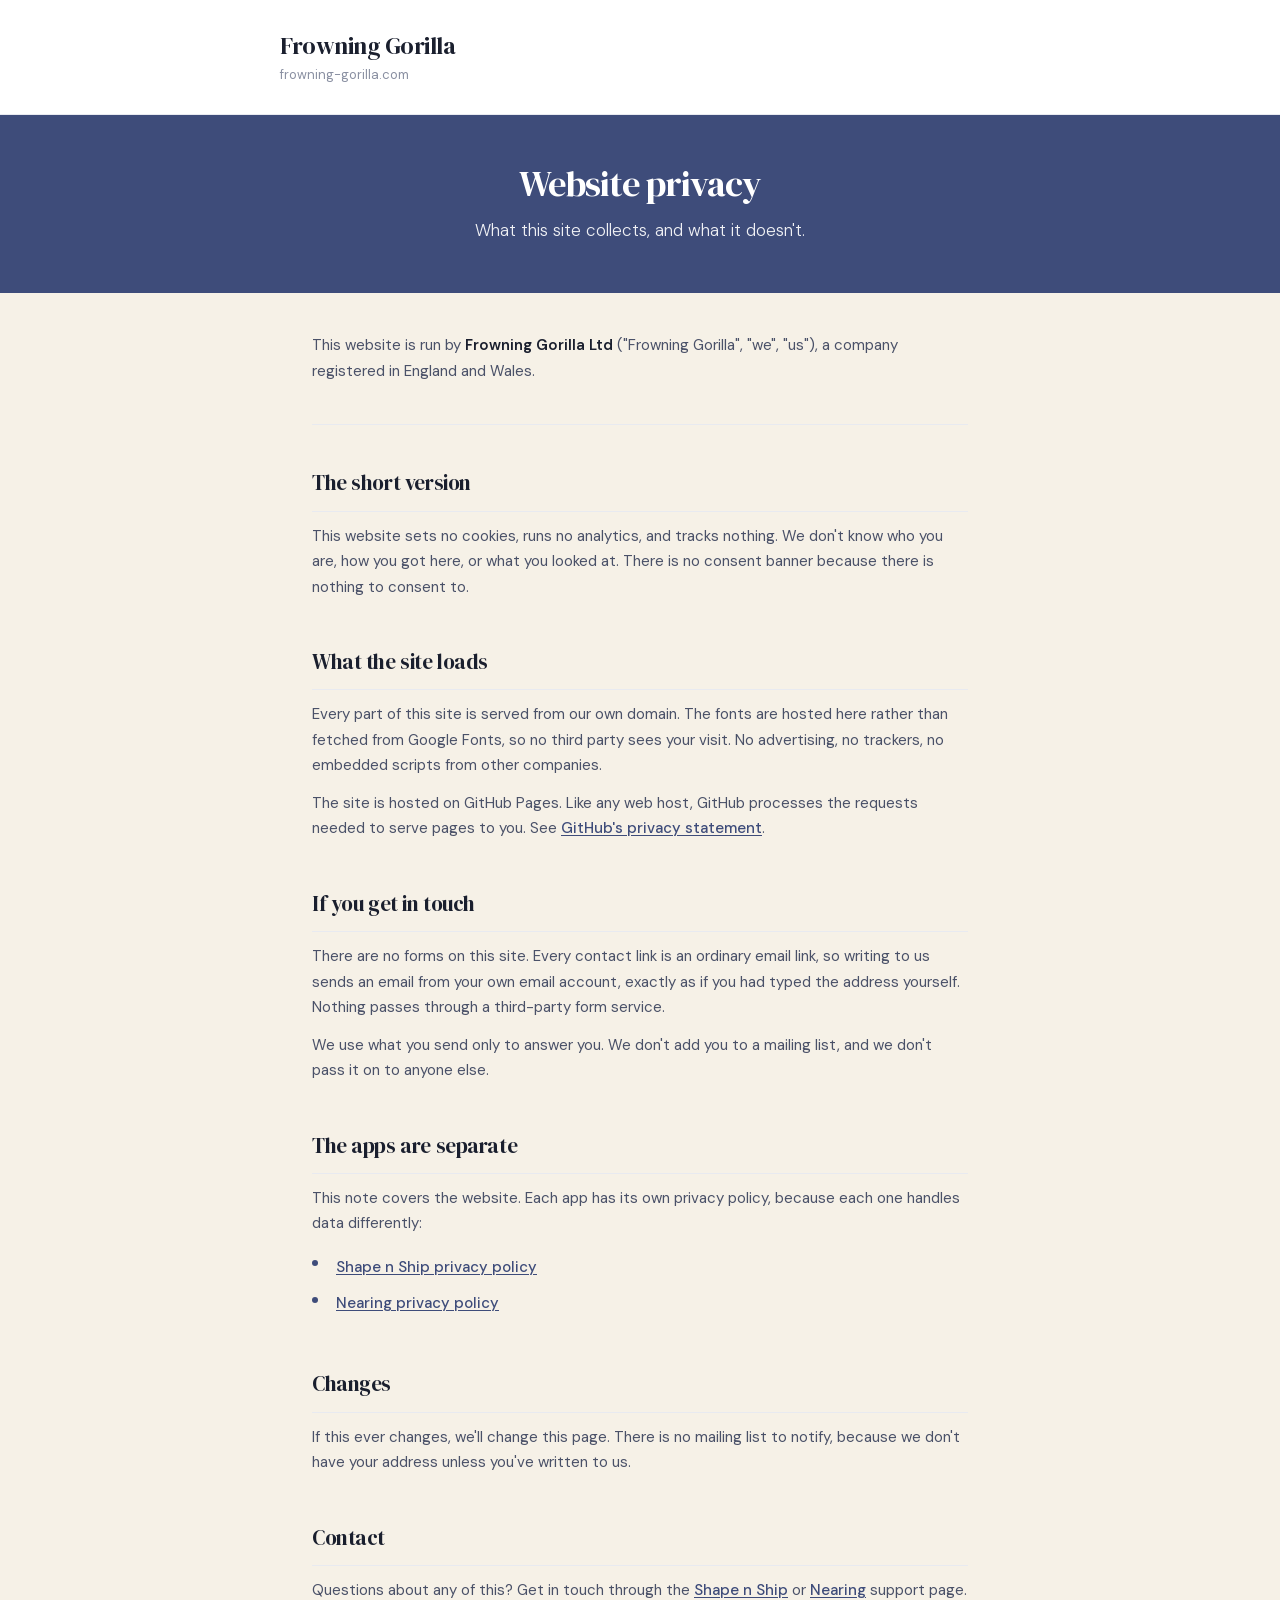
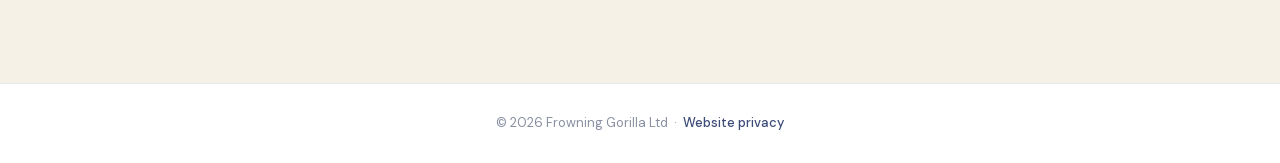
<file: site-privacy.html>
<!DOCTYPE html>
<html lang="en-GB">
<head>
  <meta charset="UTF-8">
  <meta name="viewport" content="width=device-width, initial-scale=1.0">
  <title>Website privacy — Frowning Gorilla</title>
  <meta name="description" content="What the Frowning Gorilla website collects, and what it doesn't. No cookies, no analytics, no tracking.">
  <link rel="stylesheet" href="styles.css">
</head>
<body class="fg">

<!--
  This page covers THIS WEBSITE only. Each app has its own privacy policy and
  they are not interchangeable — don't merge them.

  The "apps are separate" list below covers the current apps only. Eve Countdown
  is delisted; its policy stays on its own pages, serving the customers who still
  have the app, and isn't surfaced from the company site. See CLAUDE.md.
-->

<header>
  <div class="header-inner">
    <div class="header-text">
      <h1>Frowning Gorilla</h1>
      <p>frowning-gorilla.com</p>
    </div>
  </div>
</header>

<div class="hero">
  <h2>Website privacy</h2>
  <p>What this site collects, and what it doesn't.</p>
</div>

<main>

  <div class="intro">
    <p>This website is run by <strong>Frowning Gorilla Ltd</strong> ("Frowning Gorilla", "we", "us"), a company registered in England and Wales.</p>
  </div>

  <hr class="rule">

  <section>
    <h3>The short version</h3>
    <p>This website sets no cookies, runs no analytics, and tracks nothing. We don't know who you are, how you got here, or what you looked at. There is no consent banner because there is nothing to consent to.</p>
  </section>

  <section>
    <h3>What the site loads</h3>
    <p>Every part of this site is served from our own domain. The fonts are hosted here rather than fetched from Google Fonts, so no third party sees your visit. No advertising, no trackers, no embedded scripts from other companies.</p>
    <p>The site is hosted on GitHub Pages. Like any web host, GitHub processes the requests needed to serve pages to you. See <a href="https://docs.github.com/en/site-policy/privacy-policies/github-general-privacy-statement" rel="noopener">GitHub's privacy statement</a>.</p>
  </section>

  <section>
    <h3>If you get in touch</h3>
    <p>There are no forms on this site. Every contact link is an ordinary email link, so writing to us sends an email from your own email account, exactly as if you had typed the address yourself. Nothing passes through a third-party form service.</p>
    <p>We use what you send only to answer you. We don't add you to a mailing list, and we don't pass it on to anyone else.</p>
  </section>

  <section>
    <h3>The apps are separate</h3>
    <p>This note covers the website. Each app has its own privacy policy, because each one handles data differently:</p>
    <ul>
      <li><a href="shape-n-ship-privacy.html">Shape n Ship privacy policy</a></li>
      <li><a href="nearing-privacy.html">Nearing privacy policy</a></li>
    </ul>
  </section>

  <section>
    <h3>Changes</h3>
    <p>If this ever changes, we'll change this page. There is no mailing list to notify, because we don't have your address unless you've written to us.</p>
  </section>

  <section>
    <h3>Contact</h3>
    <p>Questions about any of this? Get in touch through the <a href="shape-n-ship-support.html">Shape n Ship</a> or <a href="nearing-support.html">Nearing</a> support page.</p>
  </section>

</main>

<footer>
  <p>© 2026 Frowning Gorilla Ltd &nbsp;·&nbsp; <a href="site-privacy.html">Website privacy</a></p>
</footer>

</body>
</html>
</file>
<file: styles.css>
/* ===========================================================================
   Frowning Gorilla — shared stylesheet

   To adopt: <link rel="stylesheet" href="styles.css"> AND class="fg" on <body>.
   A page may keep a small local <style> block only for rules genuinely unique
   to it.

   WHY THE CLASS: everything below the @font-face block is scoped to .fg, so
   this file cannot reach a page that still carries its own inline CSS. Those
   pages link it for the self-hosted fonts alone and must NOT add the class.

   That scope is load-bearing, not tidiness. Unscoped, `strong { font-weight:
   600 }` reached the frozen Eve pages — which define no strong rule of their
   own — dropping 12 elements from 700 to 600 and reflowing support.html 148px
   taller. The scope is what keeps the freeze intact as this file grows.

   Fonts are self-hosted (see fonts/README.md). Never add a fonts.googleapis.com
   link — no external dependencies, per CLAUDE.md.

   Per-app accent: add a theme class alongside .fg, or on any element within it.
     <body class="fg theme-shape-n-ship">   orange
     <body class="fg theme-nearing">        teal
     <body class="fg">                      company indigo — non-app pages

   Component rules (contact form, FAQ disclosure) are deliberately not here yet;
   they get added by the phase that first needs them, so each commit stays
   reviewable.
   =========================================================================== */

/* ── Fonts ─────────────────────────────────────────────────────────────────
   Unscoped on purpose: every page needs the faces, including the pages that
   opt out of the design system below.

   DM Sans is a variable font: one file covers the whole 300–600 range, so the
   weight range is declared rather than a face per weight. DM Serif Display is
   static 400 — there is no bold serif; don't ask for one, it would faux-bold.

   No italic face is shipped. <em> renders as a synthesised oblique, which is
   what the site has always done. Adding a real italic would change how existing
   pages render, including the frozen Eve Countdown pages.                    */

@font-face {
  font-family: 'DM Sans';
  font-style: normal;
  font-weight: 300 600;
  font-display: swap;
  src: url('fonts/dm-sans-latin.woff2') format('woff2');
  unicode-range: U+0000-00FF, U+0131, U+0152-0153, U+02BB-02BC, U+02C6, U+02DA, U+02DC, U+0304, U+0308, U+0329, U+2000-206F, U+20AC, U+2122, U+2191, U+2193, U+2212, U+2215, U+FEFF, U+FFFD;
}

@font-face {
  font-family: 'DM Sans';
  font-style: normal;
  font-weight: 300 600;
  font-display: swap;
  src: url('fonts/dm-sans-latin-ext.woff2') format('woff2');
  unicode-range: U+0100-02BA, U+02BD-02C5, U+02C7-02CC, U+02CE-02D7, U+02DD-02FF, U+0304, U+0308, U+0329, U+1D00-1DBF, U+1E00-1E9F, U+1EF2-1EFF, U+2020, U+20A0-20AB, U+20AD-20C0, U+2113, U+2C60-2C7F, U+A720-A7FF;
}

@font-face {
  font-family: 'DM Serif Display';
  font-style: normal;
  font-weight: 400;
  font-display: swap;
  src: url('fonts/dm-serif-display-latin.woff2') format('woff2');
  unicode-range: U+0000-00FF, U+0131, U+0152-0153, U+02BB-02BC, U+02C6, U+02DA, U+02DC, U+0304, U+0308, U+0329, U+2000-206F, U+20AC, U+2122, U+2191, U+2193, U+2212, U+2215, U+FEFF, U+FFFD;
}

@font-face {
  font-family: 'DM Serif Display';
  font-style: normal;
  font-weight: 400;
  font-display: swap;
  src: url('fonts/dm-serif-display-latin-ext.woff2') format('woff2');
  unicode-range: U+0100-02BA, U+02BD-02C5, U+02C7-02CC, U+02CE-02D7, U+02DD-02FF, U+0304, U+0308, U+0329, U+1D00-1DBF, U+1E00-1E9F, U+1EF2-1EFF, U+2020, U+20A0-20AB, U+20AD-20C0, U+2113, U+2C60-2C7F, U+A720-A7FF;
}


/* Archivo — display face for landing-page headlines. Variable, one file covers
   400–900, so the range is declared rather than a face per weight. Body copy
   stays DM Sans; Archivo is for headlines only.

   JetBrains Mono — labels, eyebrows and figures. Not for prose.

   Both are OFL, self-hosted, latin subset only (the site is en-GB). Same rule as
   the DM faces: never add a fonts.googleapis.com link.

   FILES REQUIRED IN fonts/ — see fonts/README.md:
     fonts/archivo-latin.woff2          (variable, wght 400–900)
     fonts/jetbrains-mono-latin.woff2   (variable, wght 400–700)                */

@font-face {
  font-family: 'Archivo';
  font-style: normal;
  font-weight: 400 900;
  font-display: swap;
  src: url('fonts/archivo-latin.woff2') format('woff2');
  unicode-range: U+0000-00FF, U+0131, U+0152-0153, U+02BB-02BC, U+02C6, U+02DA, U+02DC, U+0304, U+0308, U+0329, U+2000-206F, U+20AC, U+2122, U+2191, U+2193, U+2212, U+2215, U+FEFF, U+FFFD;
}

@font-face {
  font-family: 'JetBrains Mono';
  font-style: normal;
  font-weight: 400 700;
  font-display: swap;
  src: url('fonts/jetbrains-mono-latin.woff2') format('woff2');
  unicode-range: U+0000-00FF, U+0131, U+0152-0153, U+02BB-02BC, U+02C6, U+02DA, U+02DC, U+0304, U+0308, U+0329, U+2000-206F, U+20AC, U+2122, U+2191, U+2193, U+2212, U+2215, U+FEFF, U+FFFD;
}

/* ===========================================================================
   Everything below is scoped to .fg. None of it applies without the class.
   =========================================================================== */

/* ── Palette ───────────────────────────────────────────────────────────────
   Every accent comes as a pair, and the distinction is load-bearing:

     --accent       brand colour. Fills, bullets, icon tiles. NOT text.
     --accent-deep  anything a person has to read: links, and any band with
                    white text on it.

   The brand accents fail WCAG AA as text on --bg (teal #19BAB0 is 2.31:1,
   orange #E0641C is 3.35:1). The deep variants clear it (both 5.36:1). Using
   --accent for text is a bug, not a style choice.

   The theme classes below carry custom properties only. They are left unscoped
   because nothing outside .fg consumes these variables, so they cannot have a
   visual effect on a page that has not opted in.                             */

.fg {
  /* Company accent — non-app pages. Passes as text on --bg (7.99:1) and with
     white on it (8.33:1), so it needs no separate deep variant. */
  --accent:       #3E4C7A;
  --accent-deep:  #3E4C7A;
  --accent-light: #eef0f7;
  --accent-mid:   #c7cde3;

  --ink:          #1a1f2e;
  --ink-mid:      #4a5168;
  --ink-soft:     #8a90a2;
  --rule:         #e8eaf0;
  --bg:           #fafafa;
  --white:        #ffffff;
}

.theme-nearing {
  --accent:       #19BAB0;
  --accent-deep:  #0E7470;  /* 5.36:1 on --bg; white on it 5.60:1 */
  --accent-light: #e8f9f8;
  --accent-mid:   #b2e8e6;
}

.theme-shape-n-ship {
  --accent:       #E0641C;
  --accent-deep:  #B0470F;  /* 5.36:1 on --bg; white on it 5.59:1 */
  --accent-light: #fdf1e9;
  --accent-mid:   #f5cdaf;
}

/* ── Base ── */
.fg,
.fg *,
.fg *::before,
.fg *::after { box-sizing: border-box; margin: 0; padding: 0; }

body.fg {
  font-family: 'DM Sans', system-ui, sans-serif;
  font-size: 16px;
  background: var(--bg);
  color: var(--ink);
  line-height: 1.7;
  -webkit-font-smoothing: antialiased;
}

/* ── Header ── */
.fg header {
  background: var(--white);
  border-bottom: 1px solid var(--rule);
  padding: 0 2rem;
}

.fg .header-inner {
  max-width: 720px;
  margin: 0 auto;
  padding: 2rem 0 1.75rem;
  display: flex;
  align-items: center;
  gap: 1rem;
}

.fg .app-icon {
  width: 48px;
  height: 48px;
  background: var(--accent);
  border-radius: 12px;
  display: flex;
  align-items: center;
  justify-content: center;
  flex-shrink: 0;
}

.fg .app-icon svg { width: 28px; height: 28px; }

/* On most pages the app name in the header is the page's h1. On a landing page
   the hero headline is the real h1, so the name uses .brand instead — same
   treatment, no second h1. */
.fg .header-text h1,
.fg .header-text .brand {
  font-family: 'DM Serif Display', Georgia, serif;
  font-size: 1.5rem;
  font-weight: 400;
  color: var(--ink);
  letter-spacing: -0.02em;
  line-height: 1.2;
}

.fg .header-text p {
  font-size: 0.8125rem;
  color: var(--ink-soft);
  margin-top: 0.2rem;
  font-weight: 400;
}

/* On the support, privacy and terms pages the app name in the header links back
   to the app's landing page. Keep it reading as the heading it already is —
   inherit the colour, drop the body-link underline — with a hover underline as
   the only affordance. */
.fg .header-text h1 a { color: inherit; text-decoration: none; }
.fg .header-text h1 a:hover { text-decoration: underline; text-underline-offset: 3px; }

/* ── Hero band ──────────────────────────────────────────────────────────────
   Uses --accent-deep, not --accent. White on the brand teal is 2.42:1 and
   fails outright; on --accent-deep it is 5.60:1. The subtitle is 0.92 white
   because at the old 0.82 it lands at 4.33:1 — still short of AA.           */
.fg .hero {
  background: var(--accent-deep);
  padding: 3rem 2rem;
  text-align: center;
}

.fg .hero h1,
.fg .hero h2 {
  font-family: 'DM Serif Display', Georgia, serif;
  font-size: 2.25rem;
  font-weight: 400;
  color: var(--white);
  letter-spacing: -0.03em;
  line-height: 1.15;
}

.fg .hero p {
  color: rgba(255, 255, 255, 0.92);
  font-size: 1.0625rem;
  margin-top: 0.75rem;
  font-weight: 300;
}

/* Pre-launch status line, directly under a badge slot. Inherits the hero
   paragraph colour — don't fade it further. Deleted in the same commit that
   adds the badge; see CLAUDE.md.

   Must out-specify `.fg .hero p` (0,2,1), so this is `.fg .hero p.hero-status`
   (0,3,1) rather than the obvious `.fg .hero-status` (0,2,0) — which loses, and
   silently does nothing at all. */
.fg .hero p.hero-status {
  font-size: 0.9375rem;
  font-weight: 500;
  margin-top: 1.5rem;
}

/* ── Callout card ── */
.fg .callout {
  max-width: 720px;
  margin: 2.5rem auto 0;
  padding: 0 2rem;
}

.fg .callout-card {
  background: var(--accent-light);
  border: 1.5px solid var(--accent-mid);
  border-radius: 14px;
  padding: 1.5rem 1.75rem;
  display: flex;
  gap: 1rem;
  align-items: flex-start;
}

.fg .callout-card .icon {
  font-size: 1.5rem;
  flex-shrink: 0;
  margin-top: 0.1rem;
}

.fg .callout-card p {
  font-size: 1rem;
  color: var(--ink);
  font-weight: 500;
  line-height: 1.5;
}

.fg .callout-card p span {
  font-weight: 300;
  color: var(--ink-mid);
  display: block;
  margin-top: 0.25rem;
  font-size: 0.9375rem;
}

/* ── Main content ── */
.fg main {
  max-width: 720px;
  margin: 0 auto;
  padding: 2.5rem 2rem 5rem;
}

.fg section { margin-bottom: 2.75rem; }
.fg section:last-child { margin-bottom: 0; }

/* Lead-in paragraphs above the first rule on the legal pages. */
.fg .intro p { margin-bottom: 0.85rem; }

/* Section heading. It's h3 on pages whose h1 is the app name in the header and
   whose hero is an h2. On a landing page the hero takes the h1, so its sections
   are h2 — same treatment, no skipped level. */
.fg main h2,
.fg h3 {
  font-family: 'DM Serif Display', Georgia, serif;
  font-size: 1.3125rem;
  font-weight: 400;
  color: var(--ink);
  letter-spacing: -0.02em;
  margin-bottom: 0.75rem;
  padding-bottom: 0.6rem;
  border-bottom: 1px solid var(--rule);
}

.fg h4 {
  font-family: 'DM Sans', system-ui, sans-serif;
  font-size: 1rem;
  font-weight: 600;
  color: var(--ink);
  margin: 1.25rem 0 0.5rem;
}

.fg p {
  font-size: 0.9375rem;
  color: var(--ink-mid);
  margin-bottom: 0.75rem;
  font-weight: 400;
}

.fg p:last-child { margin-bottom: 0; }

.fg strong { color: var(--ink); font-weight: 600; }

.fg ul {
  list-style: none;
  margin: 0.5rem 0 0.75rem;
  padding: 0;
}

.fg ul li {
  font-size: 0.9375rem;
  color: var(--ink-mid);
  padding: 0.35rem 0 0.35rem 1.5rem;
  position: relative;
}

.fg ul li::before {
  content: '';
  position: absolute;
  left: 0;
  top: 0.7rem;
  width: 6px;
  height: 6px;
  border-radius: 50%;
  background: var(--accent);
}

/* ── Links ──────────────────────────────────────────────────────────────────
   Underlined at rest. This is an accessibility requirement, not a style
   preference — DO NOT remove them as a design cleanup.

   WCAG 1.4.1: a link identified by colour alone must contrast at least 3:1 with
   the text around it. Ours don't come close — measured against body copy, the
   company indigo is 1.06:1 and the teal and orange are 1.41:1. Strip the colour
   and the link disappears into the sentence. (All three still clear 4.5:1
   against the background; that's a different question.)

   Footer and nav link lists are exempt: a link that is the whole line is
   identifiable by position, so the criterion doesn't apply.                   */
.fg a {
  color: var(--accent-deep);
  text-decoration: underline;
  text-underline-offset: 2px;
  text-decoration-thickness: 1px;
  font-weight: 500;
}

/* Already underlined, so hover thickens rather than adds. */
.fg a:hover { text-decoration-thickness: 2px; }

.fg footer a,
.fg nav a { text-decoration: none; }

.fg footer a:hover,
.fg nav a:hover { text-decoration: underline; }

/* Keyboard focus must stay visible — don't remove without a replacement. */
.fg a:focus-visible,
.fg summary:focus-visible,
.fg button:focus-visible {
  outline: 2px solid var(--accent-deep);
  outline-offset: 2px;
  border-radius: 2px;
}

/* ── FAQ disclosure ─────────────────────────────────────────────────────────
   Ported from nearing-support.html, which still carries its own inline copy
   because it hasn't migrated. The marker uses --accent (decorative, not text),
   so the brand colour is fine here.                                          */
.fg details {
  border: 1px solid var(--rule);
  border-radius: 12px;
  background: var(--white);
  margin-bottom: 0.75rem;
  overflow: hidden;
}

.fg details summary {
  cursor: pointer;
  padding: 1rem 1.25rem;
  font-size: 0.9375rem;
  font-weight: 600;
  color: var(--ink);
  list-style: none;
  position: relative;
  padding-right: 2.5rem;
}

.fg details summary::-webkit-details-marker { display: none; }

.fg details summary::after {
  content: '+';
  position: absolute;
  right: 1.25rem;
  top: 50%;
  transform: translateY(-50%);
  color: var(--accent);
  font-size: 1.25rem;
  font-weight: 400;
}

.fg details[open] summary::after { content: '–'; }

.fg details .answer { padding: 0 1.25rem 1.1rem; }

.fg details img {
  max-width: 100%;
  border-radius: 10px;
  border: 1px solid var(--rule);
  margin: 0.5rem 0;
  display: block;
}

.fg details .caption {
  font-size: 0.8125rem;
  color: var(--ink-soft);
  font-style: italic;
  margin-bottom: 0.75rem;
}

/* ── Contact card ── */
.fg .contact-card {
  background: var(--accent-light);
  border: 1.5px solid var(--accent-mid);
  border-radius: 14px;
  padding: 1.5rem 1.75rem;
}

.fg .contact-card p {
  font-size: 0.9375rem;
  color: var(--ink);
}

.fg .rule { border: none; border-top: 1px solid var(--rule); margin: 2.5rem 0; }

/* ── Product screenshots ─────────────────────────────────────────────────────
   macOS window captures, saved as transparent PNGs with their own rounded
   corners and drop shadow baked in. Do NOT add a border, border-radius or
   box-shadow — the window already has them, and framing again double-frames it. */
.fg .shot { display: block; width: 100%; height: auto; margin-top: 1.25rem; }

/* A screenshot standing on its own (e.g. the landing hero), centred in the
   content column with the same width as the callout/body. The wrapper handles
   the spacing, so the image itself needs no top margin here. */
.fg .shot-figure {
  max-width: 720px;
  margin: 2.5rem auto 0;
  padding: 0 2rem;
}

.fg .shot-figure .shot { margin-top: 0; }

/* ── Footer ── */
.fg footer {
  background: var(--white);
  border-top: 1px solid var(--rule);
  padding: 1.75rem 2rem;
  text-align: center;
}

.fg footer p {
  font-size: 0.8125rem;
  color: var(--ink-soft);
  margin: 0;
}

.fg footer a { font-size: 0.8125rem; }

/* ── Responsive ── */
@media (max-width: 600px) {
  .fg .hero h1,
  .fg .hero h2 { font-size: 1.75rem; }
  .fg .callout-card { flex-direction: column; gap: 0.5rem; }
}


/* ===========================================================================
   SURFACE TOKENS + AUTOMATIC DARK THEME
   ---------------------------------------------------------------------------
   Added for the Shape n Ship landing page. Two parts:

   1. Surface tokens (--page, --panel, --hairline …). The original palette names
      what things ARE in the light theme (--white, --bg, --ink), which stops
      making sense once there are two themes — --white cannot go dark. Rather
      than rename them and touch nine pages, the new names sit alongside. Use
      the surface tokens in new work; the old names still resolve everywhere.
      A rename is a separate commit, and not an urgent one.

   2. An opt-in dark theme, driven by the visitor's own system setting via
      prefers-color-scheme. It is gated on .auto-theme, NOT on .fg, so it
      reaches only pages that have been reviewed in both themes. Adding the
      class is how a page opts in — one word per page, page by page.

      Gating matters: applied to .fg it would immediately re-theme the support,
      privacy and terms pages, none of which have been checked in dark. And the
      frozen Eve pages carry no .fg class at all, so they cannot be reached by
      this block under any circumstances.

   Opted in so far: shape-n-ship.html.

   WHY THE APP THEMES DON'T NEED A DARK VARIANT: both apps support light and
   dark, so the site following the visitor's setting is the honest signal. The
   brand accents do the same job in both themes — see the contrast notes below.
   =========================================================================== */

.fg {
  /* Light theme — warm paper, not the cold #fafafa. The app art is dark, and
     warm neutrals let a dark screenshot read as a deliberate graphic block. */
  --page:         #F6F1E7;
  --page-alt:     #FBF8F2;
  --panel:        #FFFFFF;
  --hairline:     #E0D8C8;

  --text:         #1F1913;  /* 14.9:1 on --page */
  --text-mid:     #574F47;  /*  7.1:1 on --page */
  --text-soft:    #6B6155;  /*  5.5:1 on --page — the floor. Nothing lighter
                               carries prose. */

}

@media (prefers-color-scheme: dark) {
  .fg.auto-theme {
    /* Warm near-black, matching the App Store screenshots. Not pure #000 —
       the app's own chrome is warm, and true black makes the screenshots'
       transparent corners visible as a seam. */
    --page:         #100D0B;
    --page-alt:     #17130F;
    --panel:        #1A1613;
    --hairline:     rgba(255, 255, 255, 0.10);

    --text:         #FFFFFF;  /* 19.5:1 on --page */
    --text-mid:     #A9A199;  /*  7.6:1 */
    --text-soft:    #8D857C;  /*  5.2:1 — the floor, same role as in light. */


    /* Company indigo, lifted for legibility on a dark page. Per-app overrides
       follow the surface block — see the note there about why the accent pair
       inverts. */
    --accent-deep:  #A9B4DC;  /* 10.1:1 on --page */
    --accent-light: #171A24;
    --accent-mid:   rgba(62, 76, 122, 0.50);

    /* Old names kept resolving so existing components survive the theme flip.
       --white is a raised surface here, which is exactly the misnomer note
       above. */
    --bg:           #100D0B;
    --white:        #1A1613;
    --ink:          #FFFFFF;
    --ink-mid:      #A9A199;
    --ink-soft:     #8D857C;
    --rule:         rgba(255, 255, 255, 0.10);
  }

  /* The accent pair inverts its logic in dark, and this is the interesting part:
     both brand accents PASS as text on the dark page — orange #E0641C at 5.5:1
     and teal #19BAB0 at 7.9:1 — which is the thing neither can do on the light
     background (3.35:1 and 2.31:1). Their deep variants would fail instead
     (2.4:1 and 2.2:1), so --accent-deep is remapped UP rather than down.

     For Nearing that means --accent and --accent-deep converge on the same
     value in dark: the brand teal is both the fill and the readable text. The
     rule from the light theme is unchanged — --accent for fills, --accent-deep
     for anything a person reads. Only the values move. */
  .fg.auto-theme.theme-shape-n-ship,
  .fg.auto-theme .theme-shape-n-ship {
    --accent-deep:  #F0A574;  /* 9.5:1 on --page */
    --accent-light: #241A13;  /* wash behind panels, not a text colour */
    --accent-mid:   rgba(224, 100, 28, 0.42);
    --accent-wash:  rgba(224, 100, 28, 0.10);
    --accent-edge:  rgba(224, 100, 28, 0.48);
  }

  .fg.auto-theme.theme-nearing,
  .fg.auto-theme .theme-nearing {
    --accent-deep:  #19BAB0;  /* 7.9:1 on --page */
    --accent-light: #0B1F1E;
    --accent-mid:   rgba(25, 186, 176, 0.42);
    --accent-wash:  rgba(25, 186, 176, 0.11);
    --accent-edge:  rgba(25, 186, 176, 0.46);
  }
}

/* ── Site navigation ────────────────────────────────────────────────────────
   Shared across app pages so none of them is a dead end. Currently used by
   shape-n-ship.html; nearing.html and the support pages adopt it as each is
   reworked.

   The company mark is rendered as a mask so it takes the current text colour —
   the SVG's navy gradient is invisible on a dark page, and at 26px the gradient
   reads as flat anyway. index.html keeps the full illustration at 56px.

   Nav links are exempt from the underline-at-rest rule: a link that is the
   whole line is identifiable by position. See CLAUDE.md.                      */
.fg .site-nav {
  background: var(--page);
  border-bottom: 1px solid var(--hairline);
  padding: 0 2rem;
}

.fg .site-nav-inner {
  max-width: 1080px;
  margin: 0 auto;
  height: 66px;
  display: flex;
  align-items: center;
  justify-content: space-between;
  gap: 1.5rem;
}

.fg .site-nav-home {
  display: flex;
  align-items: center;
  gap: 0.7rem;
  font-family: 'JetBrains Mono', ui-monospace, monospace;
  font-size: 0.71875rem;
  font-weight: 500;
  letter-spacing: 0.14em;
  text-transform: uppercase;
  color: var(--text);
  text-decoration: none;
  flex-shrink: 0;
}

.fg .site-nav-home .mark {
  width: 26px;
  height: 26px;
  flex-shrink: 0;
  background: var(--text);
  -webkit-mask: url('frowning-gorilla-logo.svg') center / contain no-repeat;
  mask: url('frowning-gorilla-logo.svg') center / contain no-repeat;
}

.fg .site-nav ul {
  list-style: none;
  display: flex;
  align-items: center;
  gap: 1.875rem;
  margin: 0;
  padding: 0;
}

.fg .site-nav ul li { padding: 0; }
.fg .site-nav ul li::before { content: none; }

.fg .site-nav ul a {
  font-family: 'JetBrains Mono', ui-monospace, monospace;
  font-size: 0.6875rem;
  font-weight: 500;
  letter-spacing: 0.13em;
  text-transform: uppercase;
  color: var(--text-soft);
  text-decoration: none;
  padding-bottom: 3px;
  border-bottom: 2px solid transparent;
}

.fg .site-nav ul a:hover { color: var(--text); text-decoration: none; }

/* Current page. aria-current does the work, so the styling has a real hook
   rather than a class the markup has to remember to keep in sync. */
.fg .site-nav ul a[aria-current='page'] {
  color: var(--text);
  border-bottom-color: var(--accent);
}

@media (max-width: 720px) {
  .fg .site-nav { padding: 0 1.25rem; }
  .fg .site-nav-inner { height: auto; padding: 0.9rem 0; flex-wrap: wrap; gap: 0.75rem 1.25rem; }
  .fg .site-nav ul { gap: 1.25rem; }
}

/* ── Accent derivatives, per app ─────────────────────────────────────────────
   --accent-wash and --accent-edge are tints of the app's accent, so they cannot
   live in a single shared declaration. They were introduced with orange values
   because only one page used them; a second app makes that a bug. Declared here
   at (0,2,0) rather than edited into the original theme blocks above, so the
   diff stays additive.

   Company indigo is the default for non-app pages.                            */
.fg {
  --accent-wash: rgba(62, 76, 122, 0.07);
  --accent-edge: rgba(62, 76, 122, 0.30);
}

.fg.theme-shape-n-ship,
.fg .theme-shape-n-ship {
  --accent-wash: rgba(224, 100, 28, 0.07);
  --accent-edge: rgba(224, 100, 28, 0.30);
}

.fg.theme-nearing,
.fg .theme-nearing {
  --accent-wash: rgba(25, 186, 176, 0.09);
  --accent-edge: rgba(25, 186, 176, 0.34);
}


/* ===========================================================================
   LANDING PAGES
   ---------------------------------------------------------------------------
   Shared by shape-n-ship.html and nearing.html. This block started as a local
   <style> in shape-n-ship.html with a note to promote it here rather than copy
   it when a second page adopted the design. Nearing adopted it; this is that
   promotion. Do not copy these rules into a page again.

   Two things to know before editing:

   1. styles.css styles the bare tags — .fg header, .fg main, .fg section,
      .fg footer — at (0,1,1). A landing page reuses all four, so a
      single-class .lp-* rule (0,1,0) silently LOSES to them. Every selector
      here is ".fg .lp-…" (0,2,0), and the inherited tag defaults are zeroed in
      the reset block at the top. Both are load-bearing and neither is visible
      until measured: .fg main {max-width:720px} once capped the whole layout
      at reading width, which is the single thing this design exists to avoid.

   2. The shared .hero and .callout CLASSES are deliberately unused. A landing
      hero is a full-bleed stage, not a solid accent band, and overriding a
      shared component on one page would make the shared version meaningless.

   Screenshots come in two kinds and are framed differently — see .shot (self-
   framed transparent captures, never framed again) and .lp-figure (opaque
   photographs, which need the frame the capture doesn't have).
   =========================================================================== */
.fg main.lp-main { max-width: none; margin: 0; padding: 0; }
.fg .lp-section,
.fg .lp-band { margin-bottom: 0; }
.fg header.lp-hero { border-bottom: none; }
.fg footer.lp-footer { padding: 2.25rem 0; }


/* Wider than the 720px reading column. The whole argument for this design is
   that a 1500px screenshot should not be shown at thumbnail size. */
.fg .lp-wrap { max-width: 1080px; margin: 0 auto; padding: 0 2rem; }

body.fg { background: var(--page); color: var(--text); }

/* ── Hero ── */
.fg .lp-hero { background: var(--page); padding: 5.5rem 0 3.5rem; }

.fg .lp-eyebrow {
  font-family: 'JetBrains Mono', ui-monospace, monospace;
  font-size: 0.71875rem;
  font-weight: 500;
  letter-spacing: 0.2em;
  text-transform: uppercase;
  color: var(--accent-deep);
}

.fg .lp-hero h1 {
  font-family: 'Archivo', 'Helvetica Neue', Arial, sans-serif;
  font-size: clamp(2.625rem, 6.2vw, 4.625rem);
  font-weight: 900;
  letter-spacing: -0.045em;
  line-height: 0.94;
  color: var(--text);
  max-width: 20ch;
  margin: 1.4rem 0 0;
  text-wrap: balance;
}

.fg .lp-lede {
  font-size: 1.1875rem;
  line-height: 1.55;
  font-weight: 300;
  color: var(--text-mid);
  max-width: 42rem;
  margin-top: 1.35rem;
  text-wrap: pretty;
}

/* Pre-launch status. Deleted in the same commit that adds the badge — the
   two must never both appear. See CLAUDE.md. */
.fg .lp-status {
  display: inline-flex;
  align-items: center;
  gap: 0.6rem;
  margin-top: 1.9rem;
  padding: 0.6rem 1.1rem;
  border: 1px solid var(--accent-edge);
  border-radius: 999px;
  background: var(--accent-wash);
  font-family: 'JetBrains Mono', ui-monospace, monospace;
  font-size: 0.6875rem;
  font-weight: 500;
  letter-spacing: 0.16em;
  text-transform: uppercase;
  color: var(--accent-deep);
}

.fg .lp-status .dot { width: 6px; height: 6px; border-radius: 50%; background: var(--accent); flex-shrink: 0; }

/* ── Lead screenshot ────────────────────────────────────────────────────
   Full-bleed and cropped. The capture is a transparent PNG with its own
   window chrome and shadow, so it needs no frame — it is wider than the
   viewport on purpose and the bottom fades into the page. */
.fg .lp-stage { position: relative; overflow: hidden; margin-top: 1rem; }

.fg .lp-stage img {
  display: block;
  width: 116%;
  max-width: none;
  margin-left: -8%;
  height: auto;
}

/* Dark only. The fade works by painting the page colour over the bottom of
   the capture, which is invisible when the page and the screenshot share a
   luminance range — true in dark (#100D0B over near-black UI) and false in
   light, where it would lay #F6F1E7 over 127px of live window content and
   read as a broken image. In light the capture already ends on its own
   baked drop shadow, so it needs no fade at all. */
@media (prefers-color-scheme: dark) {
  .fg.auto-theme .lp-stage::after {
    content: '';
    position: absolute;
    left: 0; right: 0; bottom: 0;
    height: 26%;
    background: linear-gradient(180deg, transparent, var(--page) 88%);
    pointer-events: none;
  }
}

/* ── Sourced claim ── */
.fg .lp-claim {
  margin-top: 1rem;
  padding: 1.6rem 1.75rem;
  background: var(--panel);
  border: 1px solid var(--hairline);
  border-left: 3px solid var(--accent);
  border-radius: 12px;
  display: flex;
  gap: 1.1rem;
  align-items: flex-start;
}

.fg .lp-claim .flag { color: var(--accent); font-size: 1.35rem; line-height: 1.2; flex-shrink: 0; }
.fg .lp-claim p { font-size: 1.0625rem; line-height: 1.55; color: var(--text); font-weight: 500; }
.fg .lp-claim p span {
  display: block;
  margin-top: 0.4rem;
  font-size: 0.9375rem;
  font-weight: 400;
  color: var(--text-mid);
}

/* ── Sections ── */
.fg .lp-section { padding: 5rem 0; }
.fg .lp-section.alt { background: var(--page-alt); }

.fg .lp-head {
  display: flex;
  align-items: baseline;
  justify-content: space-between;
  gap: 2rem;
  flex-wrap: wrap;
  padding-bottom: 1.4rem;
  border-bottom: 1px solid var(--hairline);
}

.fg .lp-head h2 {
  font-family: 'Archivo', 'Helvetica Neue', Arial, sans-serif;
  font-size: clamp(1.875rem, 3.4vw, 2.375rem);
  font-weight: 800;
  letter-spacing: -0.035em;
  line-height: 1.05;
  color: var(--text);
  /* the shared sheet gives main h2 a rule and serif face; neither wanted here */
  border-bottom: none;
  padding-bottom: 0;
  margin-bottom: 0;
}

.fg .lp-head .note {
  font-family: 'JetBrains Mono', ui-monospace, monospace;
  font-size: 0.6875rem;
  letter-spacing: 0.14em;
  text-transform: uppercase;
  color: var(--text-soft);
}

/* ── Steps ── */
.fg .lp-step { padding-top: 3.25rem; }

.fg .lp-step-text {
  display: grid;
  grid-template-columns: 15rem 1fr;
  gap: 2.5rem;
  align-items: start;
}

.fg .lp-step-num {
  font-family: 'JetBrains Mono', ui-monospace, monospace;
  font-size: 0.75rem;
  font-weight: 700;
  letter-spacing: 0.14em;
  color: var(--accent-deep);
  display: block;
  margin-bottom: 0.5rem;
}

.fg .lp-step h3 {
  font-family: 'Archivo', 'Helvetica Neue', Arial, sans-serif;
  font-size: 1.5rem;
  font-weight: 700;
  letter-spacing: -0.025em;
  line-height: 1.15;
  color: var(--text);
  border-bottom: none;
  padding-bottom: 0;
  margin: 0;
}

.fg .lp-step p { font-size: 1rem; line-height: 1.65; color: var(--text-mid); max-width: 46rem; }
.fg .lp-step .shot { margin-top: 1.9rem; }

/* A "read more" link closing a landing section — the same small mono label
   affordance as the homepage app-row links (.lp-app-link), pointing at the
   support page's getting-started walkthrough. */
.fg .lp-more { margin-top: 3rem; }
.fg .lp-more a {
  font-family: 'JetBrains Mono', ui-monospace, monospace;
  font-size: 0.75rem;
  font-weight: 500;
  letter-spacing: 0.1em;
  text-transform: uppercase;
  color: var(--accent-deep);
}

/* ── Bring-your-own-AI band ─────────────────────────────────────────────
   The only place the page inverts against its own theme: in light mode this
   band stays dark, because the prompt capture is dark and a dark band gives
   it an edge without a border. In dark mode it becomes --page-alt with
   hairlines top and bottom — see the media query below. */
.fg .lp-band { background: #14100E; padding: 5rem 0; }

/* In dark mode #14100E measures 1.02:1 against --page — an invisible band
   and, with it, no stage for the capture. So the band becomes the raised
   surface, and the hairlines do the separating: at these luminances a 1px
   rule reads where a 5% background shift does not. */
@media (prefers-color-scheme: dark) {
  .fg.auto-theme .lp-band,
  .fg.auto-theme.theme-shape-n-ship .lp-band,
  .fg.auto-theme.theme-nearing .lp-band {
    background: var(--page-alt);
    border-top: 1px solid var(--hairline);
    border-bottom: 1px solid var(--hairline);
  }
}
/* Out-specifies .fg .lp-band p below, which would otherwise inflate the
   band's mono label to lede size. */
.fg .lp-band p.lp-eyebrow {
  font-size: 0.71875rem;
  font-weight: 500;
  line-height: 1.7;
  color: #A9B4DC;  /* company indigo, lifted for the dark band. 10.1:1 */
}
.fg .lp-band h2 {
  font-family: 'Archivo', 'Helvetica Neue', Arial, sans-serif;
  font-size: clamp(1.875rem, 3.4vw, 2.375rem);
  font-weight: 800;
  letter-spacing: -0.035em;
  line-height: 1.08;
  color: #fff;
  border-bottom: none;
  padding-bottom: 0;
  margin: 1.1rem 0 0;
  max-width: 24ch;
  text-wrap: balance;
}
.fg .lp-band p { color: #A9A199; font-size: 1.0625rem; line-height: 1.6; max-width: 34rem; }
.fg .lp-band p strong { color: #fff; font-weight: 600; }
.fg .lp-band a { color: #A9B4DC; }

.fg.theme-shape-n-ship .lp-band p.lp-eyebrow,
.fg.theme-shape-n-ship .lp-band a { color: #F0A574; }
.fg .lp-band-grid { display: grid; grid-template-columns: 1fr 1.15fr; gap: 3.5rem; align-items: center; }
.fg .lp-band-copy { display: flex; flex-direction: column; gap: 1rem; }
/* No border, radius or shadow — same rule as .shot in styles.css. The
   capture is a transparent PNG with its own rounded window chrome and baked
   shadow, so any frame here lands out in the transparent margin and boxes
   the window in a rectangle it doesn't have. */
.fg .lp-band-shot img { display: block; width: 100%; height: auto; }

/* ── Pricing ── */
.fg .lp-prices { display: grid; grid-template-columns: 1fr 1fr; gap: 1.75rem; padding-top: 3.25rem; }

.fg .lp-price {
  background: var(--panel);
  border: 1px solid var(--hairline);
  border-radius: 14px;
  padding: 2rem 2.1rem;
  display: flex;
  flex-direction: column;
  gap: 0.75rem;
}

.fg .lp-price.pro { border: 1.5px solid var(--accent-edge); background: var(--accent-wash); }

.fg .lp-price .tier {
  font-family: 'JetBrains Mono', ui-monospace, monospace;
  font-size: 0.6875rem;
  font-weight: 500;
  letter-spacing: 0.16em;
  text-transform: uppercase;
  color: var(--text-soft);
}

.fg .lp-price.pro .tier { color: var(--accent-deep); }

.fg .lp-price h3 {
  font-family: 'Archivo', 'Helvetica Neue', Arial, sans-serif;
  font-size: 1.625rem;
  font-weight: 700;
  letter-spacing: -0.03em;
  line-height: 1.15;
  color: var(--text);
  border-bottom: none;
  padding-bottom: 0;
  margin: 0;
}

/* Figures set in the surrounding face with tabular widths. A monospace
   inset was tried and removed: mono gives the full stop the same cell as a
   digit, so "$34.99" opened up into "$34 . 99" at headline size. Applied to
   the card so the lifetime and launch figures agree. */
.fg .lp-price { font-variant-numeric: tabular-nums; }

.fg .lp-price p { font-size: 0.9375rem; line-height: 1.6; color: var(--text-mid); }

.fg .lp-price .launch {
  margin-top: 0.35rem;
  padding-top: 0.9rem;
  border-top: 1px solid var(--hairline);
  color: var(--text-mid);
}

.fg .lp-price .launch strong { color: var(--text); font-weight: 600; }

.fg .lp-footnotes { padding-top: 2rem; display: flex; flex-direction: column; gap: 0.5rem; }
.fg .lp-footnotes p { font-size: 0.875rem; color: var(--text-soft); }

/* ── Footer ── */
.fg .lp-footer {
  background: var(--page-alt);
  border-top: 1px solid var(--hairline);
  padding: 2.25rem 0;
  text-align: center;
}

.fg .lp-footer p { font-size: 0.8125rem; color: var(--text-soft); }
.fg .lp-footer a { color: var(--text-soft); font-size: 0.8125rem; text-decoration: none; }
.fg .lp-footer a:hover { color: var(--text); text-decoration: underline; }

/* ── Responsive ── */
@media (max-width: 860px) {
  .fg .lp-step-text { grid-template-columns: 1fr; gap: 0.9rem; }
  .fg .lp-band-grid { grid-template-columns: 1fr; gap: 2.25rem; }
  .fg .lp-prices { grid-template-columns: 1fr; }
}

@media (max-width: 600px) {
  .fg .lp-wrap { padding: 0 1.25rem; }
  .fg .lp-hero { padding: 3.25rem 0 2.5rem; }
  .fg .lp-section, .fg .lp-band { padding: 3.25rem 0; }
  .fg .lp-stage img { width: 148%; margin-left: -24%; }
  .fg .lp-claim { padding: 1.25rem 1.35rem; }
  .fg .lp-price { padding: 1.5rem 1.5rem; }
}

/* ── Opaque screenshot figures ──────────────────────────────────────────────
   Nearing's captures are JPEGs: rectangular, opaque, no window chrome and no
   baked shadow. They are the opposite case to .shot and need exactly what .shot
   forbids — a radius, a hairline and a shadow — because without them a
   photograph bleeds into the page with a hard machine edge.

   Don't merge these two rules. Which one applies depends on how the file was
   exported, not on which page it sits on.                                     */
.fg .lp-figure {
  display: block;
  width: 100%;
  height: auto;
  border-radius: 14px;
  border: 1px solid var(--hairline);
  box-shadow: 0 18px 44px rgba(0, 0, 0, 0.22);
  margin-top: 1.9rem;
}

.fg .lp-figure.lead { margin-top: 1rem; }

/* Copy beside a figure rather than above it — used where the capture is close
   to square and full width would waste the column. */
.fg .lp-split {
  display: grid;
  grid-template-columns: 1fr 1.1fr;
  gap: 3rem;
  /* start, not center: the device cutout is ~690px tall against ~230px of copy,
     and centring the short column pushed the copy 281px below the heading it
     belongs to — a hole directly under the section rule. Aligning to the top
     puts the height difference below the copy, where unequal columns read as
     normal. */
  align-items: start;
  padding-top: 3.25rem;
}

.fg .lp-split .lp-figure { margin-top: 0; }
.fg .lp-split-copy { display: flex; flex-direction: column; gap: 0.75rem; }
.fg .lp-split-copy p { font-size: 1rem; line-height: 1.65; color: var(--text-mid); }

.fg .lp-band .lp-quote-grid {
  display: grid;
  grid-template-columns: 1fr 1fr;
  gap: 3.5rem;
  align-items: start;
}

@media (max-width: 860px) {
  .fg .lp-split,
  .fg .lp-band .lp-quote-grid { grid-template-columns: 1fr; gap: 2rem; }
}

/* ── Prose block inside a landing section ───────────────────────────────────
   A run of paragraphs under a .lp-head, where the section makes its point in
   words and the screenshot (if any) follows. Same top rhythm as .lp-step.     */
.fg .lp-prose { padding-top: 3.25rem; }
.fg .lp-prose p { font-size: 1.0625rem; line-height: 1.65; color: var(--text-mid); max-width: 46rem; }

/* ── Per-app band colour ────────────────────────────────────────────────────
   .lp-band is dark in BOTH themes, so its colours are literal rather than
   tokens — which means each app needs its own. Warm near-black carries orange;
   teal wants the green side of neutral or it reads muddy.                     */
.fg.theme-nearing .lp-band { background: #0A1615; }

.fg.theme-nearing .lp-band p.lp-eyebrow,
.fg.theme-nearing .lp-band a { color: #19BAB0; }

/* ── Device cutout ──────────────────────────────────────────────────────────
   The third kind of image on the site, after .shot and .lp-figure: a device
   photographed against nothing, saved as a transparent PNG with the Dynamic
   Island cut out. It gets no border and no radius — there is no rectangle to
   trace — and its shadow is a filter rather than a box-shadow, because
   drop-shadow follows the alpha channel while box-shadow would draw the
   bounding box in mid-air.

   Sized at its natural width and centred: the screen is 343px across and there
   is no more resolution behind it, so stretching it to fill the column would
   only soften the widgets that are the subject.                               */
.fg .lp-device {
  display: block;
  width: auto;
  max-width: 100%;
  height: auto;
  margin: 0 auto;
  filter: drop-shadow(0 18px 30px rgba(0, 0, 0, 0.38));
}


/* ===========================================================================
   COMPANY FRONT (index.html)
   ---------------------------------------------------------------------------
   The homepage reuses the landing-page block above — same hero, sections, band
   and wrap — so the company front and the app pages read as one site. Only the
   pieces that exist nowhere else live here.

   It carries NO theme class on <body>, so it runs on company indigo, and each
   app row carries its own theme class. That nesting is what FIX 2 above exists
   for; before it, a nested theme class picked up the accent pair but kept the
   previous scope's wash, edge and dark remaps.
   =========================================================================== */

/* Company mark in the hero. Masked to --text rather than drawn, for the same
   reason as the nav mark: the SVG is a navy illustration and vanishes on the
   dark page. The homepage used to show it bare at 56px, which was correct while
   the page was light-only and is a hole now that it isn't. */
.fg .lp-mark {
  width: 60px;
  height: 60px;
  background: var(--text);
  -webkit-mask: url('frowning-gorilla-logo.svg') center / contain no-repeat;
  mask: url('frowning-gorilla-logo.svg') center / contain no-repeat;
  margin-bottom: 1.75rem;
}

/* ── App rows ───────────────────────────────────────────────────────────────
   Two apps, one row each, direction alternating via .flip. Deliberately not
   :nth-child — with exactly two rows an explicit class is easier to read than a
   selector the markup can silently reorder out from under.

   These replace the old .app-card: a small white card with a 4px accent stripe
   down its left edge, three of which fitted above the fold and none of which
   showed the app. A company front whose entire product line is two apps can
   afford to show both.                                                        */
.fg .lp-app {
  display: grid;
  grid-template-columns: 1fr 1.2fr;
  gap: 3.5rem;
  align-items: center;
  padding-top: 3.25rem;
}

.fg .lp-app + .lp-app { padding-top: 4.5rem; }

/* Screenshot first in the source, second on screen — so the reading order
   stays name-then-picture on narrow widths where the grid collapses.

   The track sizes have to be mirrored too, not just the order: 'order' moves
   items between existing tracks, so on its own it put the stage in the NARROW
   track and handed the copy the wide one. That made the flipped row a different
   component rather than a mirror of the first — Nearing's capture came out 20%
   narrower than Shape n Ship's. */
.fg .lp-app.flip { grid-template-columns: 1.2fr 1fr; }
.fg .lp-app.flip .lp-app-copy { order: 2; }

.fg .lp-app-copy { display: flex; flex-direction: column; gap: 0.85rem; align-items: flex-start; }

.fg .lp-app-copy h3 {
  font-family: 'Archivo', 'Helvetica Neue', Arial, sans-serif;
  font-size: clamp(2rem, 3.6vw, 2.625rem);
  font-weight: 800;
  letter-spacing: -0.04em;
  line-height: 1;
  color: var(--text);
  border-bottom: none;
  padding-bottom: 0;
  margin: 0.15rem 0 0;
}

.fg .lp-app-copy p { font-size: 1.0625rem; line-height: 1.6; color: var(--text-mid); max-width: 34rem; }

/* (0,2,1) to out-specify the line above, which otherwise repaints the eyebrow
   --text-mid and takes the row's accent with it. */
.fg .lp-app-copy p.lp-eyebrow { font-size: 0.71875rem; line-height: 1.7; color: var(--accent-deep); }

.fg .lp-app-copy .lp-app-link a {
  font-family: 'JetBrains Mono', ui-monospace, monospace;
  font-size: 0.75rem;
  font-weight: 500;
  letter-spacing: 0.1em;
  text-transform: uppercase;
  color: var(--accent-deep);
}

/* The stage is the frame, so the capture inside it gets none — which is what
   lets one rule hold both kinds of screenshot. Shape n Ship's is a transparent
   window capture with its own chrome and baked shadow; Nearing's is an opaque
   JPEG with a hard rectangular edge. Framed individually they would be .shot
   and .lp-figure respectively and would not match each other on the same page.
   Sitting on a tinted panel, the transparent one floats and the opaque one is
   contained, and both read as the same treatment.

   The tint is the app's own accent at 7–11%, which is the only place on this
   page the two accents appear as fills. */
.fg .lp-app-stage {
  background: var(--accent-wash);
  border: 1px solid var(--hairline);
  border-radius: 18px;
  padding: 1.6rem;
  overflow: hidden;
}

.fg .lp-app-stage img {
  display: block;
  width: 100%;
  height: auto;
  border-radius: 10px;
}

@media (max-width: 900px) {
  .fg .lp-app,
  .fg .lp-app.flip { grid-template-columns: 1fr; gap: 2rem; }
  .fg .lp-app.flip .lp-app-copy { order: 0; }
  .fg .lp-app-stage { padding: 1rem; }
}

/* ── The name, as the closing band ──────────────────────────────────────────
   One column, not .lp-band-grid — there is no screenshot for a story about
   facial muscles, and inventing one to fill the right-hand column is how a page
   ends up with a stock photo of a gorilla on it. */
.fg .lp-band-solo { max-width: 46rem; }
.fg .lp-band-solo h2 { margin-bottom: 1.1rem; }
.fg .lp-band-solo p { max-width: none; }
.fg .lp-band-solo p + p { margin-top: 1rem; }
</file>
